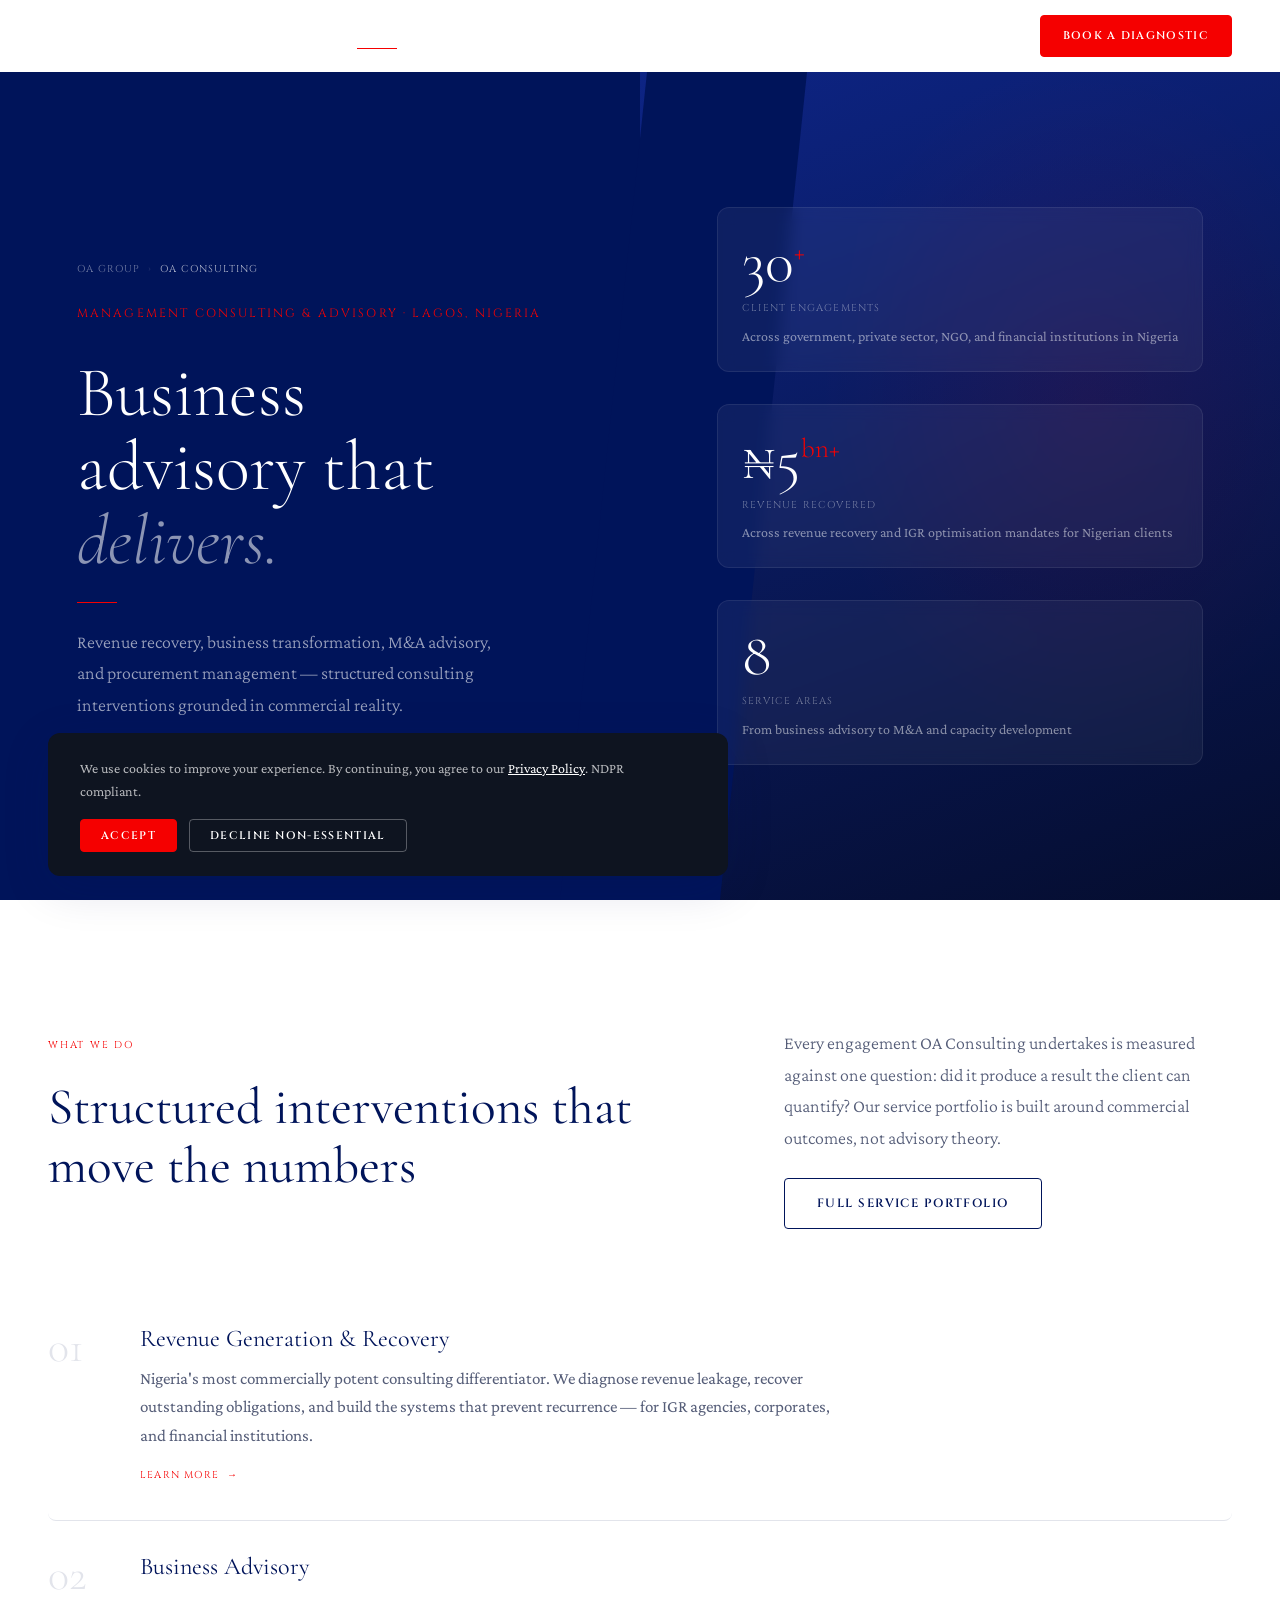
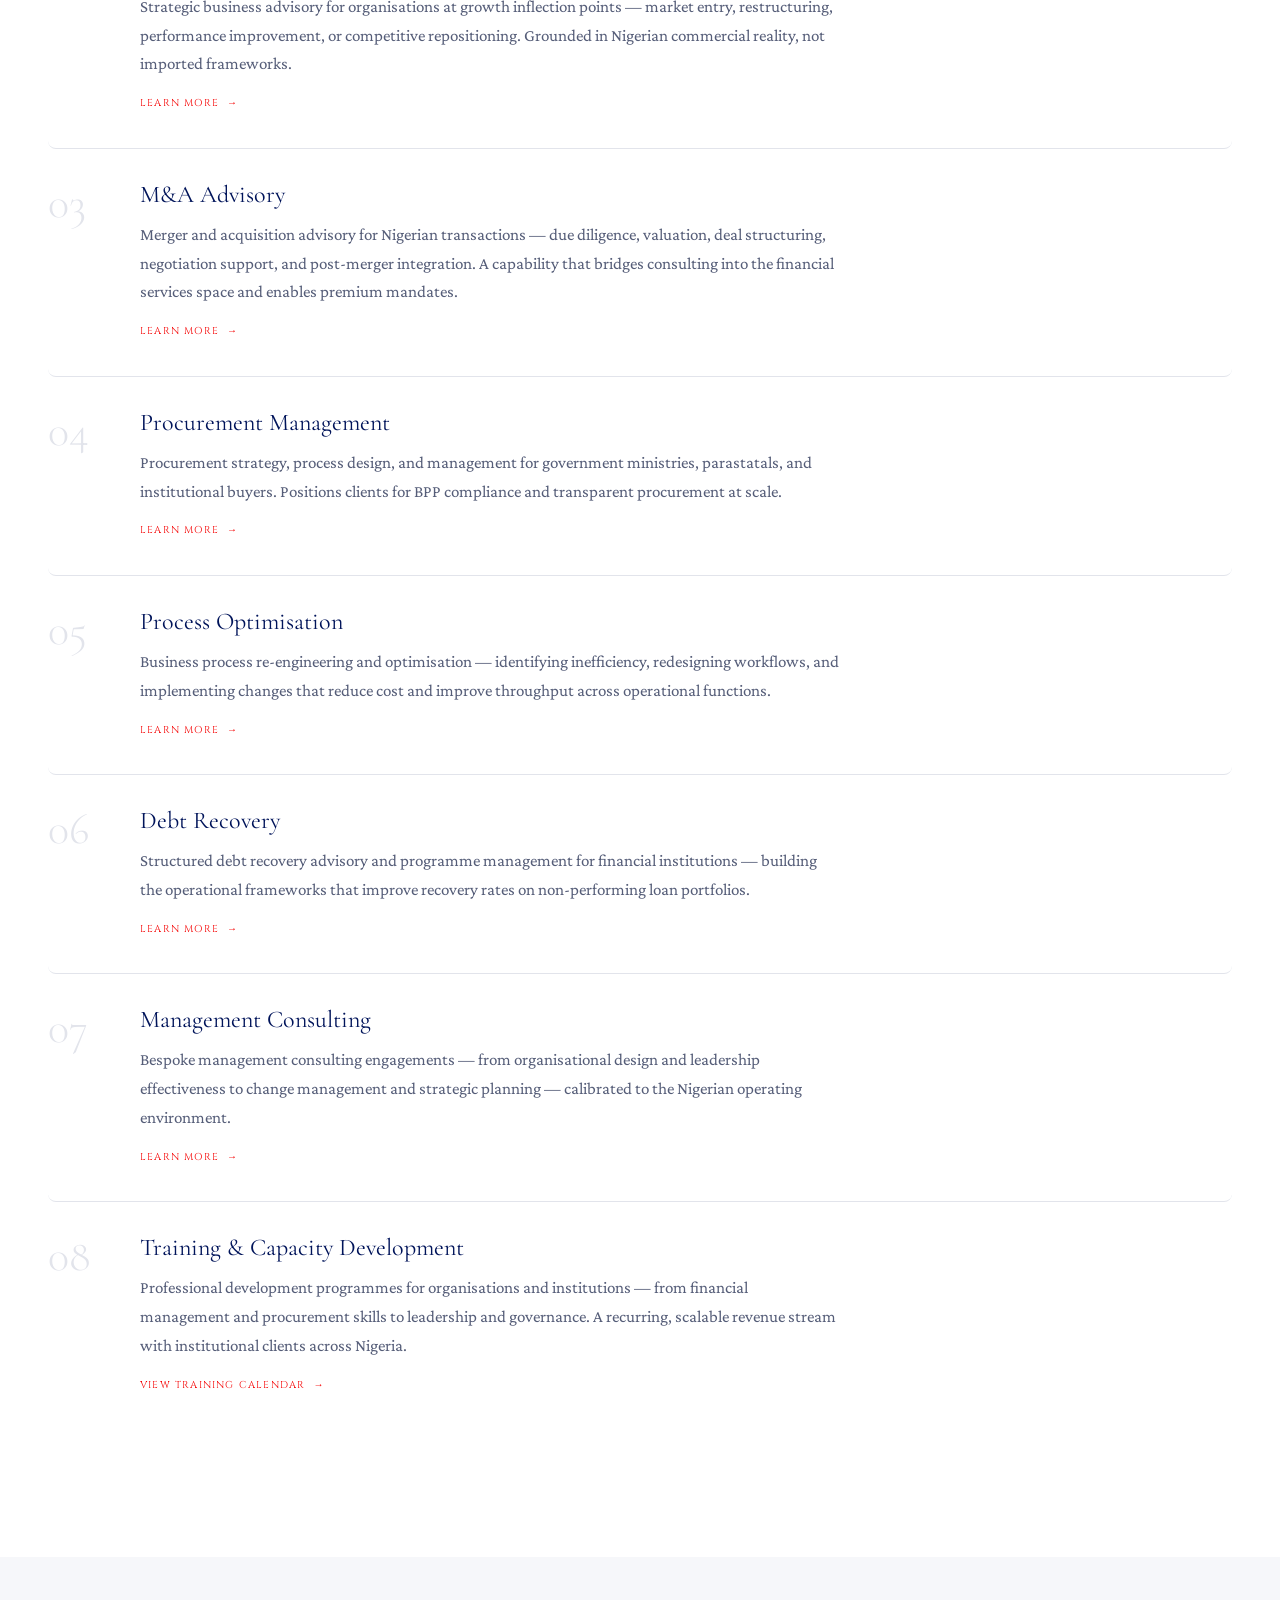
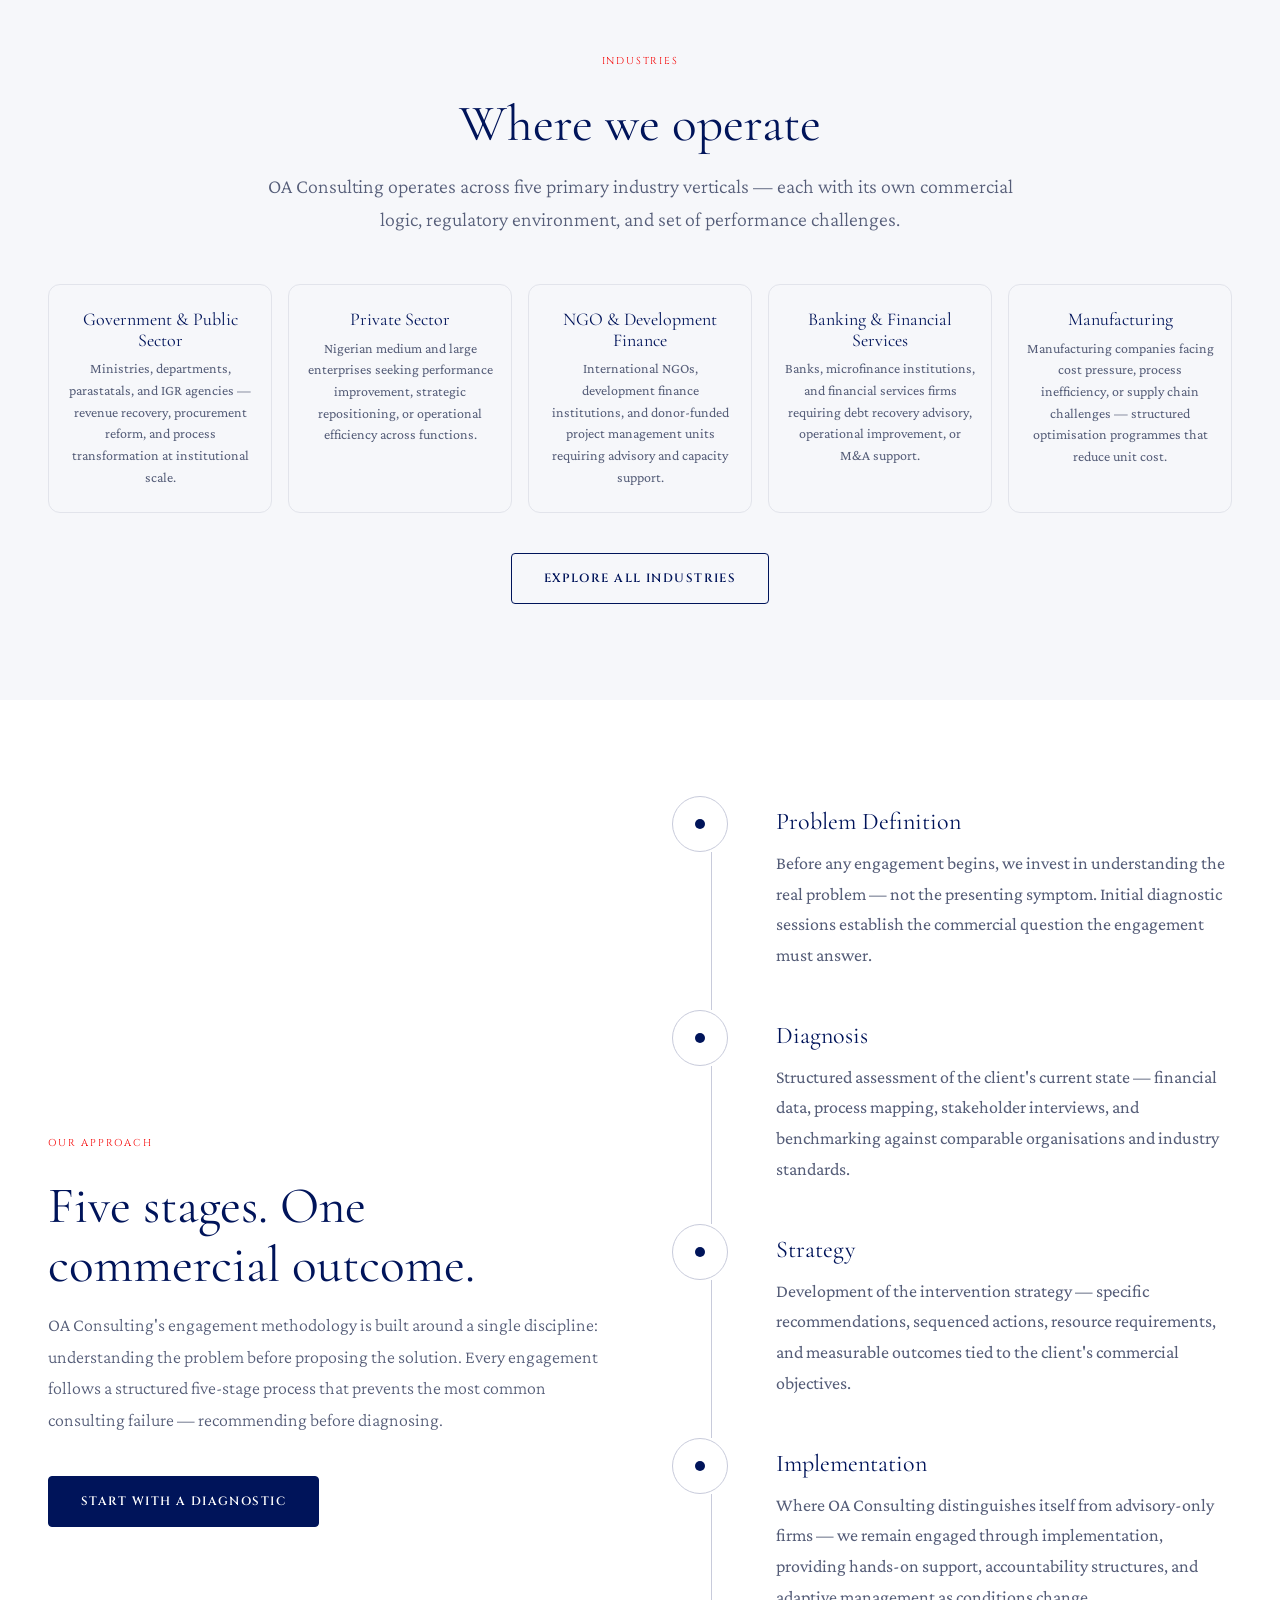
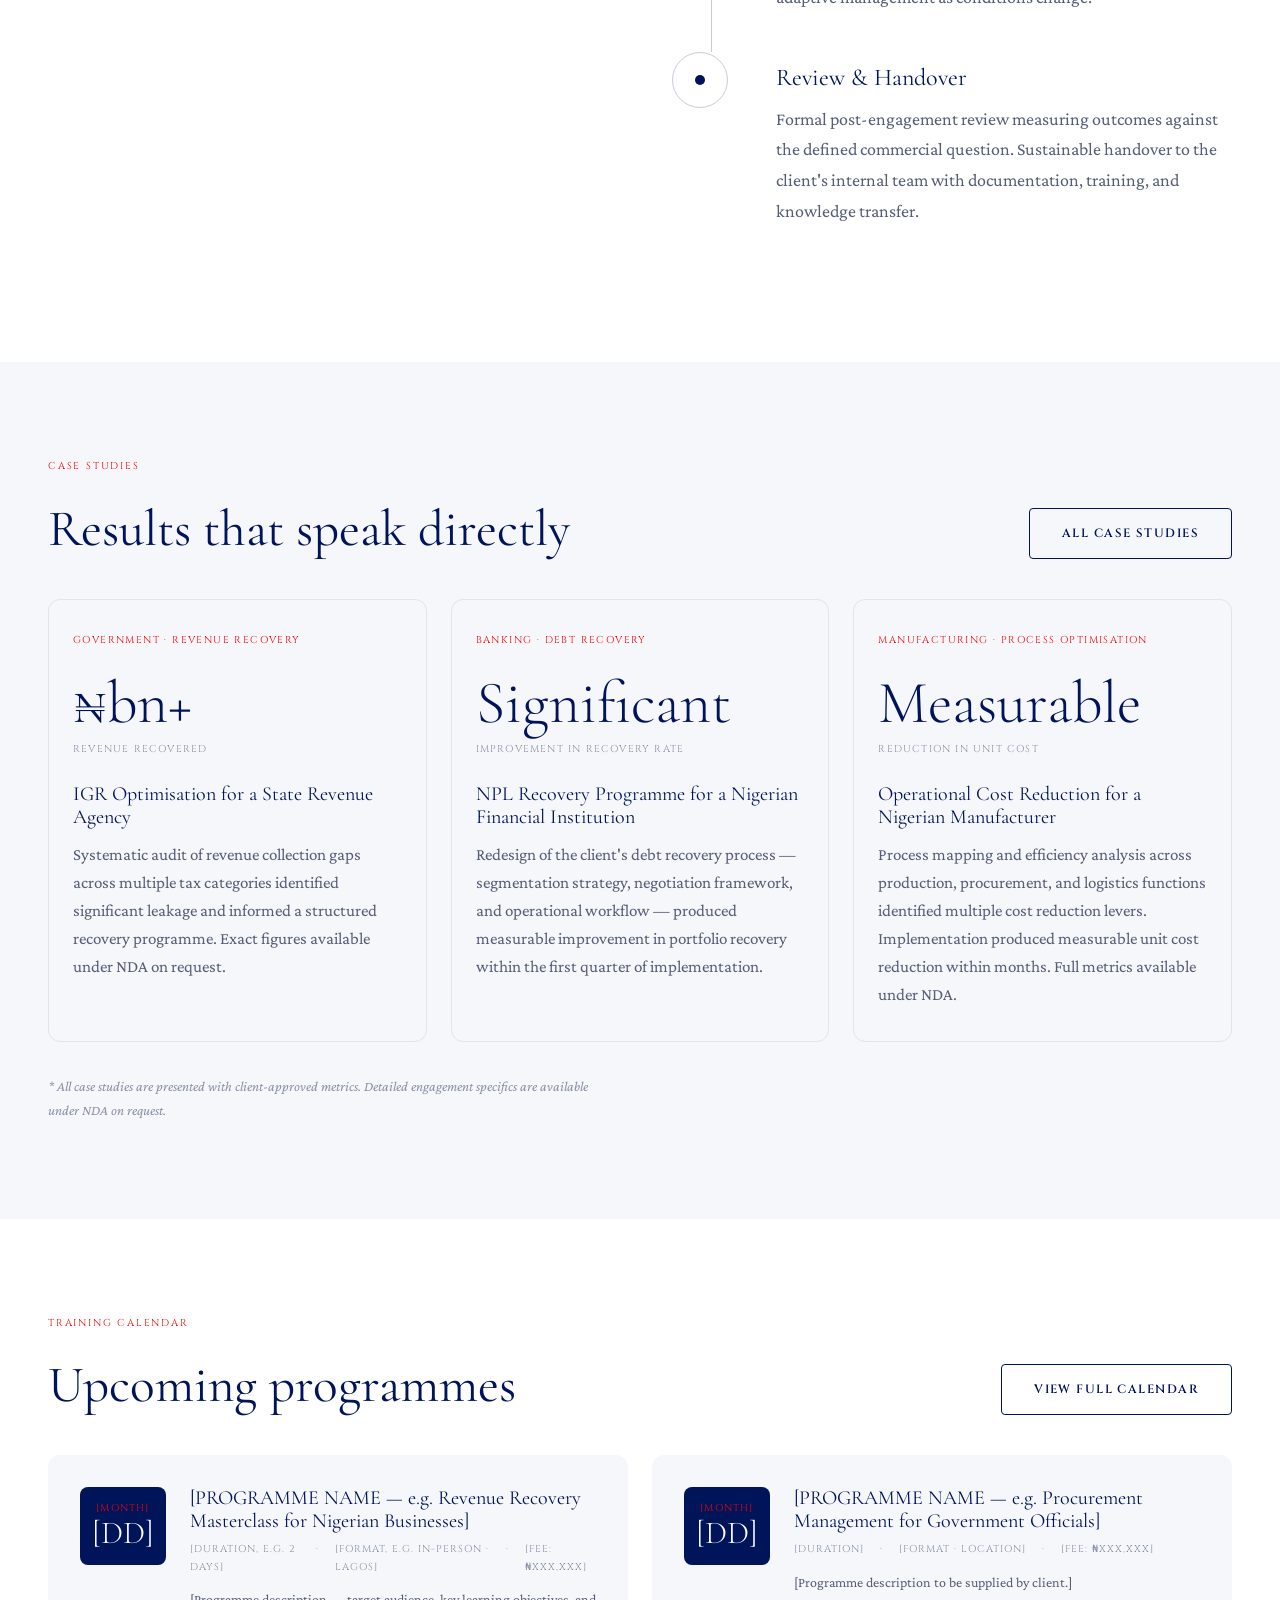
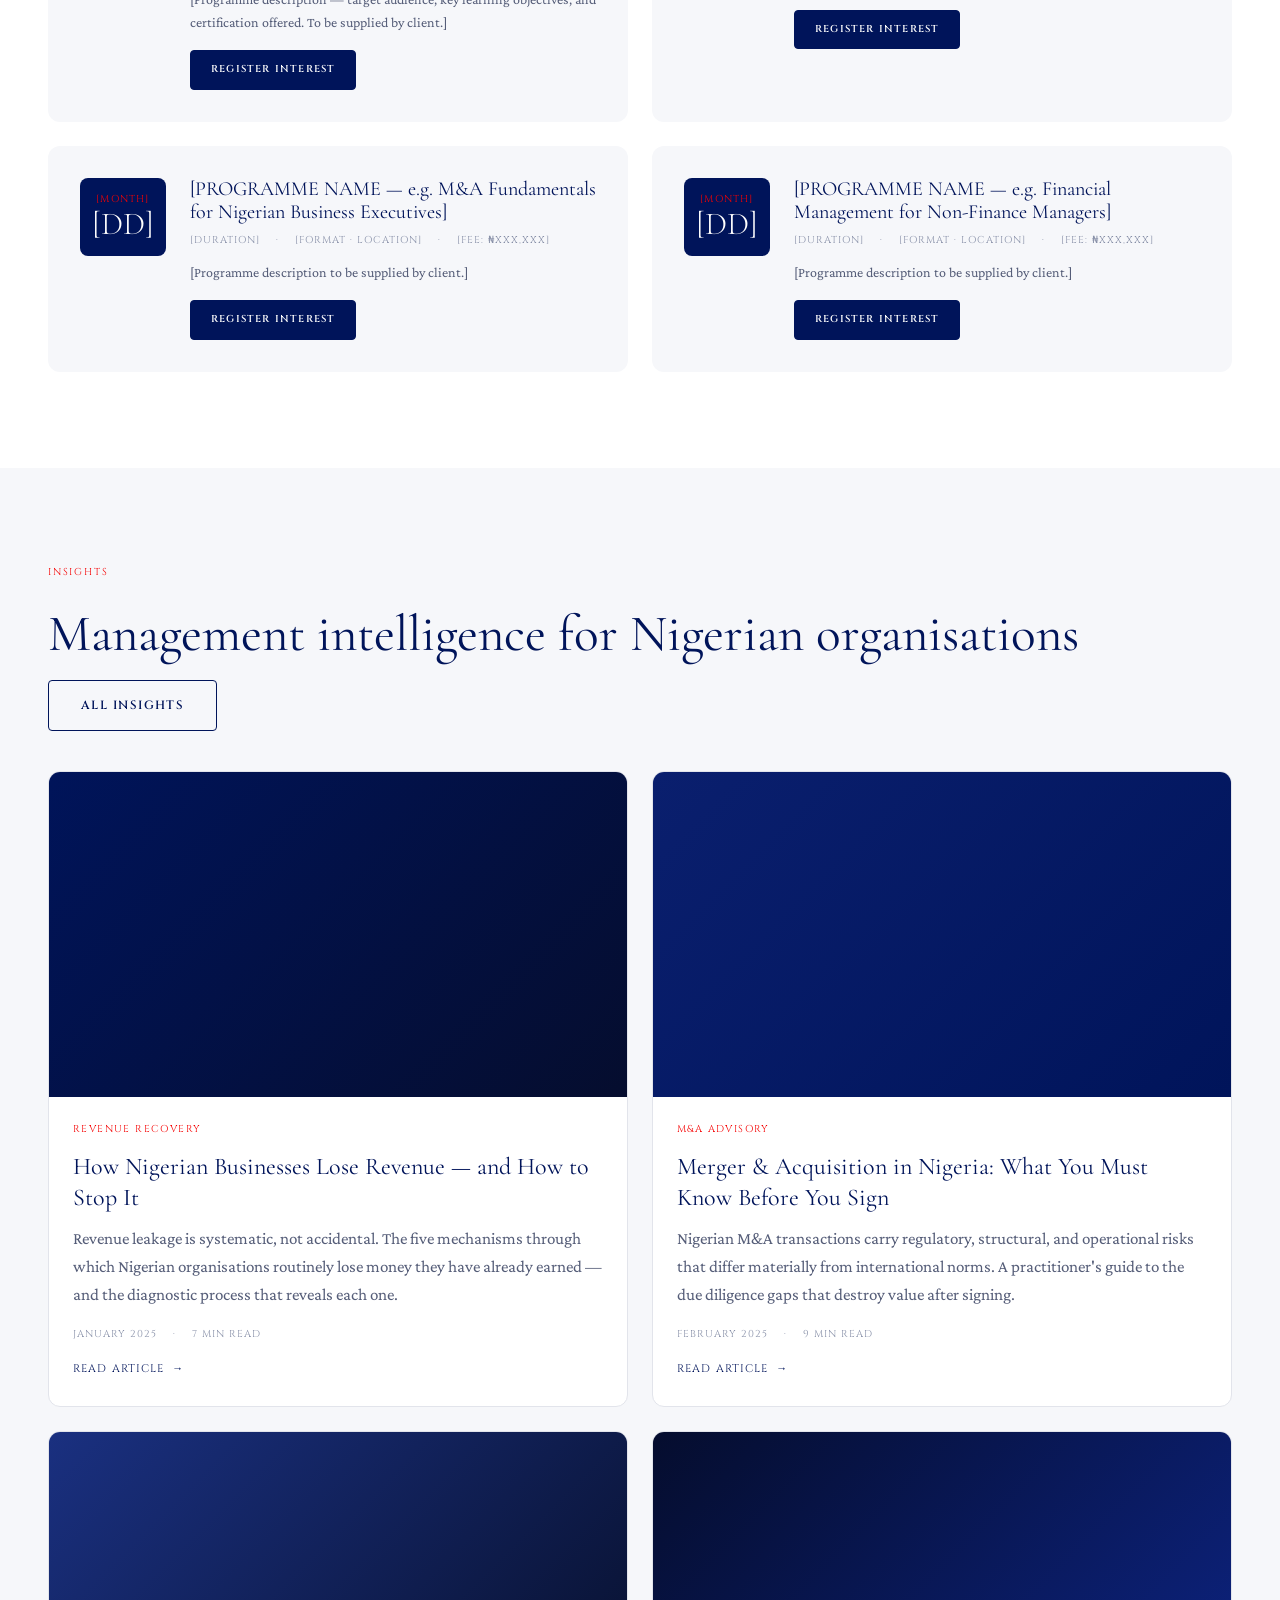
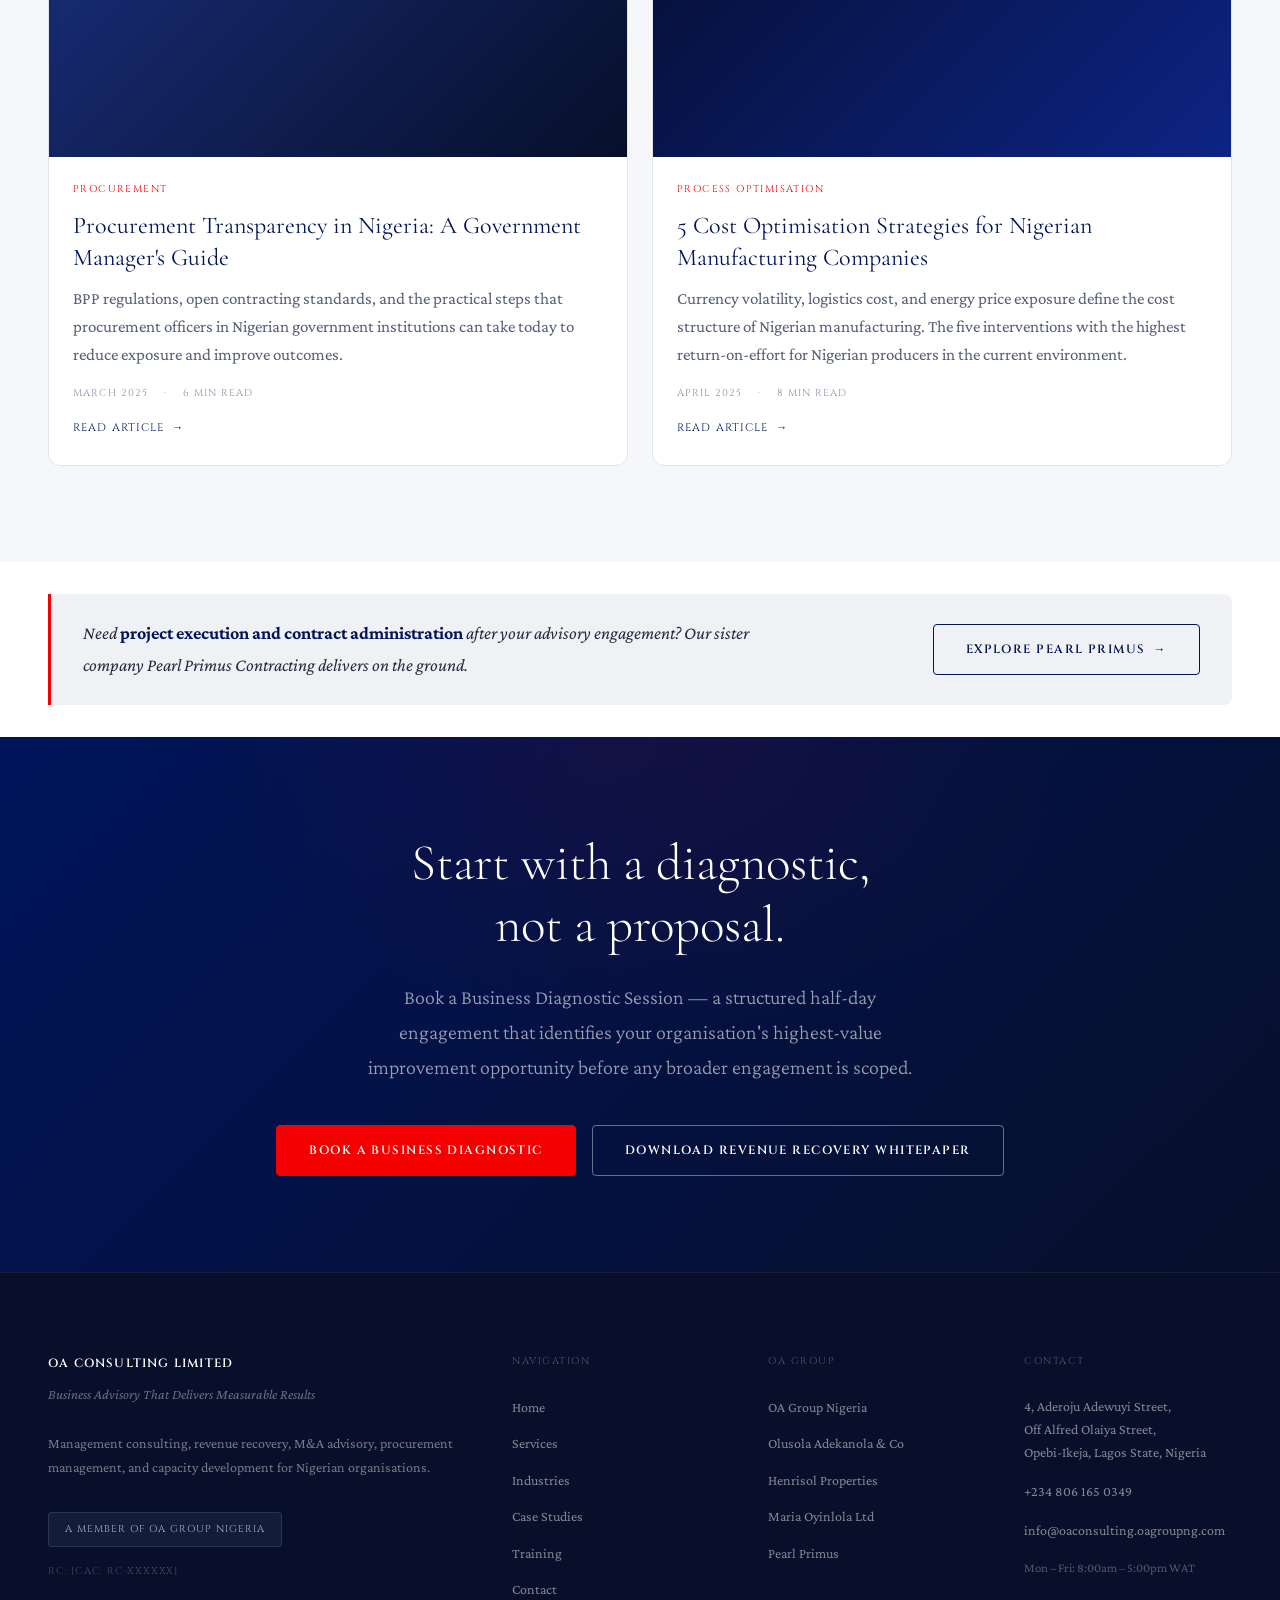
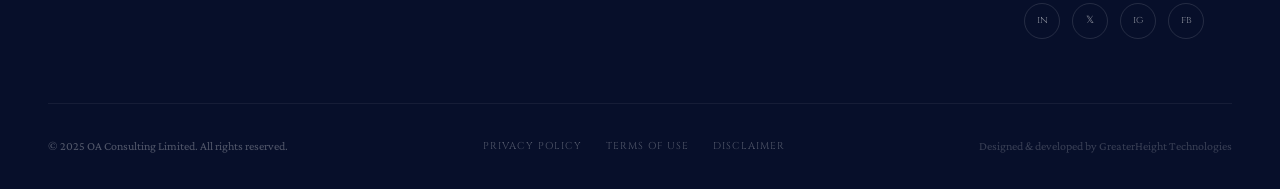
<file: index.html>
<!DOCTYPE html>
<html lang="en">
<head>
  <meta charset="UTF-8">
  <meta name="viewport" content="width=device-width, initial-scale=1.0">
  <title>OA Consulting Limited — Business Advisory & Management Consulting | Lagos, Nigeria</title>
  <meta name="description" content="Business advisory, revenue recovery, M&A advisory, procurement management, and training for Nigerian organisations. Measurable results. A member of OA Group Nigeria.">
  <link rel="canonical" href="https://oaconsulting.oagroupng.com/">
  <meta property="og:type" content="website">
  <meta property="og:title" content="OA Consulting Limited — Business Advisory That Delivers Measurable Results">
  <meta property="og:description" content="Revenue recovery, M&A advisory, procurement management, and business transformation for Nigerian organisations.">
  <meta property="og:url" content="https://oaconsulting.oagroupng.com/">
  <meta name="twitter:card" content="summary_large_image">
  <meta name="twitter:title" content="OA Consulting Limited">
  <meta name="twitter:description" content="Business advisory that delivers measurable results for Nigerian organisations.">
  <link rel="preconnect" href="https://fonts.googleapis.com">
  <link rel="preconnect" href="https://fonts.gstatic.com" crossorigin>
  <link href="https://fonts.googleapis.com/css2?family=Cinzel:wght@400;600;700&family=Cormorant+Garamond:ital,wght@0,300;0,400;0,600;1,300;1,400&family=Crimson+Pro:ital,wght@0,300;0,400;0,500;0,600;1,300;1,400&display=swap" rel="stylesheet">
  <link rel="stylesheet" href="/css/variables.css">
  <link rel="stylesheet" href="/css/styles.css">
  <link rel="stylesheet" href="/css/animations.css">
  <link rel="stylesheet" href="/css/responsive.css">
  <script type="application/ld+json">
  {
    "@context": "https://schema.org",
    "@type": "ProfessionalService",
    "name": "OA Consulting Limited",
    "description": "Business advisory, revenue recovery, M&A advisory, procurement management, and capacity development for Nigerian organisations.",
    "url": "https://oaconsulting.oagroupng.com",
    "telephone": "+2348061650349",
    "email": "info@oaconsulting.oagroupng.com",
    "address": {
      "@type": "PostalAddress",
      "streetAddress": "4, Aderoju Adewuyi Street, Off Alfred Olaiya Street, Opebi-Ikeja",
      "addressLocality": "Lagos",
      "addressRegion": "Lagos State",
      "addressCountry": "NG"
    },
    "memberOf": {
      "@type": "Organization",
      "name": "OA Group Nigeria",
      "url": "https://oagroupng.com"
    },
    "areaServed": "Nigeria",
    "serviceType": ["Business Advisory", "Revenue Recovery", "Management Consulting", "M&A Advisory", "Procurement Management", "Training"],
    "sameAs": ["https://linkedin.com/company/oagroupng", "https://x.com/oagroupng"]
  }
  </script>
</head>
<body>
  <a href="#main" class="skip-link">Skip to main content</a>

  <!-- Navigation -->
  <nav class="nav nav--scrolled" id="mainNav" role="navigation" aria-label="Main navigation">
    <div class="nav__inner">
      <a href="/" class="nav__logo" aria-label="OA Consulting Limited home">
        <span class="nav__logo-name">OA Consulting Limited</span>
        <span class="nav__logo-sub">A Member of OA Group Nigeria</span>
      </a>
      <div class="nav__links" role="list">
        <a href="/" class="nav__link nav__link--active" role="listitem">Home</a>
        <a href="/services/" class="nav__link" role="listitem">Services</a>
        <a href="/industries/" class="nav__link" role="listitem">Industries</a>
        <a href="/case-studies/" class="nav__link" role="listitem">Case Studies</a>
        <a href="/training/" class="nav__link" role="listitem">Training</a>
        <a href="/contact/" class="nav__link" role="listitem">Contact</a>
      </div>
      <a href="/contact/" class="nav__cta">Book a Diagnostic</a>
      <button class="nav__hamburger" id="navHamburger" aria-label="Open menu" aria-expanded="false" aria-controls="mobileMenu">
        <span></span><span></span><span></span>
      </button>
    </div>
  </nav>

  <!-- Mobile Menu -->
  <div class="nav__mobile" id="mobileMenu" role="dialog" aria-label="Mobile navigation">
    <a href="/" class="nav__link">Home</a>
    <a href="/services/" class="nav__link">Services</a>
    <a href="/industries/" class="nav__link">Industries</a>
    <a href="/case-studies/" class="nav__link">Case Studies</a>
    <a href="/training/" class="nav__link">Training</a>
    <a href="/contact/" class="nav__link">Contact</a>
    <a href="/contact/" class="nav__cta">Book a Diagnostic</a>
  </div>

  <main id="main">

    <!-- ── HERO — Diagonal Split ── -->
    <section class="hero" aria-label="Hero">
      <!-- Left: Content -->
      <div class="hero__left">
        <div class="hero__content-left">
          <nav aria-label="Breadcrumb" class="breadcrumb">
            <a href="https://oagroupng.com">OA Group</a>
            <span class="breadcrumb__sep" aria-hidden="true">›</span>
            <span class="breadcrumb__current">OA Consulting</span>
          </nav>
          <span class="hero__since">Management Consulting & Advisory · Lagos, Nigeria</span>
          <h1 class="hero__headline">Business<br>advisory that<br><em>delivers.</em></h1>
          <div class="hero__divider" aria-hidden="true"></div>
          <p class="hero__sub">Revenue recovery, business transformation, M&A advisory, and procurement management — structured consulting interventions grounded in commercial reality.</p>
          <div class="hero__actions">
            <a href="/contact/" class="btn btn-red">Book a Business Diagnostic</a>
            <a href="/services/" class="btn btn-ghost">Our Services</a>
          </div>
        </div>
      </div>
      <!-- Right: Metric Cards -->
      <div class="hero__right" aria-hidden="true">
        <div class="hero__right-img"></div>
        <div class="hero__right-content">
          <div class="hero-metric">
            <div class="hero-metric__num">30<sup>+</sup></div>
            <div class="hero-metric__label">Client Engagements</div>
            <div class="hero-metric__desc">Across government, private sector, NGO, and financial institutions in Nigeria</div>
          </div>
          <div class="hero-metric">
            <div class="hero-metric__num">₦5<sup>bn+</sup></div>
            <div class="hero-metric__label">Revenue Recovered</div>
            <div class="hero-metric__desc">Across revenue recovery and IGR optimisation mandates for Nigerian clients</div>
          </div>
          <div class="hero-metric">
            <div class="hero-metric__num">8</div>
            <div class="hero-metric__label">Service Areas</div>
            <div class="hero-metric__desc">From business advisory to M&A and capacity development</div>
          </div>
        </div>
      </div>
    </section>

    <!-- ── SERVICES ── -->
    <section class="section section--lg" id="services" aria-label="Services">
      <div class="container">
        <div class="two-col two-col--wide" style="margin-bottom: var(--sp-16);">
          <div>
            <span class="section-label reveal">What We Do</span>
            <h2 class="section-title reveal reveal--delay-1">Structured interventions that move the numbers</h2>
          </div>
          <div>
            <p class="section-body reveal reveal--delay-2">Every engagement OA Consulting undertakes is measured against one question: did it produce a result the client can quantify? Our service portfolio is built around commercial outcomes, not advisory theory.</p>
            <a href="/services/" class="btn btn-secondary reveal" style="margin-top: var(--sp-6);">Full Service Portfolio</a>
          </div>
        </div>

        <div>
          <div class="service-row reveal">
            <div class="service-row__num" aria-hidden="true">01</div>
            <div class="service-row__body">
              <h3 class="service-row__name">Revenue Generation & Recovery</h3>
              <p class="service-row__desc">Nigeria's most commercially potent consulting differentiator. We diagnose revenue leakage, recover outstanding obligations, and build the systems that prevent recurrence — for IGR agencies, corporates, and financial institutions.</p>
              <a href="/services/" class="service-row__cta">Learn more <span aria-hidden="true">→</span></a>
            </div>
          </div>
          <div class="service-row reveal">
            <div class="service-row__num" aria-hidden="true">02</div>
            <div class="service-row__body">
              <h3 class="service-row__name">Business Advisory</h3>
              <p class="service-row__desc">Strategic business advisory for organisations at growth inflection points — market entry, restructuring, performance improvement, or competitive repositioning. Grounded in Nigerian commercial reality, not imported frameworks.</p>
              <a href="/services/" class="service-row__cta">Learn more <span aria-hidden="true">→</span></a>
            </div>
          </div>
          <div class="service-row reveal">
            <div class="service-row__num" aria-hidden="true">03</div>
            <div class="service-row__body">
              <h3 class="service-row__name">M&A Advisory</h3>
              <p class="service-row__desc">Merger and acquisition advisory for Nigerian transactions — due diligence, valuation, deal structuring, negotiation support, and post-merger integration. A capability that bridges consulting into the financial services space and enables premium mandates.</p>
              <a href="/services/" class="service-row__cta">Learn more <span aria-hidden="true">→</span></a>
            </div>
          </div>
          <div class="service-row reveal">
            <div class="service-row__num" aria-hidden="true">04</div>
            <div class="service-row__body">
              <h3 class="service-row__name">Procurement Management</h3>
              <p class="service-row__desc">Procurement strategy, process design, and management for government ministries, parastatals, and institutional buyers. Positions clients for BPP compliance and transparent procurement at scale.</p>
              <a href="/services/" class="service-row__cta">Learn more <span aria-hidden="true">→</span></a>
            </div>
          </div>
          <div class="service-row reveal">
            <div class="service-row__num" aria-hidden="true">05</div>
            <div class="service-row__body">
              <h3 class="service-row__name">Process Optimisation</h3>
              <p class="service-row__desc">Business process re-engineering and optimisation — identifying inefficiency, redesigning workflows, and implementing changes that reduce cost and improve throughput across operational functions.</p>
              <a href="/services/" class="service-row__cta">Learn more <span aria-hidden="true">→</span></a>
            </div>
          </div>
          <div class="service-row reveal">
            <div class="service-row__num" aria-hidden="true">06</div>
            <div class="service-row__body">
              <h3 class="service-row__name">Debt Recovery</h3>
              <p class="service-row__desc">Structured debt recovery advisory and programme management for financial institutions — building the operational frameworks that improve recovery rates on non-performing loan portfolios.</p>
              <a href="/services/" class="service-row__cta">Learn more <span aria-hidden="true">→</span></a>
            </div>
          </div>
          <div class="service-row reveal">
            <div class="service-row__num" aria-hidden="true">07</div>
            <div class="service-row__body">
              <h3 class="service-row__name">Management Consulting</h3>
              <p class="service-row__desc">Bespoke management consulting engagements — from organisational design and leadership effectiveness to change management and strategic planning — calibrated to the Nigerian operating environment.</p>
              <a href="/services/" class="service-row__cta">Learn more <span aria-hidden="true">→</span></a>
            </div>
          </div>
          <div class="service-row reveal">
            <div class="service-row__num" aria-hidden="true">08</div>
            <div class="service-row__body">
              <h3 class="service-row__name">Training & Capacity Development</h3>
              <p class="service-row__desc">Professional development programmes for organisations and institutions — from financial management and procurement skills to leadership and governance. A recurring, scalable revenue stream with institutional clients across Nigeria.</p>
              <a href="/training/" class="service-row__cta">View training calendar <span aria-hidden="true">→</span></a>
            </div>
          </div>
        </div>
      </div>
    </section>

    <!-- ── INDUSTRIES ── -->
    <section class="section" style="background: var(--off-white);" id="industries" aria-label="Industries served">
      <div class="container">
        <div style="text-align: center; margin-bottom: var(--sp-12);">
          <span class="section-label reveal">Industries</span>
          <h2 class="section-title reveal reveal--delay-1" style="margin: 0 auto var(--sp-4);">Where we operate</h2>
          <p class="lead reveal reveal--delay-2" style="margin: 0 auto; text-align: center;">OA Consulting operates across five primary industry verticals — each with its own commercial logic, regulatory environment, and set of performance challenges.</p>
        </div>
        <div class="industry-grid">
          <div class="industry-card reveal">
            <h3 class="industry-card__name">Government & Public Sector</h3>
            <p class="industry-card__desc">Ministries, departments, parastatals, and IGR agencies — revenue recovery, procurement reform, and process transformation at institutional scale.</p>
          </div>
          <div class="industry-card reveal reveal--delay-1">
            <h3 class="industry-card__name">Private Sector</h3>
            <p class="industry-card__desc">Nigerian medium and large enterprises seeking performance improvement, strategic repositioning, or operational efficiency across functions.</p>
          </div>
          <div class="industry-card reveal reveal--delay-2">
            <h3 class="industry-card__name">NGO & Development Finance</h3>
            <p class="industry-card__desc">International NGOs, development finance institutions, and donor-funded project management units requiring advisory and capacity support.</p>
          </div>
          <div class="industry-card reveal reveal--delay-3">
            <h3 class="industry-card__name">Banking & Financial Services</h3>
            <p class="industry-card__desc">Banks, microfinance institutions, and financial services firms requiring debt recovery advisory, operational improvement, or M&A support.</p>
          </div>
          <div class="industry-card reveal reveal--delay-4">
            <h3 class="industry-card__name">Manufacturing</h3>
            <p class="industry-card__desc">Manufacturing companies facing cost pressure, process inefficiency, or supply chain challenges — structured optimisation programmes that reduce unit cost.</p>
          </div>
        </div>
        <div style="text-align: center; margin-top: var(--sp-10);">
          <a href="/industries/" class="btn btn-secondary reveal">Explore All Industries</a>
        </div>
      </div>
    </section>

    <!-- ── APPROACH ── -->
    <section class="section" id="approach" aria-label="Our consulting approach">
      <div class="container">
        <div class="two-col">
          <div>
            <span class="section-label reveal">Our Approach</span>
            <h2 class="section-title reveal reveal--delay-1" style="margin-bottom: var(--sp-4);">Five stages. One commercial outcome.</h2>
            <p class="section-body reveal reveal--delay-2" style="margin-bottom: var(--sp-10);">OA Consulting's engagement methodology is built around a single discipline: understanding the problem before proposing the solution. Every engagement follows a structured five-stage process that prevents the most common consulting failure — recommending before diagnosing.</p>
            <a href="/contact/" class="btn btn-primary reveal reveal--delay-3">Start with a Diagnostic</a>
          </div>
          <div class="approach-steps reveal reveal--delay-1">
            <div class="approach-step">
              <div class="approach-step__marker" aria-hidden="true"><div class="approach-step__marker-inner"></div></div>
              <div class="approach-step__body">
                <h3 class="approach-step__title">Problem Definition</h3>
                <p class="approach-step__desc">Before any engagement begins, we invest in understanding the real problem — not the presenting symptom. Initial diagnostic sessions establish the commercial question the engagement must answer.</p>
              </div>
            </div>
            <div class="approach-step">
              <div class="approach-step__marker" aria-hidden="true"><div class="approach-step__marker-inner"></div></div>
              <div class="approach-step__body">
                <h3 class="approach-step__title">Diagnosis</h3>
                <p class="approach-step__desc">Structured assessment of the client's current state — financial data, process mapping, stakeholder interviews, and benchmarking against comparable organisations and industry standards.</p>
              </div>
            </div>
            <div class="approach-step">
              <div class="approach-step__marker" aria-hidden="true"><div class="approach-step__marker-inner"></div></div>
              <div class="approach-step__body">
                <h3 class="approach-step__title">Strategy</h3>
                <p class="approach-step__desc">Development of the intervention strategy — specific recommendations, sequenced actions, resource requirements, and measurable outcomes tied to the client's commercial objectives.</p>
              </div>
            </div>
            <div class="approach-step">
              <div class="approach-step__marker" aria-hidden="true"><div class="approach-step__marker-inner"></div></div>
              <div class="approach-step__body">
                <h3 class="approach-step__title">Implementation</h3>
                <p class="approach-step__desc">Where OA Consulting distinguishes itself from advisory-only firms — we remain engaged through implementation, providing hands-on support, accountability structures, and adaptive management as conditions change.</p>
              </div>
            </div>
            <div class="approach-step">
              <div class="approach-step__marker" aria-hidden="true"><div class="approach-step__marker-inner"></div></div>
              <div class="approach-step__body">
                <h3 class="approach-step__title">Review & Handover</h3>
                <p class="approach-step__desc">Formal post-engagement review measuring outcomes against the defined commercial question. Sustainable handover to the client's internal team with documentation, training, and knowledge transfer.</p>
              </div>
            </div>
          </div>
        </div>
      </div>
    </section>

    <!-- ── CASE STUDIES ── -->
    <section class="section" style="background: var(--off-white);" id="case-studies" aria-label="Selected case studies">
      <div class="container">
        <div style="display: flex; justify-content: space-between; align-items: flex-end; margin-bottom: var(--sp-10); flex-wrap: wrap; gap: var(--sp-4);">
          <div>
            <span class="section-label reveal">Case Studies</span>
            <h2 class="section-title reveal reveal--delay-1" style="margin-bottom: 0;">Results that speak directly</h2>
          </div>
          <a href="/case-studies/" class="btn btn-secondary reveal">All Case Studies</a>
        </div>
        <div class="case-study-grid">
          <article class="case-study-card reveal">
            <div class="case-study-card__sector">Government · Revenue Recovery</div>
            <div class="case-study-card__metric">₦bn+</div>
            <div class="case-study-card__metric-label">Revenue Recovered</div>
            <h3 class="case-study-card__title">IGR Optimisation for a State Revenue Agency</h3>
            <p class="case-study-card__desc">Systematic audit of revenue collection gaps across multiple tax categories identified significant leakage and informed a structured recovery programme. Exact figures available under NDA on request.</p>
          </article>
          <article class="case-study-card reveal reveal--delay-1">
            <div class="case-study-card__sector">Banking · Debt Recovery</div>
            <div class="case-study-card__metric">Significant</div>
            <div class="case-study-card__metric-label">Improvement in Recovery Rate</div>
            <h3 class="case-study-card__title">NPL Recovery Programme for a Nigerian Financial Institution</h3>
            <p class="case-study-card__desc">Redesign of the client's debt recovery process — segmentation strategy, negotiation framework, and operational workflow — produced measurable improvement in portfolio recovery within the first quarter of implementation.</p>
          </article>
          <article class="case-study-card reveal reveal--delay-2">
            <div class="case-study-card__sector">Manufacturing · Process Optimisation</div>
            <div class="case-study-card__metric">Measurable</div>
            <div class="case-study-card__metric-label">Reduction in Unit Cost</div>
            <h3 class="case-study-card__title">Operational Cost Reduction for a Nigerian Manufacturer</h3>
            <p class="case-study-card__desc">Process mapping and efficiency analysis across production, procurement, and logistics functions identified multiple cost reduction levers. Implementation produced measurable unit cost reduction within months. Full metrics available under NDA.</p>
          </article>
        </div>
        <p style="font-family: var(--font-body); font-size: var(--text-sm); color: var(--grey-400); margin-top: var(--sp-8); font-style: italic;">
          * All case studies are presented with client-approved metrics. Detailed engagement specifics are available under NDA on request.
        </p>
      </div>
    </section>

    <!-- ── TRAINING ── -->
    <section class="section" id="training" aria-label="Training programmes">
      <div class="container">
        <div style="display: flex; justify-content: space-between; align-items: flex-end; margin-bottom: var(--sp-10); flex-wrap: wrap; gap: var(--sp-4);">
          <div>
            <span class="section-label reveal">Training Calendar</span>
            <h2 class="section-title reveal reveal--delay-1" style="margin-bottom: 0;">Upcoming programmes</h2>
          </div>
          <a href="/training/" class="btn btn-secondary reveal">View Full Calendar</a>
        </div>
        <div class="training-grid">
          <div class="training-card reveal">
            <div class="training-card__date-block">
              <div class="training-card__date-month">[Month]</div>
              <div class="training-card__date-day">[DD]</div>
            </div>
            <div>
              <h3 class="training-card__title">[PROGRAMME NAME — e.g. Revenue Recovery Masterclass for Nigerian Businesses]</h3>
              <div class="training-card__meta">
                <span>[Duration, e.g. 2 Days]</span>
                <span>·</span>
                <span>[Format, e.g. In-Person · Lagos]</span>
                <span>·</span>
                <span>[Fee: ₦XXX,XXX]</span>
              </div>
              <p class="training-card__desc">[Programme description — target audience, key learning objectives, and certification offered. To be supplied by client.]</p>
              <a href="/training/" class="btn btn-primary" style="font-size: 10px; padding: 0.625rem 1.25rem;">Register Interest</a>
            </div>
          </div>
          <div class="training-card reveal reveal--delay-1">
            <div class="training-card__date-block">
              <div class="training-card__date-month">[Month]</div>
              <div class="training-card__date-day">[DD]</div>
            </div>
            <div>
              <h3 class="training-card__title">[PROGRAMME NAME — e.g. Procurement Management for Government Officials]</h3>
              <div class="training-card__meta">
                <span>[Duration]</span>
                <span>·</span>
                <span>[Format · Location]</span>
                <span>·</span>
                <span>[Fee: ₦XXX,XXX]</span>
              </div>
              <p class="training-card__desc">[Programme description to be supplied by client.]</p>
              <a href="/training/" class="btn btn-primary" style="font-size: 10px; padding: 0.625rem 1.25rem;">Register Interest</a>
            </div>
          </div>
          <div class="training-card reveal reveal--delay-2">
            <div class="training-card__date-block">
              <div class="training-card__date-month">[Month]</div>
              <div class="training-card__date-day">[DD]</div>
            </div>
            <div>
              <h3 class="training-card__title">[PROGRAMME NAME — e.g. M&A Fundamentals for Nigerian Business Executives]</h3>
              <div class="training-card__meta">
                <span>[Duration]</span>
                <span>·</span>
                <span>[Format · Location]</span>
                <span>·</span>
                <span>[Fee: ₦XXX,XXX]</span>
              </div>
              <p class="training-card__desc">[Programme description to be supplied by client.]</p>
              <a href="/training/" class="btn btn-primary" style="font-size: 10px; padding: 0.625rem 1.25rem;">Register Interest</a>
            </div>
          </div>
          <div class="training-card reveal reveal--delay-3">
            <div class="training-card__date-block">
              <div class="training-card__date-month">[Month]</div>
              <div class="training-card__date-day">[DD]</div>
            </div>
            <div>
              <h3 class="training-card__title">[PROGRAMME NAME — e.g. Financial Management for Non-Finance Managers]</h3>
              <div class="training-card__meta">
                <span>[Duration]</span>
                <span>·</span>
                <span>[Format · Location]</span>
                <span>·</span>
                <span>[Fee: ₦XXX,XXX]</span>
              </div>
              <p class="training-card__desc">[Programme description to be supplied by client.]</p>
              <a href="/training/" class="btn btn-primary" style="font-size: 10px; padding: 0.625rem 1.25rem;">Register Interest</a>
            </div>
          </div>
        </div>
      </div>
    </section>

    <!-- ── INSIGHTS ── -->
    <section class="section" style="background: var(--off-white);" id="insights" aria-label="Insights and publications">
      <div class="container">
        <div style="display: flex; justify-content: space-between; align-items: flex-end; margin-bottom: var(--sp-10); flex-wrap: wrap; gap: var(--sp-4);">
          <div>
            <span class="section-label reveal">Insights</span>
            <h2 class="section-title reveal reveal--delay-1" style="margin-bottom: 0;">Management intelligence for Nigerian organisations</h2>
          </div>
          <a href="/insights/" class="btn btn-secondary reveal">All Insights</a>
        </div>
        <div class="blog-grid">
          <article class="blog-card reveal">
            <div class="blog-card__img" style="background: linear-gradient(135deg, #00145A 0%, #050D2E 100%);"></div>
            <div class="blog-card__body">
              <span class="blog-card__cat">Revenue Recovery</span>
              <h3 class="blog-card__title">How Nigerian Businesses Lose Revenue — and How to Stop It</h3>
              <p class="blog-card__excerpt">Revenue leakage is systematic, not accidental. The five mechanisms through which Nigerian organisations routinely lose money they have already earned — and the diagnostic process that reveals each one.</p>
              <div class="blog-card__meta"><span>January 2025</span><span>·</span><span>7 min read</span></div>
              <a href="/insights/" class="blog-card__link">Read Article <span aria-hidden="true">→</span></a>
            </div>
          </article>
          <article class="blog-card reveal reveal--delay-1">
            <div class="blog-card__img" style="background: linear-gradient(135deg, #0a1f6e 0%, #00145A 100%);"></div>
            <div class="blog-card__body">
              <span class="blog-card__cat">M&A Advisory</span>
              <h3 class="blog-card__title">Merger & Acquisition in Nigeria: What You Must Know Before You Sign</h3>
              <p class="blog-card__excerpt">Nigerian M&A transactions carry regulatory, structural, and operational risks that differ materially from international norms. A practitioner's guide to the due diligence gaps that destroy value after signing.</p>
              <div class="blog-card__meta"><span>February 2025</span><span>·</span><span>9 min read</span></div>
              <a href="/insights/" class="blog-card__link">Read Article <span aria-hidden="true">→</span></a>
            </div>
          </article>
          <article class="blog-card reveal reveal--delay-2">
            <div class="blog-card__img" style="background: linear-gradient(135deg, #1a3080 0%, #070F2A 100%);"></div>
            <div class="blog-card__body">
              <span class="blog-card__cat">Procurement</span>
              <h3 class="blog-card__title">Procurement Transparency in Nigeria: A Government Manager's Guide</h3>
              <p class="blog-card__excerpt">BPP regulations, open contracting standards, and the practical steps that procurement officers in Nigerian government institutions can take today to reduce exposure and improve outcomes.</p>
              <div class="blog-card__meta"><span>March 2025</span><span>·</span><span>6 min read</span></div>
              <a href="/insights/" class="blog-card__link">Read Article <span aria-hidden="true">→</span></a>
            </div>
          </article>
          <article class="blog-card reveal reveal--delay-3">
            <div class="blog-card__img" style="background: linear-gradient(135deg, #050D2E 0%, #0d2484 100%);"></div>
            <div class="blog-card__body">
              <span class="blog-card__cat">Process Optimisation</span>
              <h3 class="blog-card__title">5 Cost Optimisation Strategies for Nigerian Manufacturing Companies</h3>
              <p class="blog-card__excerpt">Currency volatility, logistics cost, and energy price exposure define the cost structure of Nigerian manufacturing. The five interventions with the highest return-on-effort for Nigerian producers in the current environment.</p>
              <div class="blog-card__meta"><span>April 2025</span><span>·</span><span>8 min read</span></div>
              <a href="/insights/" class="blog-card__link">Read Article <span aria-hidden="true">→</span></a>
            </div>
          </article>
        </div>
      </div>
    </section>

    <!-- ── CROSS-REFERRAL ── -->
    <section style="padding-block: var(--sp-8);" aria-label="Group cross-referral">
      <div class="container">
        <div class="cross-referral reveal">
          <p class="cross-referral__text">Need <strong>project execution and contract administration</strong> after your advisory engagement? Our sister company Pearl Primus Contracting delivers on the ground.</p>
          <a href="https://pearlprimus.oagroupng.com" class="btn btn-secondary" target="_blank" rel="noopener">Explore Pearl Primus <span aria-hidden="true">→</span></a>
        </div>
      </div>
    </section>

    <!-- ── CTA BANNER ── -->
    <section class="cta-banner" aria-label="Book a diagnostic">
      <div class="cta-banner__content">
        <h2 class="cta-banner__title reveal">Start with a diagnostic, not a proposal.</h2>
        <p class="cta-banner__sub reveal reveal--delay-1">Book a Business Diagnostic Session — a structured half-day engagement that identifies your organisation's highest-value improvement opportunity before any broader engagement is scoped.</p>
        <div class="cta-banner__actions reveal reveal--delay-2">
          <a href="/contact/" class="btn btn-red">Book a Business Diagnostic</a>
          <a href="/contact/" class="btn btn-ghost">Download Revenue Recovery Whitepaper</a>
        </div>
      </div>
    </section>

  </main>

  <!-- ── FOOTER ── -->
  <footer class="footer" role="contentinfo">
    <div class="container">
      <div class="footer__grid">
        <div>
          <div class="footer__brand-name">OA Consulting Limited</div>
          <div class="footer__brand-tag">Business Advisory That Delivers Measurable Results</div>
          <p class="footer__desc">Management consulting, revenue recovery, M&A advisory, procurement management, and capacity development for Nigerian organisations.</p>
          <a href="https://oagroupng.com" class="footer__group-badge" target="_blank" rel="noopener">A Member of OA Group Nigeria</a>
          <div class="footer__cac">RC: [CAC: RC-XXXXXX]</div>
        </div>
        <div>
          <div class="footer__col-title">Navigation</div>
          <nav class="footer__links" aria-label="Footer navigation">
            <a href="/" class="footer__link">Home</a>
            <a href="/services/" class="footer__link">Services</a>
            <a href="/industries/" class="footer__link">Industries</a>
            <a href="/case-studies/" class="footer__link">Case Studies</a>
            <a href="/training/" class="footer__link">Training</a>
            <a href="/contact/" class="footer__link">Contact</a>
          </nav>
        </div>
        <div>
          <div class="footer__col-title">OA Group</div>
          <nav class="footer__links" aria-label="OA Group companies">
            <a href="https://oagroupng.com" class="footer__link" target="_blank" rel="noopener">OA Group Nigeria</a>
            <a href="https://olusola-adekanola.oagroupng.com" class="footer__link" target="_blank" rel="noopener">Olusola Adekanola & Co</a>
            <a href="https://henrisol.oagroupng.com" class="footer__link" target="_blank" rel="noopener">Henrisol Properties</a>
            <a href="https://mol.oagroupng.com" class="footer__link" target="_blank" rel="noopener">Maria Oyinlola Ltd</a>
            <a href="https://pearlprimus.oagroupng.com" class="footer__link" target="_blank" rel="noopener">Pearl Primus</a>
          </nav>
        </div>
        <div>
          <div class="footer__col-title">Contact</div>
          <address style="font-style: normal;">
            <p class="footer__contact-item">4, Aderoju Adewuyi Street,<br>Off Alfred Olaiya Street,<br>Opebi-Ikeja, Lagos State, Nigeria</p>
            <p class="footer__contact-item"><a href="tel:+2348061650349" class="footer__link">+234 806 165 0349</a></p>
            <p class="footer__contact-item"><a href="mailto:info@oaconsulting.oagroupng.com" class="footer__link">info@oaconsulting.oagroupng.com</a></p>
            <p class="footer__contact-item" style="font-size: 0.8rem; color: rgba(255,255,255,0.3);">Mon – Fri: 8:00am – 5:00pm WAT</p>
          </address>
          <div class="footer__socials" aria-label="Social media links">
            <a href="https://linkedin.com/company/oagroupng" class="footer__social" aria-label="LinkedIn" target="_blank" rel="noopener">in</a>
            <a href="https://x.com/oagroupng" class="footer__social" aria-label="X / Twitter" target="_blank" rel="noopener">𝕏</a>
            <a href="https://instagram.com/oagroupng" class="footer__social" aria-label="Instagram" target="_blank" rel="noopener">ig</a>
            <a href="https://facebook.com/oagroupng" class="footer__social" aria-label="Facebook" target="_blank" rel="noopener">fb</a>
          </div>
        </div>
      </div>
      <div class="footer__bottom">
        <p class="footer__copy">© 2025 OA Consulting Limited. All rights reserved.</p>
        <nav class="footer__legal" aria-label="Legal links">
          <a href="/privacy/">Privacy Policy</a>
          <a href="/terms/">Terms of Use</a>
          <a href="/disclaimer/">Disclaimer</a>
        </nav>
        <p class="footer__dev">Designed & developed by GreaterHeight Technologies</p>
      </div>
    </div>
  </footer>

  <button id="backToTop" aria-label="Back to top" style="position:fixed;bottom:2rem;right:2rem;width:44px;height:44px;border-radius:50%;background:var(--navy);border:1px solid rgba(255,255,255,0.15);color:var(--white);font-size:18px;display:flex;align-items:center;justify-content:center;opacity:0;pointer-events:none;transition:opacity 0.3s;z-index:500;cursor:pointer;">↑</button>

  <div class="cookie-banner" id="cookieBanner" role="region" aria-label="Cookie consent">
    <p class="cookie-banner__text">We use cookies to improve your experience. By continuing, you agree to our <a href="/privacy/" style="color:var(--white);text-decoration:underline;">Privacy Policy</a>. NDPR compliant.</p>
    <div class="cookie-banner__actions">
      <button id="cookieAccept" class="btn btn-red" style="padding:0.5rem 1.25rem;font-size:11px;">Accept</button>
      <button id="cookieDecline" class="btn btn-ghost" style="padding:0.5rem 1.25rem;font-size:11px;border-color:rgba(255,255,255,0.3);">Decline Non-Essential</button>
    </div>
  </div>

  <script src="/js/navigation.js" defer></script>
  <script src="/js/main.js" defer></script>
</body>
</html>
</file>
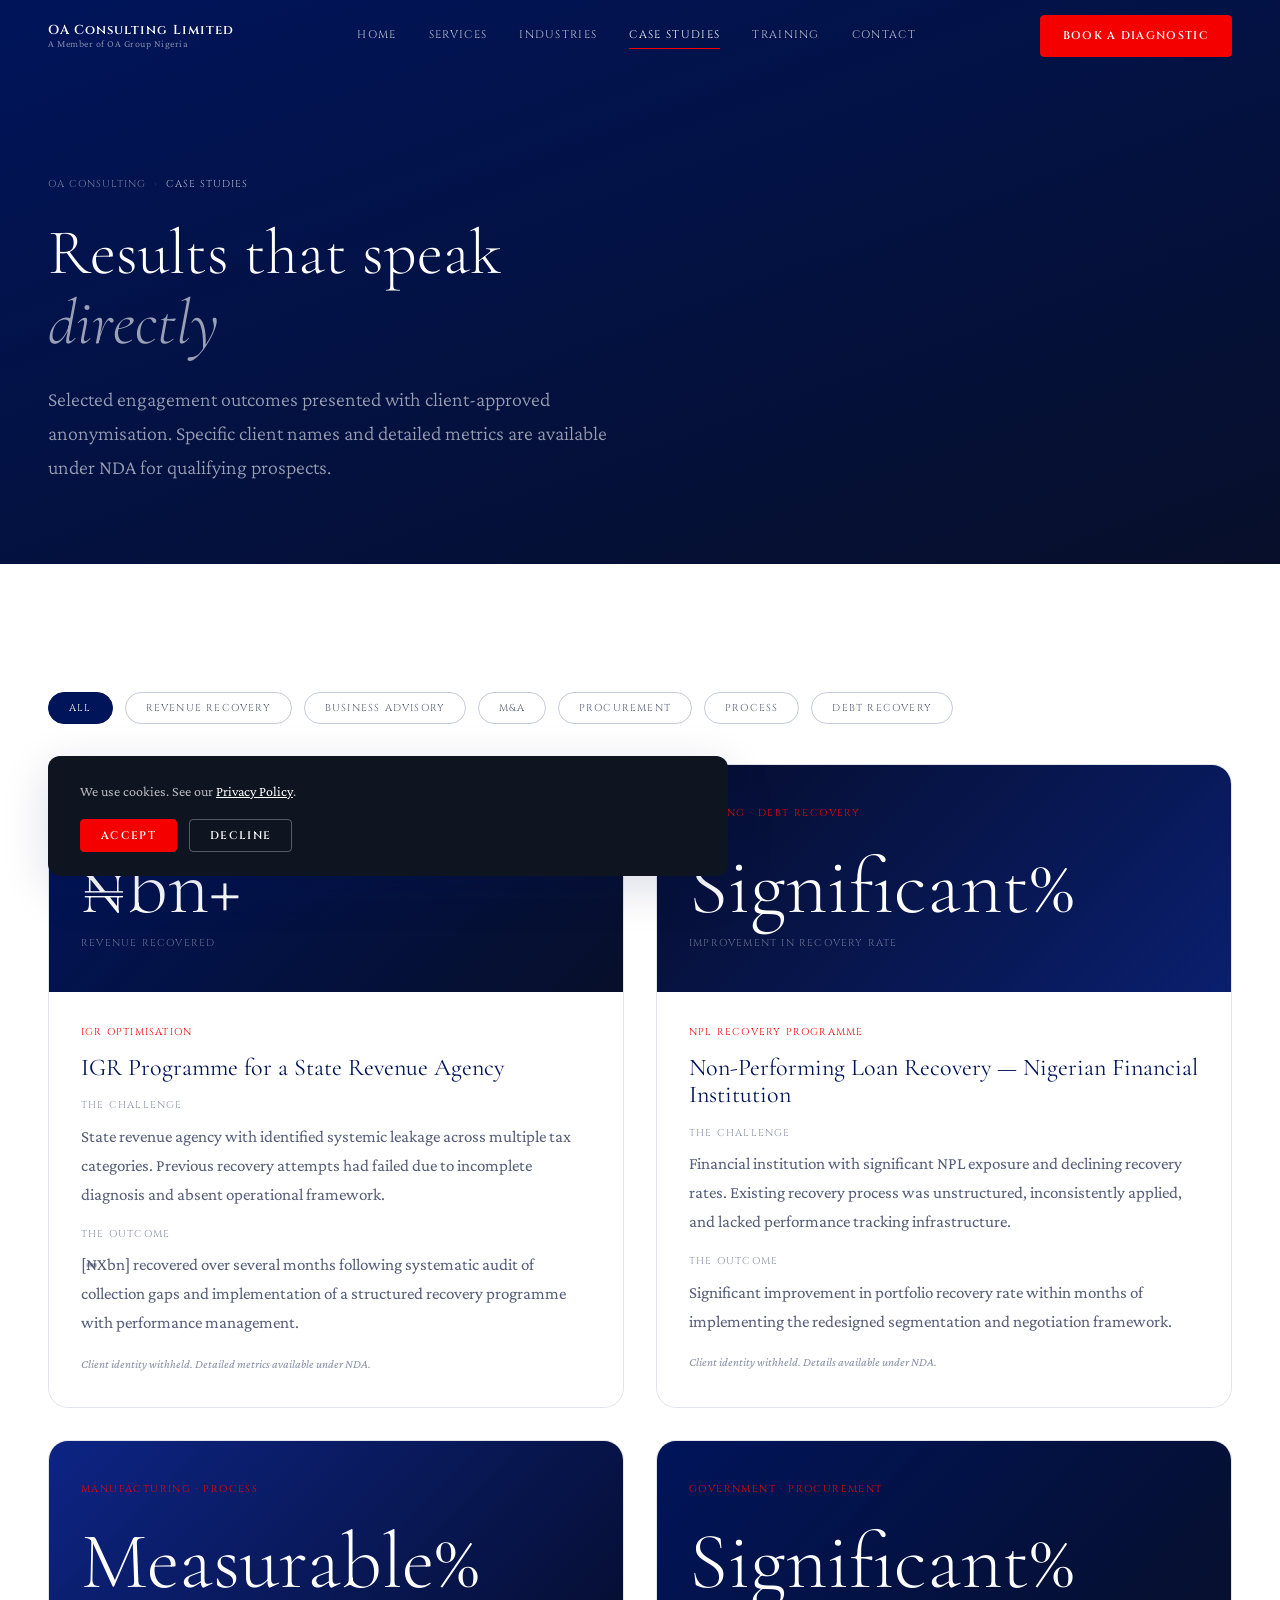
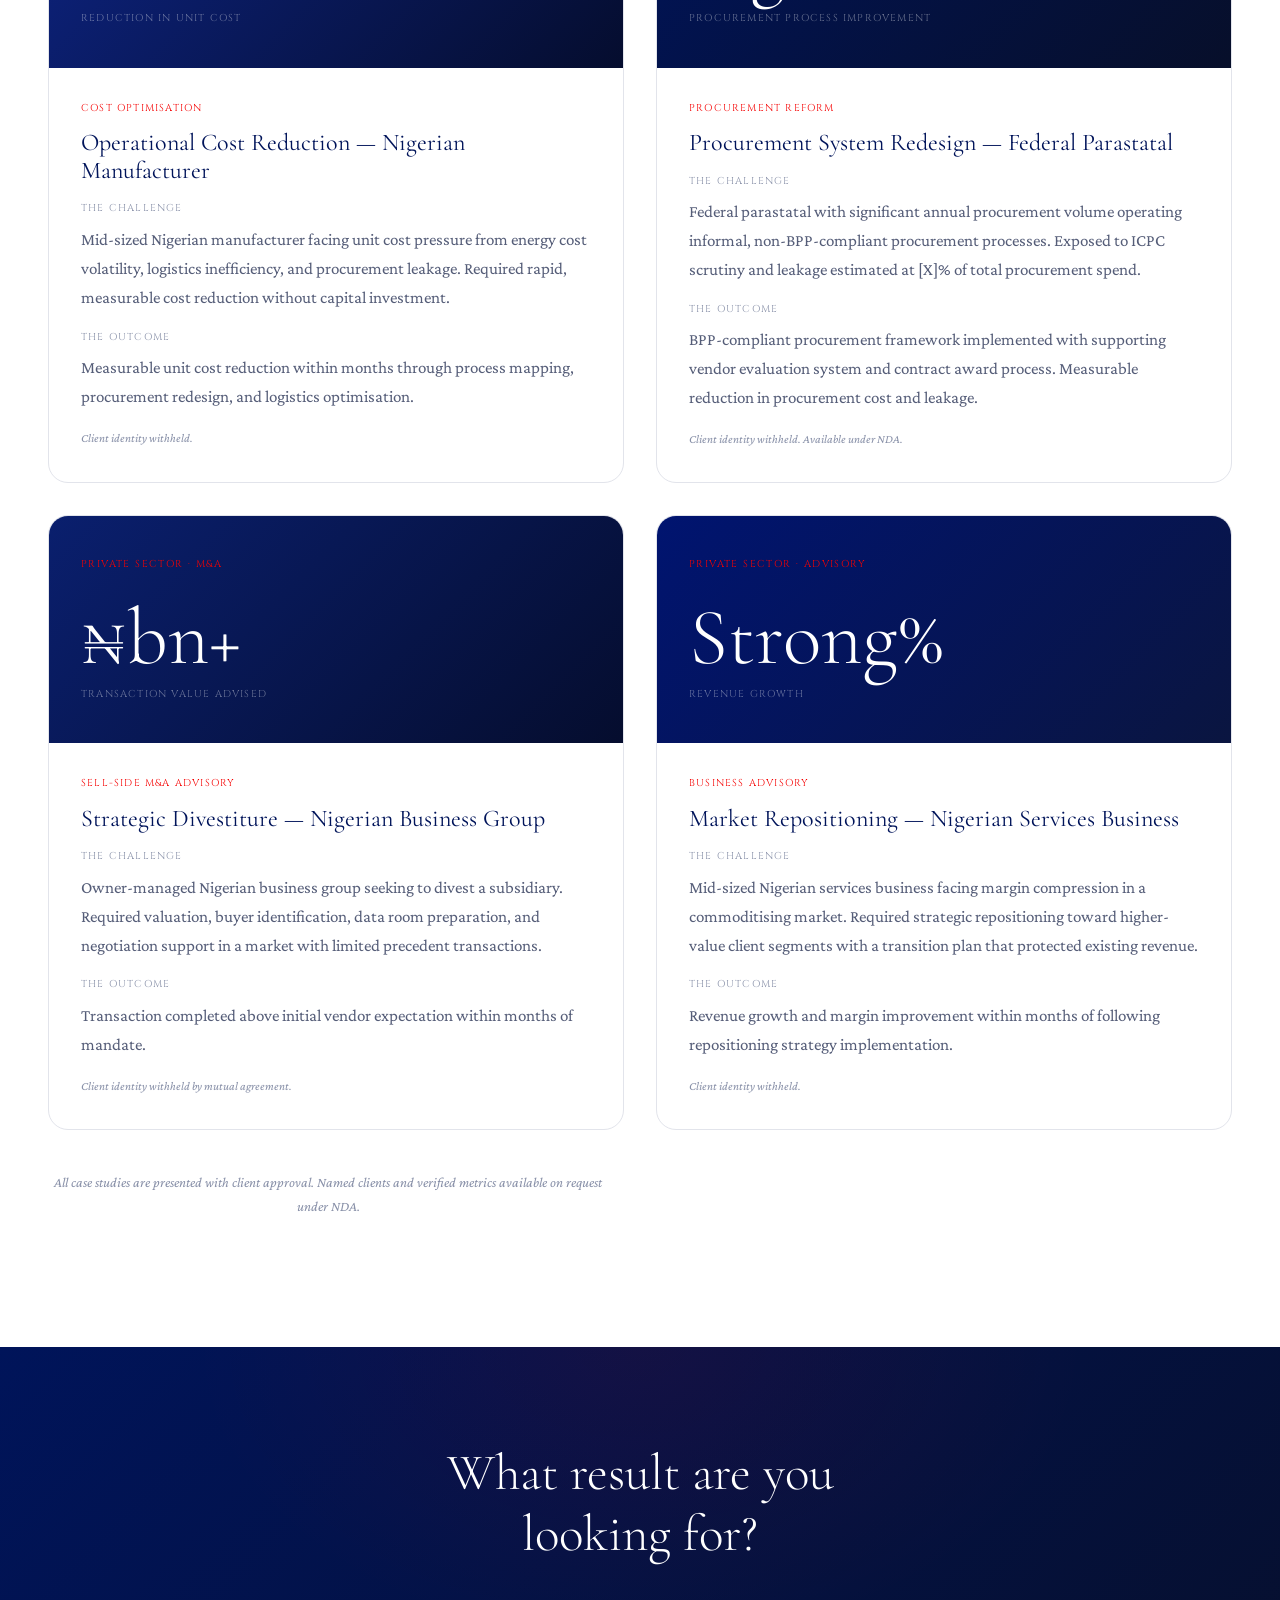
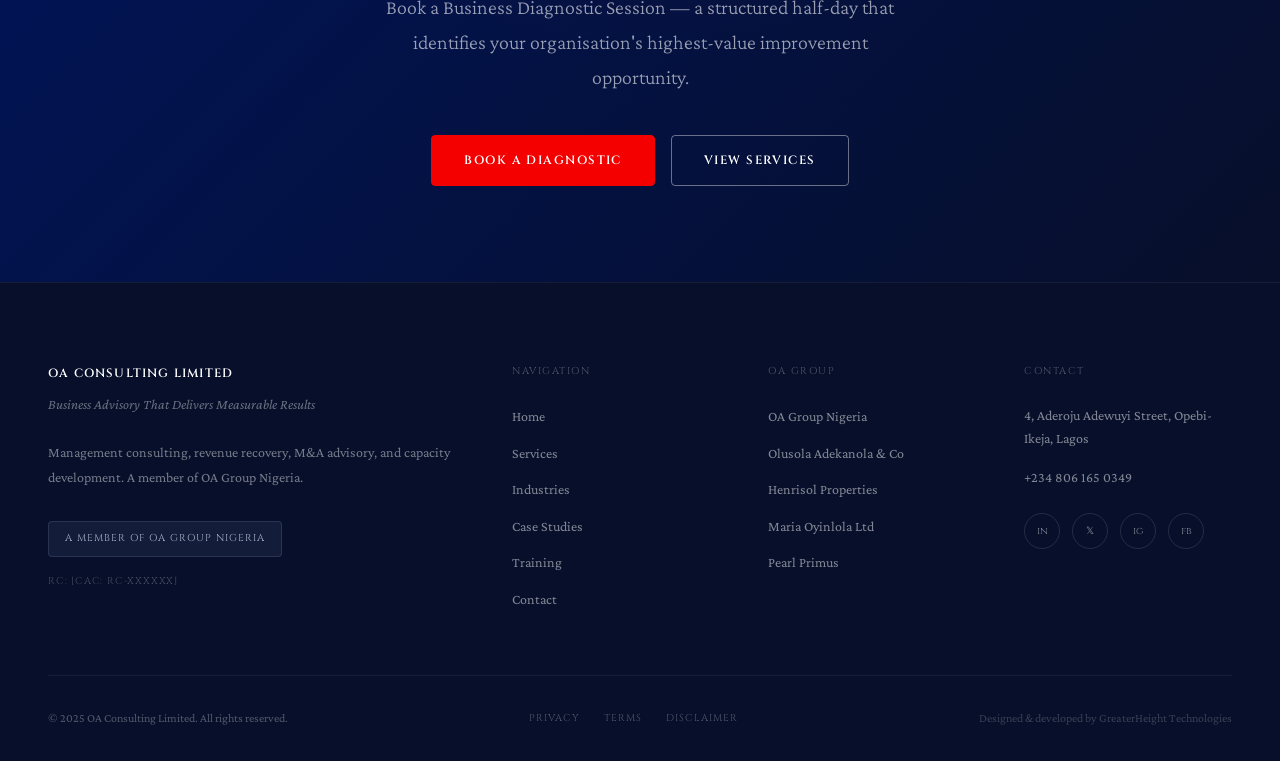
<file: case-studies/index.html>
<!DOCTYPE html>
<html lang="en">
<head>
  <meta charset="UTF-8"><meta name="viewport" content="width=device-width, initial-scale=1.0">
  <title>Case Studies — OA Consulting Limited | Results for Nigerian Organisations</title>
  <meta name="description" content="Selected consulting results for Nigerian clients across revenue recovery, business advisory, M&A, procurement, and process optimisation. OA Consulting Limited.">
  <link rel="canonical" href="https://oaconsulting.oagroupng.com/case-studies/">
  <link rel="preconnect" href="https://fonts.googleapis.com"><link rel="preconnect" href="https://fonts.gstatic.com" crossorigin>
  <link href="https://fonts.googleapis.com/css2?family=Cinzel:wght@400;600;700&family=Cormorant+Garamond:ital,wght@0,300;0,400;0,600;1,300;1,400&family=Crimson+Pro:ital,wght@0,300;0,400;0,500;0,600;1,300;1,400&display=swap" rel="stylesheet">
  <link rel="stylesheet" href="/css/variables.css"><link rel="stylesheet" href="/css/styles.css"><link rel="stylesheet" href="/css/animations.css"><link rel="stylesheet" href="/css/responsive.css">
  <style>
    .page-hero { background: linear-gradient(160deg, var(--navy) 0%, var(--dark-bg) 100%); padding-top: calc(var(--nav-height) + var(--sp-20)); padding-bottom: var(--sp-20); }
    .filter-bar { display: flex; flex-wrap: wrap; gap: var(--sp-3); margin-bottom: var(--sp-10); }
    .filter-btn { font-family: var(--font-label); font-size: 10px; letter-spacing: 0.12em; text-transform: uppercase; padding: 0.5rem 1.25rem; border: 1px solid var(--grey-200); border-radius: 20px; background: var(--white); color: var(--grey-600); cursor: pointer; transition: all var(--duration-fast); }
    .filter-btn:hover { border-color: var(--navy); color: var(--navy); }
    .filter-btn.active { background: var(--navy); border-color: var(--navy); color: var(--white); }
    .cs-grid { display: grid; grid-template-columns: repeat(2, 1fr); gap: var(--sp-8); }
    .cs-card { border: 1px solid var(--grey-100); border-radius: var(--radius-xl); overflow: hidden; transition: transform var(--duration) var(--ease), box-shadow var(--duration) var(--ease); }
    .cs-card:hover { transform: translateY(-4px); box-shadow: var(--shadow-md); }
    .cs-card[hidden] { display: none; }
    .cs-card__header { background: linear-gradient(135deg, var(--navy) 0%, var(--dark-bg) 100%); padding: var(--sp-10) var(--sp-8); }
    .cs-card__sector { font-family: var(--font-label); font-size: 10px; letter-spacing: 0.14em; text-transform: uppercase; color: var(--red); margin-bottom: var(--sp-6); }
    .cs-card__metric { font-family: var(--font-display); font-size: var(--text-6xl); font-weight: 300; color: var(--white); line-height: 1; margin-bottom: var(--sp-2); }
    .cs-card__metric-label { font-family: var(--font-label); font-size: 10px; letter-spacing: 0.12em; text-transform: uppercase; color: rgba(255,255,255,0.4); }
    .cs-card__body { padding: var(--sp-8); }
    .cs-card__service { font-family: var(--font-label); font-size: 10px; letter-spacing: 0.12em; text-transform: uppercase; color: var(--red); margin-bottom: var(--sp-3); }
    .cs-card__title { font-family: var(--font-display); font-size: var(--text-2xl); font-weight: 400; color: var(--navy); margin-bottom: var(--sp-4); }
    .cs-card__challenge-label { font-family: var(--font-label); font-size: 10px; letter-spacing: 0.12em; text-transform: uppercase; color: var(--grey-400); margin-bottom: var(--sp-2); }
    .cs-card__challenge { font-family: var(--font-body); font-size: var(--text-base); color: var(--grey-600); line-height: 1.7; margin-bottom: var(--sp-4); }
    .cs-card__nda { font-family: var(--font-body); font-size: var(--text-xs); color: var(--grey-400); font-style: italic; }
    @media (max-width: 768px) { .cs-grid { grid-template-columns: 1fr; } }
  </style>
</head>
<body>
  <a href="#main" class="skip-link">Skip to main content</a>
  <nav class="nav nav--scrolled" id="mainNav" role="navigation" aria-label="Main navigation">
    <div class="nav__inner">
      <a href="/" class="nav__logo"><span class="nav__logo-name">OA Consulting Limited</span><span class="nav__logo-sub">A Member of OA Group Nigeria</span></a>
      <div class="nav__links"><a href="/" class="nav__link">Home</a><a href="/services/" class="nav__link">Services</a><a href="/industries/" class="nav__link">Industries</a><a href="/case-studies/" class="nav__link nav__link--active">Case Studies</a><a href="/training/" class="nav__link">Training</a><a href="/contact/" class="nav__link">Contact</a></div>
      <a href="/contact/" class="nav__cta">Book a Diagnostic</a>
      <button class="nav__hamburger" id="navHamburger" aria-label="Open menu" aria-expanded="false" aria-controls="mobileMenu"><span></span><span></span><span></span></button>
    </div>
  </nav>
  <div class="nav__mobile" id="mobileMenu"><a href="/" class="nav__link">Home</a><a href="/services/" class="nav__link">Services</a><a href="/industries/" class="nav__link">Industries</a><a href="/case-studies/" class="nav__link">Case Studies</a><a href="/training/" class="nav__link">Training</a><a href="/contact/" class="nav__link">Contact</a><a href="/contact/" class="nav__cta">Book a Diagnostic</a></div>

  <main id="main">
    <section class="page-hero">
      <div class="container">
        <nav aria-label="Breadcrumb" class="breadcrumb"><a href="/">OA Consulting</a><span class="breadcrumb__sep">›</span><span class="breadcrumb__current">Case Studies</span></nav>
        <h1 style="font-family:var(--font-display);font-weight:300;font-size:clamp(2.5rem,5vw,5rem);color:var(--white);line-height:1.1;max-width:16ch;margin-bottom:var(--sp-6);">Results that speak <em style="color:rgba(255,255,255,0.6);">directly</em></h1>
        <p style="font-family:var(--font-body);font-size:var(--text-xl);color:rgba(255,255,255,0.6);max-width:55ch;font-weight:300;line-height:1.7;">Selected engagement outcomes presented with client-approved anonymisation. Specific client names and detailed metrics are available under NDA for qualifying prospects.</p>
      </div>
    </section>

    <section class="section section--lg">
      <div class="container">
        <div class="filter-bar reveal" role="group" aria-label="Filter case studies">
          <button class="filter-btn active" data-filter="all">All</button>
          <button class="filter-btn" data-filter="revenue">Revenue Recovery</button>
          <button class="filter-btn" data-filter="advisory">Business Advisory</button>
          <button class="filter-btn" data-filter="ma">M&A</button>
          <button class="filter-btn" data-filter="procurement">Procurement</button>
          <button class="filter-btn" data-filter="process">Process</button>
          <button class="filter-btn" data-filter="debt">Debt Recovery</button>
        </div>
        <div class="cs-grid" id="csGrid">
          <article class="cs-card reveal" data-category="revenue">
            <div class="cs-card__header"><div class="cs-card__sector">Government · Revenue Recovery</div><div class="cs-card__metric">₦bn+</div><div class="cs-card__metric-label">Revenue Recovered</div></div>
            <div class="cs-card__body"><div class="cs-card__service">IGR Optimisation</div><h3 class="cs-card__title">IGR Programme for a State Revenue Agency</h3><div class="cs-card__challenge-label">The Challenge</div><p class="cs-card__challenge">State revenue agency with identified systemic leakage across multiple tax categories. Previous recovery attempts had failed due to incomplete diagnosis and absent operational framework.</p><div class="cs-card__challenge-label">The Outcome</div><p class="cs-card__challenge">[₦Xbn] recovered over several months following systematic audit of collection gaps and implementation of a structured recovery programme with performance management.</p><p class="cs-card__nda">Client identity withheld. Detailed metrics available under NDA.</p></div>
          </article>
          <article class="cs-card reveal reveal--delay-1" data-category="debt">
            <div class="cs-card__header" style="background:linear-gradient(135deg,#050D2E,#0a1f6e);"><div class="cs-card__sector">Banking · Debt Recovery</div><div class="cs-card__metric">Significant%</div><div class="cs-card__metric-label">Improvement in Recovery Rate</div></div>
            <div class="cs-card__body"><div class="cs-card__service">NPL Recovery Programme</div><h3 class="cs-card__title">Non-Performing Loan Recovery — Nigerian Financial Institution</h3><div class="cs-card__challenge-label">The Challenge</div><p class="cs-card__challenge">Financial institution with significant NPL exposure and declining recovery rates. Existing recovery process was unstructured, inconsistently applied, and lacked performance tracking infrastructure.</p><div class="cs-card__challenge-label">The Outcome</div><p class="cs-card__challenge">Significant improvement in portfolio recovery rate within months of implementing the redesigned segmentation and negotiation framework.</p><p class="cs-card__nda">Client identity withheld. Details available under NDA.</p></div>
          </article>
          <article class="cs-card reveal" data-category="process">
            <div class="cs-card__header" style="background:linear-gradient(135deg,#0d2484,#050D2E);"><div class="cs-card__sector">Manufacturing · Process</div><div class="cs-card__metric">Measurable%</div><div class="cs-card__metric-label">Reduction in Unit Cost</div></div>
            <div class="cs-card__body"><div class="cs-card__service">Cost Optimisation</div><h3 class="cs-card__title">Operational Cost Reduction — Nigerian Manufacturer</h3><div class="cs-card__challenge-label">The Challenge</div><p class="cs-card__challenge">Mid-sized Nigerian manufacturer facing unit cost pressure from energy cost volatility, logistics inefficiency, and procurement leakage. Required rapid, measurable cost reduction without capital investment.</p><div class="cs-card__challenge-label">The Outcome</div><p class="cs-card__challenge">Measurable unit cost reduction within months through process mapping, procurement redesign, and logistics optimisation.</p><p class="cs-card__nda">Client identity withheld.</p></div>
          </article>
          <article class="cs-card reveal reveal--delay-1" data-category="procurement">
            <div class="cs-card__header" style="background:linear-gradient(135deg,#00145A,#070F2A);"><div class="cs-card__sector">Government · Procurement</div><div class="cs-card__metric">Significant%</div><div class="cs-card__metric-label">Procurement Process Improvement</div></div>
            <div class="cs-card__body"><div class="cs-card__service">Procurement Reform</div><h3 class="cs-card__title">Procurement System Redesign — Federal Parastatal</h3><div class="cs-card__challenge-label">The Challenge</div><p class="cs-card__challenge">Federal parastatal with significant annual procurement volume operating informal, non-BPP-compliant procurement processes. Exposed to ICPC scrutiny and leakage estimated at [X]% of total procurement spend.</p><div class="cs-card__challenge-label">The Outcome</div><p class="cs-card__challenge">BPP-compliant procurement framework implemented with supporting vendor evaluation system and contract award process. Measurable reduction in procurement cost and leakage.</p><p class="cs-card__nda">Client identity withheld. Available under NDA.</p></div>
          </article>
          <article class="cs-card reveal" data-category="ma">
            <div class="cs-card__header" style="background:linear-gradient(135deg,#0a1f6e,#050D2E);"><div class="cs-card__sector">Private Sector · M&A</div><div class="cs-card__metric">₦bn+</div><div class="cs-card__metric-label">Transaction Value Advised</div></div>
            <div class="cs-card__body"><div class="cs-card__service">Sell-side M&A Advisory</div><h3 class="cs-card__title">Strategic Divestiture — Nigerian Business Group</h3><div class="cs-card__challenge-label">The Challenge</div><p class="cs-card__challenge">Owner-managed Nigerian business group seeking to divest a subsidiary. Required valuation, buyer identification, data room preparation, and negotiation support in a market with limited precedent transactions.</p><div class="cs-card__challenge-label">The Outcome</div><p class="cs-card__challenge">Transaction completed above initial vendor expectation within months of mandate.</p><p class="cs-card__nda">Client identity withheld by mutual agreement.</p></div>
          </article>
          <article class="cs-card reveal reveal--delay-1" data-category="advisory">
            <div class="cs-card__header" style="background:linear-gradient(135deg,#001470,#0a1540);"><div class="cs-card__sector">Private Sector · Advisory</div><div class="cs-card__metric">Strong%</div><div class="cs-card__metric-label">Revenue Growth</div></div>
            <div class="cs-card__body"><div class="cs-card__service">Business Advisory</div><h3 class="cs-card__title">Market Repositioning — Nigerian Services Business</h3><div class="cs-card__challenge-label">The Challenge</div><p class="cs-card__challenge">Mid-sized Nigerian services business facing margin compression in a commoditising market. Required strategic repositioning toward higher-value client segments with a transition plan that protected existing revenue.</p><div class="cs-card__challenge-label">The Outcome</div><p class="cs-card__challenge">Revenue growth and margin improvement within months of following repositioning strategy implementation.</p><p class="cs-card__nda">Client identity withheld.</p></div>
          </article>
        </div>
        <p style="font-family:var(--font-body);font-size:var(--text-sm);color:var(--grey-400);margin-top:var(--sp-10);font-style:italic;text-align:center;">All case studies are presented with client approval. Named clients and verified metrics available on request under NDA.</p>
      </div>
    </section>

    <section class="cta-banner">
      <div class="cta-banner__content">
        <h2 class="cta-banner__title reveal">What result are you looking for?</h2>
        <p class="cta-banner__sub reveal reveal--delay-1">Book a Business Diagnostic Session — a structured half-day that identifies your organisation's highest-value improvement opportunity.</p>
        <div class="cta-banner__actions reveal reveal--delay-2">
          <a href="/contact/" class="btn btn-red">Book a Diagnostic</a>
          <a href="/services/" class="btn btn-ghost">View Services</a>
        </div>
      </div>
    </section>
  </main>

  <footer class="footer" role="contentinfo"><div class="container"><div class="footer__grid"><div><div class="footer__brand-name">OA Consulting Limited</div><div class="footer__brand-tag">Business Advisory That Delivers Measurable Results</div><p class="footer__desc">Management consulting, revenue recovery, M&A advisory, and capacity development. A member of OA Group Nigeria.</p><a href="https://oagroupng.com" class="footer__group-badge" target="_blank" rel="noopener">A Member of OA Group Nigeria</a><div class="footer__cac">RC: [CAC: RC-XXXXXX]</div></div><div><div class="footer__col-title">Navigation</div><nav class="footer__links"><a href="/" class="footer__link">Home</a><a href="/services/" class="footer__link">Services</a><a href="/industries/" class="footer__link">Industries</a><a href="/case-studies/" class="footer__link">Case Studies</a><a href="/training/" class="footer__link">Training</a><a href="/contact/" class="footer__link">Contact</a></nav></div><div><div class="footer__col-title">OA Group</div><nav class="footer__links"><a href="https://oagroupng.com" class="footer__link" target="_blank" rel="noopener">OA Group Nigeria</a><a href="https://olusola-adekanola.oagroupng.com" class="footer__link" target="_blank" rel="noopener">Olusola Adekanola & Co</a><a href="https://henrisol.oagroupng.com" class="footer__link" target="_blank" rel="noopener">Henrisol Properties</a><a href="https://mol.oagroupng.com" class="footer__link" target="_blank" rel="noopener">Maria Oyinlola Ltd</a><a href="https://pearlprimus.oagroupng.com" class="footer__link" target="_blank" rel="noopener">Pearl Primus</a></nav></div><div><div class="footer__col-title">Contact</div><address style="font-style:normal;"><p class="footer__contact-item">4, Aderoju Adewuyi Street, Opebi-Ikeja, Lagos</p><p class="footer__contact-item"><a href="tel:+2348061650349" class="footer__link">+234 806 165 0349</a></p></address><div class="footer__socials"><a href="https://linkedin.com/company/oagroupng" class="footer__social" aria-label="LinkedIn" target="_blank" rel="noopener">in</a><a href="https://x.com/oagroupng" class="footer__social" aria-label="X" target="_blank" rel="noopener">𝕏</a><a href="https://instagram.com/oagroupng" class="footer__social" aria-label="Instagram" target="_blank" rel="noopener">ig</a><a href="https://facebook.com/oagroupng" class="footer__social" aria-label="Facebook" target="_blank" rel="noopener">fb</a></div></div></div><div class="footer__bottom"><p class="footer__copy">© 2025 OA Consulting Limited. All rights reserved.</p><nav class="footer__legal"><a href="/privacy/">Privacy</a><a href="/terms/">Terms</a><a href="/disclaimer/">Disclaimer</a></nav><p class="footer__dev">Designed & developed by GreaterHeight Technologies</p></div></div></footer>
  <button id="backToTop" aria-label="Back to top" style="position:fixed;bottom:2rem;right:2rem;width:44px;height:44px;border-radius:50%;background:var(--navy);border:1px solid rgba(255,255,255,0.15);color:var(--white);font-size:18px;display:flex;align-items:center;justify-content:center;opacity:0;pointer-events:none;transition:opacity 0.3s;z-index:500;cursor:pointer;">↑</button>
  <div class="cookie-banner" id="cookieBanner"><p class="cookie-banner__text">We use cookies. See our <a href="/privacy/" style="color:var(--white);text-decoration:underline;">Privacy Policy</a>.</p><div class="cookie-banner__actions"><button id="cookieAccept" class="btn btn-red" style="padding:0.5rem 1.25rem;font-size:11px;">Accept</button><button id="cookieDecline" class="btn btn-ghost" style="padding:0.5rem 1.25rem;font-size:11px;border-color:rgba(255,255,255,0.3);">Decline</button></div></div>
  <script src="/js/navigation.js" defer></script><script src="/js/main.js" defer></script>
  <script>
    document.addEventListener('DOMContentLoaded', () => {
      const btns = document.querySelectorAll('.filter-btn');
      const cards = document.querySelectorAll('.cs-card');
      btns.forEach(btn => {
        btn.addEventListener('click', () => {
          btns.forEach(b => b.classList.remove('active'));
          btn.classList.add('active');
          const filter = btn.dataset.filter;
          cards.forEach(card => { card.toggleAttribute('hidden', filter !== 'all' && card.dataset.category !== filter); });
        });
      });
    });
  </script>
</body>
</html>
</file>
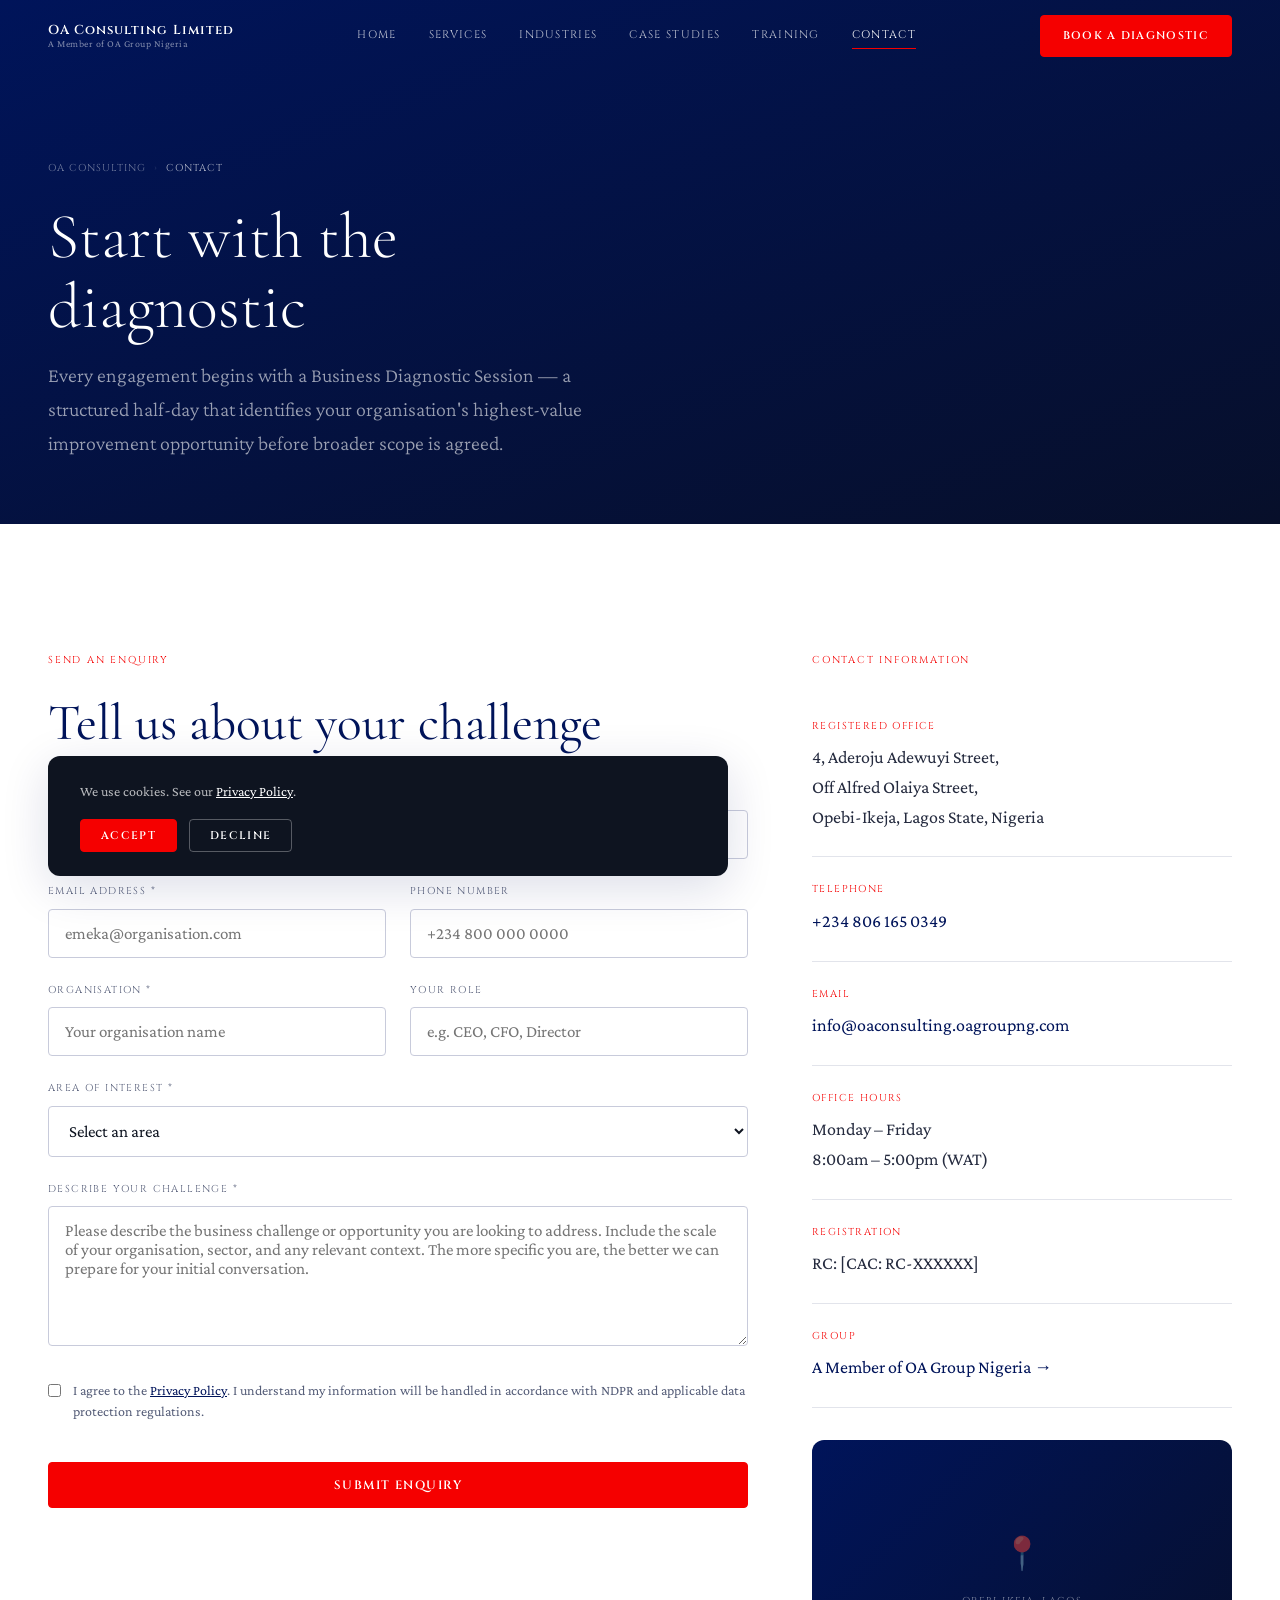
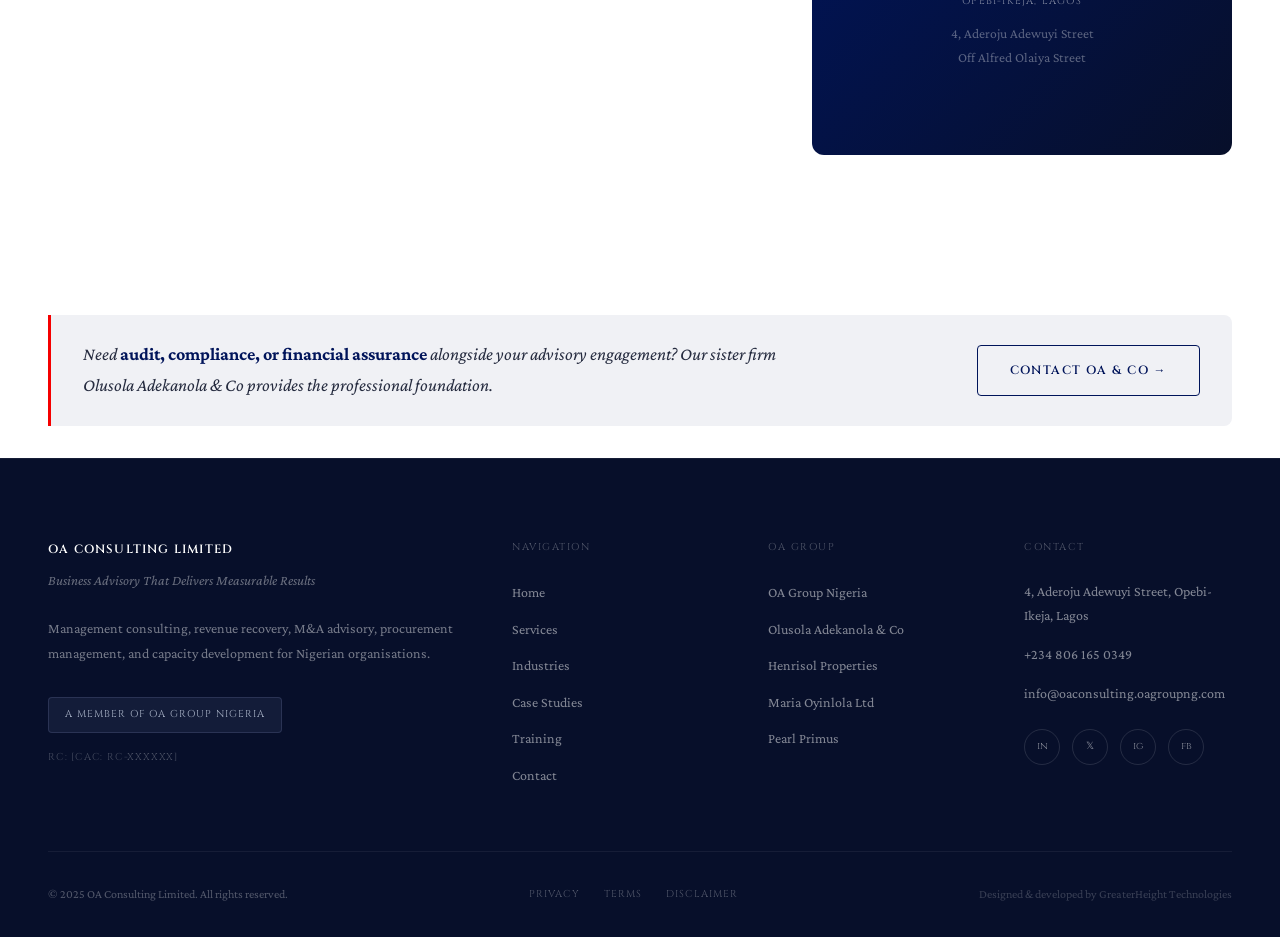
<file: contact/index.html>
<!DOCTYPE html>
<html lang="en">
<head>
  <meta charset="UTF-8">
  <meta name="viewport" content="width=device-width, initial-scale=1.0">
  <title>Contact — OA Consulting Limited | Book a Business Diagnostic | Lagos</title>
  <meta name="description" content="Book a Business Diagnostic Session with OA Consulting Limited. Revenue recovery, M&A advisory, procurement management and training enquiries — Opebi-Ikeja, Lagos.">
  <link rel="canonical" href="https://oaconsulting.oagroupng.com/contact/">
  <link rel="preconnect" href="https://fonts.googleapis.com"><link rel="preconnect" href="https://fonts.gstatic.com" crossorigin>
  <link href="https://fonts.googleapis.com/css2?family=Cinzel:wght@400;600;700&family=Cormorant+Garamond:ital,wght@0,300;0,400;0,600;1,300;1,400&family=Crimson+Pro:ital,wght@0,300;0,400;0,500;0,600;1,300;1,400&display=swap" rel="stylesheet">
  <link rel="stylesheet" href="/css/variables.css"><link rel="stylesheet" href="/css/styles.css"><link rel="stylesheet" href="/css/animations.css"><link rel="stylesheet" href="/css/responsive.css">
  <style>
    .page-hero { background: linear-gradient(160deg, var(--navy) 0%, var(--dark-bg) 100%); padding-top: calc(var(--nav-height) + var(--sp-16)); padding-bottom: var(--sp-16); }
    .contact-layout { display: grid; grid-template-columns: 2fr 1.2fr; gap: var(--sp-16); align-items: start; }
    .contact-info-item { padding: var(--sp-6) 0; border-bottom: 1px solid var(--grey-100); }
    .contact-info-item:last-child { border-bottom: none; }
    .contact-info-label { font-family: var(--font-label); font-size: 10px; letter-spacing: 0.14em; text-transform: uppercase; color: var(--red); margin-bottom: var(--sp-2); }
    .contact-info-value { font-family: var(--font-body); font-size: var(--text-lg); color: var(--grey-800); line-height: 1.65; }
    .contact-info-value a { color: var(--navy); transition: color 0.2s; }
    .contact-info-value a:hover { color: var(--red); }
    .map-placeholder { background: linear-gradient(135deg, var(--navy) 0%, var(--dark-bg) 100%); border-radius: var(--radius-lg); aspect-ratio: 4/3; display: flex; flex-direction: column; align-items: center; justify-content: center; color: rgba(255,255,255,0.5); gap: var(--sp-3); margin-top: var(--sp-8); }
    .map-placeholder__icon { font-size: 2rem; }
    .map-placeholder__text { font-family: var(--font-label); font-size: 10px; letter-spacing: 0.12em; text-transform: uppercase; }
    .form-success { display: none; text-align: center; padding: var(--sp-12); }
    .form-success h3 { font-family: var(--font-display); font-size: var(--text-3xl); color: var(--navy); margin-bottom: var(--sp-4); }
    .form-success p { font-family: var(--font-body); font-size: var(--text-lg); color: var(--grey-600); }
    @media (max-width: 1024px) { .contact-layout { grid-template-columns: 1fr; } }
  </style>
  <script type="application/ld+json">{"@context":"https://schema.org","@type":"BreadcrumbList","itemListElement":[{"@type":"ListItem","position":1,"name":"OA Consulting Limited","item":"https://oaconsulting.oagroupng.com/"},{"@type":"ListItem","position":2,"name":"Contact","item":"https://oaconsulting.oagroupng.com/contact/"}]}</script>
</head>
<body>
  <a href="#main" class="skip-link">Skip to main content</a>
  <nav class="nav nav--scrolled" id="mainNav" role="navigation" aria-label="Main navigation">
    <div class="nav__inner">
      <a href="/" class="nav__logo"><span class="nav__logo-name">OA Consulting Limited</span><span class="nav__logo-sub">A Member of OA Group Nigeria</span></a>
      <div class="nav__links">
        <a href="/" class="nav__link">Home</a><a href="/services/" class="nav__link">Services</a><a href="/industries/" class="nav__link">Industries</a><a href="/case-studies/" class="nav__link">Case Studies</a><a href="/training/" class="nav__link">Training</a><a href="/contact/" class="nav__link nav__link--active">Contact</a>
      </div>
      <a href="/contact/" class="nav__cta">Book a Diagnostic</a>
      <button class="nav__hamburger" id="navHamburger" aria-label="Open menu" aria-expanded="false" aria-controls="mobileMenu"><span></span><span></span><span></span></button>
    </div>
  </nav>
  <div class="nav__mobile" id="mobileMenu"><a href="/" class="nav__link">Home</a><a href="/services/" class="nav__link">Services</a><a href="/industries/" class="nav__link">Industries</a><a href="/case-studies/" class="nav__link">Case Studies</a><a href="/training/" class="nav__link">Training</a><a href="/contact/" class="nav__link">Contact</a><a href="/contact/" class="nav__cta">Book a Diagnostic</a></div>

  <main id="main">
    <section class="page-hero" aria-label="Contact header">
      <div class="container">
        <nav aria-label="Breadcrumb" class="breadcrumb"><a href="/">OA Consulting</a><span class="breadcrumb__sep" aria-hidden="true">›</span><span class="breadcrumb__current">Contact</span></nav>
        <h1 style="font-family:var(--font-display);font-weight:300;font-size:clamp(2.5rem,5vw,5rem);color:var(--white);line-height:1.1;max-width:18ch;margin-bottom:var(--sp-4);">Start with the diagnostic</h1>
        <p style="font-family:var(--font-body);font-size:var(--text-xl);color:rgba(255,255,255,0.6);max-width:55ch;font-weight:300;line-height:1.7;">Every engagement begins with a Business Diagnostic Session — a structured half-day that identifies your organisation's highest-value improvement opportunity before broader scope is agreed.</p>
      </div>
    </section>

    <section class="section section--lg" aria-label="Contact form and information">
      <div class="container">
        <div class="contact-layout">
          <div>
            <span class="section-label reveal">Send an Enquiry</span>
            <h2 class="section-title reveal reveal--delay-1" style="margin-bottom:var(--sp-8);">Tell us about your challenge</h2>
            <form data-validate id="contactForm" novalidate>
              <div class="form-row-2">
                <div class="form-group">
                  <label class="form-label" for="firstName">First Name <span aria-hidden="true">*</span></label>
                  <input class="form-input" type="text" id="firstName" name="firstName" required autocomplete="given-name" placeholder="Chukwuemeka">
                  <p class="form-error" aria-live="polite">Please enter your first name.</p>
                </div>
                <div class="form-group">
                  <label class="form-label" for="lastName">Last Name <span aria-hidden="true">*</span></label>
                  <input class="form-input" type="text" id="lastName" name="lastName" required autocomplete="family-name" placeholder="Nwosu">
                  <p class="form-error" aria-live="polite">Please enter your last name.</p>
                </div>
              </div>
              <div class="form-row-2">
                <div class="form-group">
                  <label class="form-label" for="email">Email Address <span aria-hidden="true">*</span></label>
                  <input class="form-input" type="email" id="email" name="email" required autocomplete="email" placeholder="emeka@organisation.com">
                  <p class="form-error" aria-live="polite">Please enter a valid email address.</p>
                </div>
                <div class="form-group">
                  <label class="form-label" for="phone">Phone Number</label>
                  <input class="form-input" type="tel" id="phone" name="phone" autocomplete="tel" placeholder="+234 800 000 0000">
                </div>
              </div>
              <div class="form-row-2">
                <div class="form-group">
                  <label class="form-label" for="organisation">Organisation <span aria-hidden="true">*</span></label>
                  <input class="form-input" type="text" id="organisation" name="organisation" required placeholder="Your organisation name">
                  <p class="form-error" aria-live="polite">Please enter your organisation name.</p>
                </div>
                <div class="form-group">
                  <label class="form-label" for="role">Your Role</label>
                  <input class="form-input" type="text" id="role" name="role" placeholder="e.g. CEO, CFO, Director">
                </div>
              </div>
              <div class="form-group">
                <label class="form-label" for="service">Area of Interest <span aria-hidden="true">*</span></label>
                <select class="form-select" id="service" name="service" required>
                  <option value="">Select an area</option>
                  <option value="revenue-recovery">Revenue Generation & Recovery</option>
                  <option value="business-advisory">Business Advisory</option>
                  <option value="ma-advisory">M&A Advisory</option>
                  <option value="procurement">Procurement Management</option>
                  <option value="process-optimisation">Process Optimisation</option>
                  <option value="debt-recovery">Debt Recovery</option>
                  <option value="management-consulting">Management Consulting</option>
                  <option value="training">Training & Capacity Development</option>
                  <option value="diagnostic">Business Diagnostic Session</option>
                  <option value="general">General Enquiry</option>
                </select>
                <p class="form-error" aria-live="polite">Please select an area of interest.</p>
              </div>
              <div class="form-group">
                <label class="form-label" for="message">Describe Your Challenge <span aria-hidden="true">*</span></label>
                <textarea class="form-textarea" id="message" name="message" required placeholder="Please describe the business challenge or opportunity you are looking to address. Include the scale of your organisation, sector, and any relevant context. The more specific you are, the better we can prepare for your initial conversation."></textarea>
                <p class="form-error" aria-live="polite">Please describe your challenge.</p>
              </div>
              <div class="form-group form-checkbox">
                <input type="checkbox" id="privacy" name="privacy" required>
                <label class="form-checkbox-label" for="privacy">I agree to the <a href="/privacy/" style="color:var(--navy);text-decoration:underline;">Privacy Policy</a>. I understand my information will be handled in accordance with NDPR and applicable data protection regulations.</label>
              </div>
              <button type="submit" class="btn btn-red" style="width:100%;justify-content:center;margin-top:var(--sp-4);">Submit Enquiry</button>
              <div class="form-success" aria-live="polite">
                <h3>Enquiry received.</h3>
                <p>A consultant will be in touch within one business day to discuss next steps. All communications are treated in strict confidence.</p>
              </div>
            </form>
          </div>

          <div class="reveal reveal--delay-1">
            <span class="section-label">Contact Information</span>
            <div class="contact-info-item">
              <div class="contact-info-label">Registered Office</div>
              <address class="contact-info-value" style="font-style:normal;">
                4, Aderoju Adewuyi Street,<br>Off Alfred Olaiya Street,<br>Opebi-Ikeja, Lagos State, Nigeria
              </address>
            </div>
            <div class="contact-info-item">
              <div class="contact-info-label">Telephone</div>
              <div class="contact-info-value"><a href="tel:+2348061650349">+234 806 165 0349</a></div>
            </div>
            <div class="contact-info-item">
              <div class="contact-info-label">Email</div>
              <div class="contact-info-value"><a href="mailto:info@oaconsulting.oagroupng.com">info@oaconsulting.oagroupng.com</a></div>
            </div>
            <div class="contact-info-item">
              <div class="contact-info-label">Office Hours</div>
              <div class="contact-info-value">Monday – Friday<br>8:00am – 5:00pm (WAT)</div>
            </div>
            <div class="contact-info-item">
              <div class="contact-info-label">Registration</div>
              <div class="contact-info-value">RC: [CAC: RC-XXXXXX]</div>
            </div>
            <div class="contact-info-item">
              <div class="contact-info-label">Group</div>
              <div class="contact-info-value"><a href="https://oagroupng.com" target="_blank" rel="noopener">A Member of OA Group Nigeria →</a></div>
            </div>
            <div class="map-placeholder" role="img" aria-label="Office location — Opebi-Ikeja, Lagos">
              <div class="map-placeholder__icon" aria-hidden="true">📍</div>
              <div class="map-placeholder__text">Opebi-Ikeja, Lagos</div>
              <div style="font-family:var(--font-body);font-size:0.85rem;color:rgba(255,255,255,0.35);text-align:center;padding:0 var(--sp-4);">4, Aderoju Adewuyi Street<br>Off Alfred Olaiya Street</div>
            </div>
          </div>
        </div>
      </div>
    </section>

    <div style="padding-block:var(--sp-8);"><div class="container"><div class="cross-referral reveal"><p class="cross-referral__text">Need <strong>audit, compliance, or financial assurance</strong> alongside your advisory engagement? Our sister firm Olusola Adekanola & Co provides the professional foundation.</p><a href="https://olusola-adekanola.oagroupng.com/contact/" class="btn btn-secondary" target="_blank" rel="noopener">Contact OA & Co →</a></div></div></div>
  </main>

  <footer class="footer" role="contentinfo">
    <div class="container">
      <div class="footer__grid">
        <div><div class="footer__brand-name">OA Consulting Limited</div><div class="footer__brand-tag">Business Advisory That Delivers Measurable Results</div><p class="footer__desc">Management consulting, revenue recovery, M&A advisory, procurement management, and capacity development for Nigerian organisations.</p><a href="https://oagroupng.com" class="footer__group-badge" target="_blank" rel="noopener">A Member of OA Group Nigeria</a><div class="footer__cac">RC: [CAC: RC-XXXXXX]</div></div>
        <div><div class="footer__col-title">Navigation</div><nav class="footer__links"><a href="/" class="footer__link">Home</a><a href="/services/" class="footer__link">Services</a><a href="/industries/" class="footer__link">Industries</a><a href="/case-studies/" class="footer__link">Case Studies</a><a href="/training/" class="footer__link">Training</a><a href="/contact/" class="footer__link">Contact</a></nav></div>
        <div><div class="footer__col-title">OA Group</div><nav class="footer__links"><a href="https://oagroupng.com" class="footer__link" target="_blank" rel="noopener">OA Group Nigeria</a><a href="https://olusola-adekanola.oagroupng.com" class="footer__link" target="_blank" rel="noopener">Olusola Adekanola & Co</a><a href="https://henrisol.oagroupng.com" class="footer__link" target="_blank" rel="noopener">Henrisol Properties</a><a href="https://mol.oagroupng.com" class="footer__link" target="_blank" rel="noopener">Maria Oyinlola Ltd</a><a href="https://pearlprimus.oagroupng.com" class="footer__link" target="_blank" rel="noopener">Pearl Primus</a></nav></div>
        <div><div class="footer__col-title">Contact</div><address style="font-style:normal;"><p class="footer__contact-item">4, Aderoju Adewuyi Street, Opebi-Ikeja, Lagos</p><p class="footer__contact-item"><a href="tel:+2348061650349" class="footer__link">+234 806 165 0349</a></p><p class="footer__contact-item"><a href="mailto:info@oaconsulting.oagroupng.com" class="footer__link">info@oaconsulting.oagroupng.com</a></p></address><div class="footer__socials"><a href="https://linkedin.com/company/oagroupng" class="footer__social" aria-label="LinkedIn" target="_blank" rel="noopener">in</a><a href="https://x.com/oagroupng" class="footer__social" aria-label="X" target="_blank" rel="noopener">𝕏</a><a href="https://instagram.com/oagroupng" class="footer__social" aria-label="Instagram" target="_blank" rel="noopener">ig</a><a href="https://facebook.com/oagroupng" class="footer__social" aria-label="Facebook" target="_blank" rel="noopener">fb</a></div></div>
      </div>
      <div class="footer__bottom"><p class="footer__copy">© 2025 OA Consulting Limited. All rights reserved.</p><nav class="footer__legal"><a href="/privacy/">Privacy</a><a href="/terms/">Terms</a><a href="/disclaimer/">Disclaimer</a></nav><p class="footer__dev">Designed & developed by GreaterHeight Technologies</p></div>
    </div>
  </footer>
  <button id="backToTop" aria-label="Back to top" style="position:fixed;bottom:2rem;right:2rem;width:44px;height:44px;border-radius:50%;background:var(--navy);border:1px solid rgba(255,255,255,0.15);color:var(--white);font-size:18px;display:flex;align-items:center;justify-content:center;opacity:0;pointer-events:none;transition:opacity 0.3s;z-index:500;cursor:pointer;">↑</button>
  <div class="cookie-banner" id="cookieBanner"><p class="cookie-banner__text">We use cookies. See our <a href="/privacy/" style="color:var(--white);text-decoration:underline;">Privacy Policy</a>.</p><div class="cookie-banner__actions"><button id="cookieAccept" class="btn btn-red" style="padding:0.5rem 1.25rem;font-size:11px;">Accept</button><button id="cookieDecline" class="btn btn-ghost" style="padding:0.5rem 1.25rem;font-size:11px;border-color:rgba(255,255,255,0.3);">Decline</button></div></div>
  <script src="/js/navigation.js" defer></script><script src="/js/main.js" defer></script>
</body>
</html>
</file>
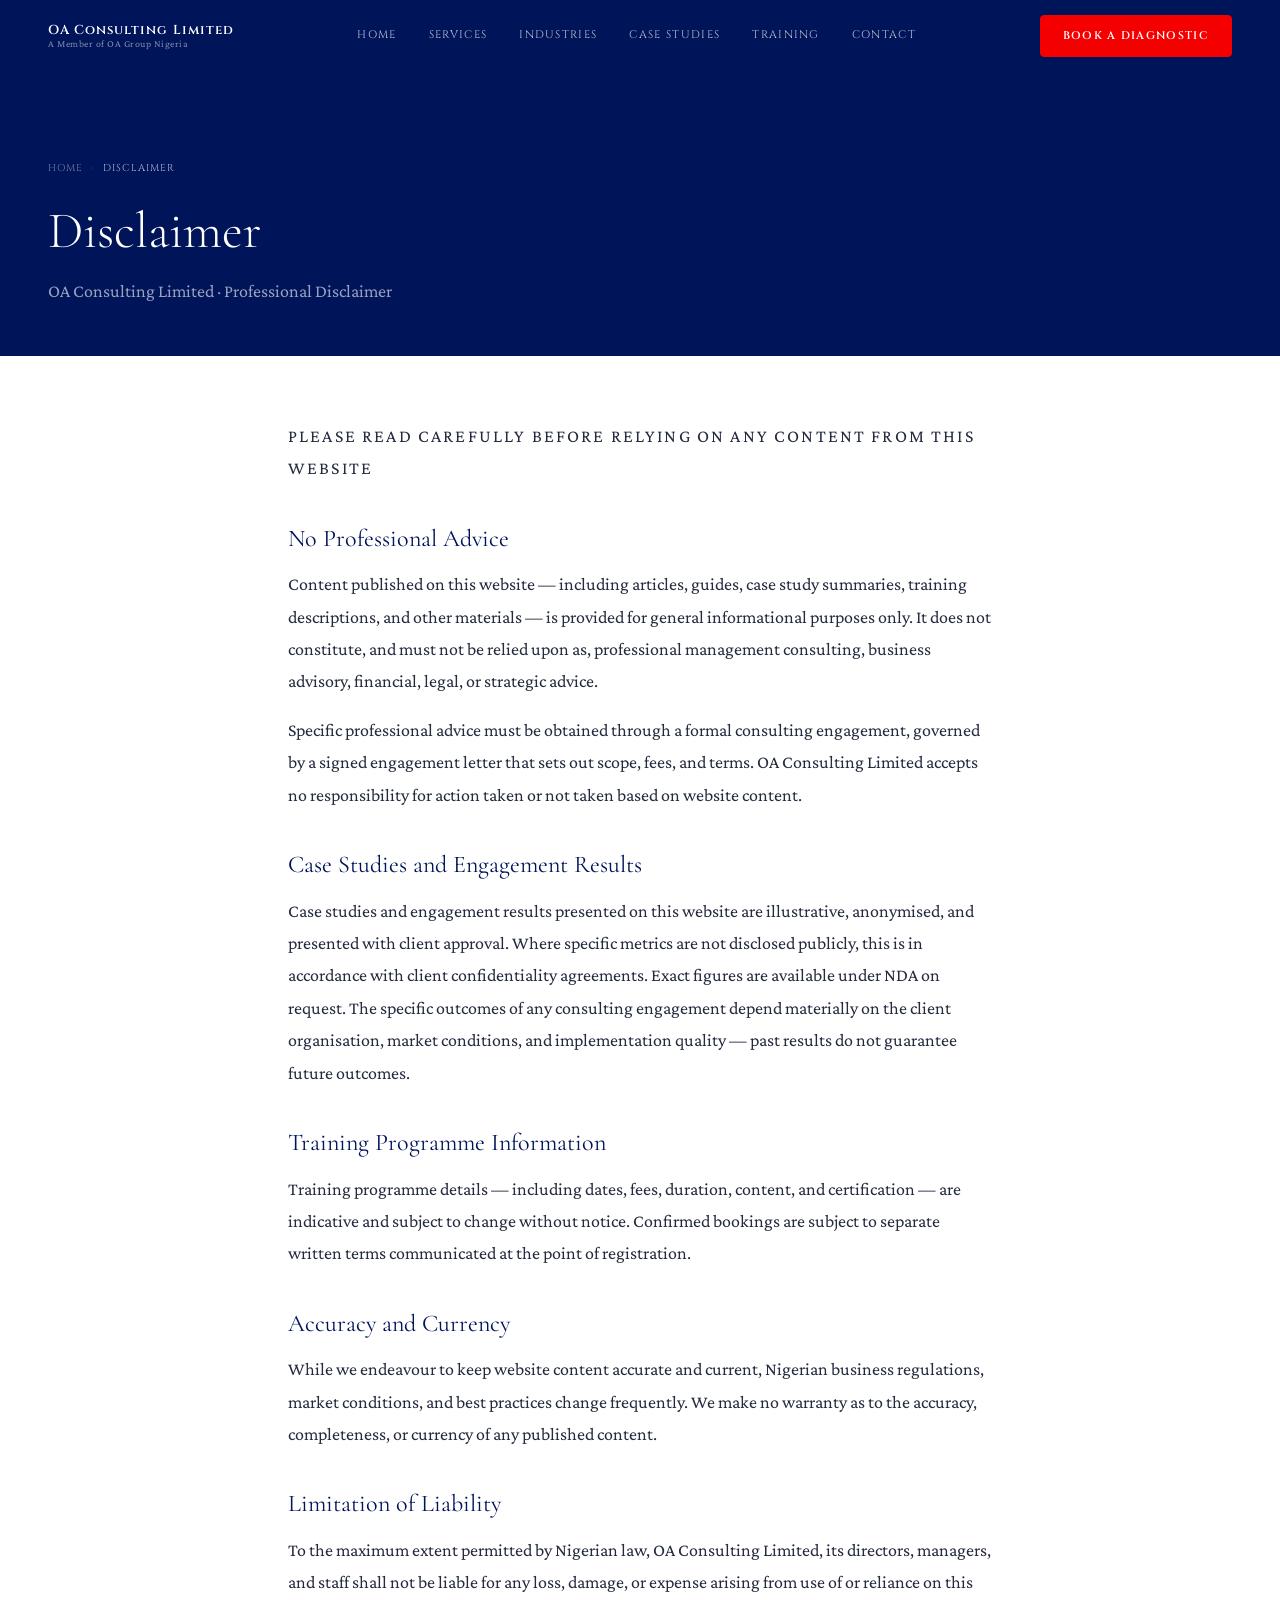
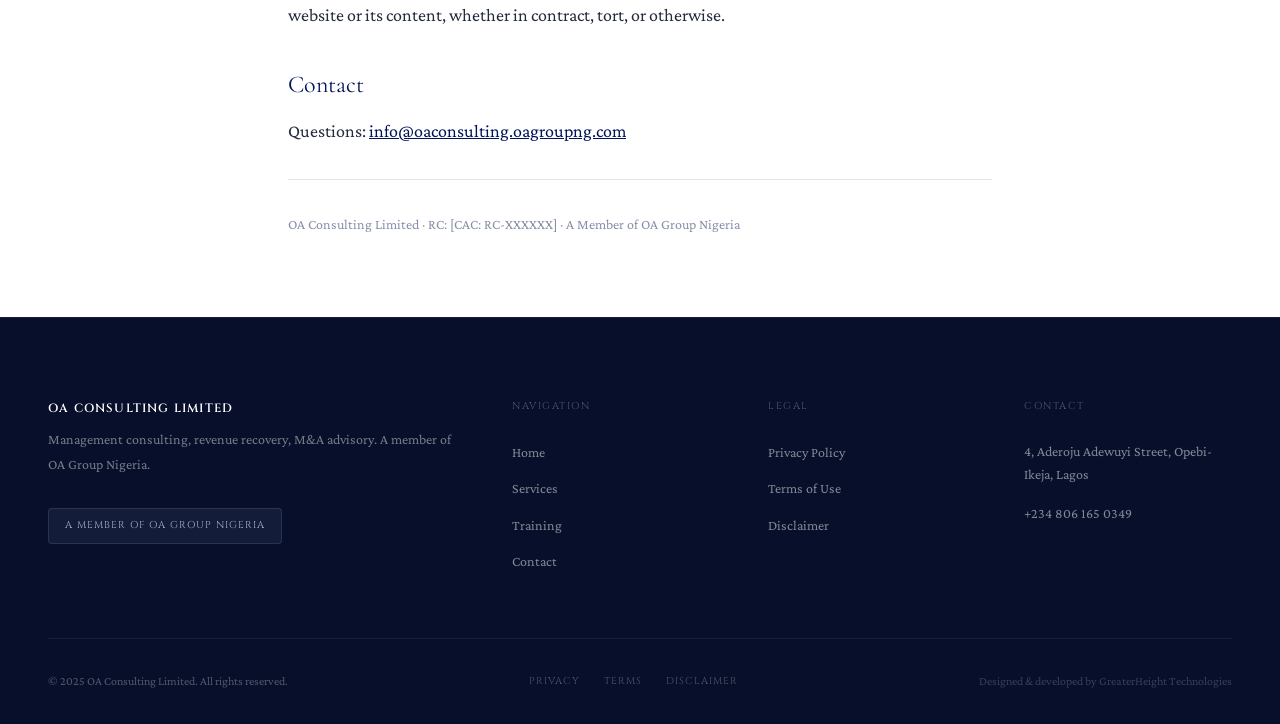
<file: disclaimer/index.html>
<!DOCTYPE html>
<html lang="en">
<head>
  <meta charset="UTF-8"><meta name="viewport" content="width=device-width, initial-scale=1.0">
  <title>Disclaimer — OA Consulting Limited</title>
  <meta name="description" content="Professional disclaimer for OA Consulting Limited. Website content does not constitute management consulting, financial, or legal advice.">
  <link rel="canonical" href="https://oaconsulting.oagroupng.com/disclaimer/">
  <link rel="preconnect" href="https://fonts.googleapis.com"><link rel="preconnect" href="https://fonts.gstatic.com" crossorigin>
  <link href="https://fonts.googleapis.com/css2?family=Cinzel:wght@400;600;700&family=Cormorant+Garamond:ital,wght@0,300;0,400;0,600;1,300;1,400&family=Crimson+Pro:ital,wght@0,300;0,400;0,500;0,600;1,300;1,400&display=swap" rel="stylesheet">
  <link rel="stylesheet" href="/css/variables.css"><link rel="stylesheet" href="/css/styles.css"><link rel="stylesheet" href="/css/responsive.css">
  <style>
    .legal-hero{background:var(--navy);padding-top:calc(var(--nav-height) + var(--sp-16));padding-bottom:var(--sp-12);}
    .legal-body{max-width:800px;margin:0 auto;padding:var(--sp-16) var(--gutter);}
    .legal-body h2{font-family:var(--font-display);font-size:var(--text-2xl);color:var(--navy);margin:var(--sp-10) 0 var(--sp-4);font-weight:400;}
    .legal-body p{font-family:var(--font-body);font-size:var(--text-lg);color:var(--grey-800);line-height:1.8;margin-bottom:var(--sp-4);max-width:none;}
    .legal-body a{color:var(--navy);text-decoration:underline;}
    .legal-meta{font-family:var(--font-label);font-size:10px;letter-spacing:0.12em;text-transform:uppercase;color:var(--grey-400);margin-bottom:var(--sp-8);}
    .legal-divider{border:none;border-top:1px solid var(--grey-100);margin:var(--sp-8) 0;}
  </style>
</head>
<body>
  <a href="#main" class="skip-link">Skip to main content</a>
  <nav class="nav nav--scrolled" id="mainNav" role="navigation" aria-label="Main navigation">
    <div class="nav__inner">
      <a href="/" class="nav__logo"><span class="nav__logo-name">OA Consulting Limited</span><span class="nav__logo-sub">A Member of OA Group Nigeria</span></a>
      <div class="nav__links"><a href="/" class="nav__link">Home</a><a href="/services/" class="nav__link">Services</a><a href="/industries/" class="nav__link">Industries</a><a href="/case-studies/" class="nav__link">Case Studies</a><a href="/training/" class="nav__link">Training</a><a href="/contact/" class="nav__link">Contact</a></div>
      <a href="/contact/" class="nav__cta">Book a Diagnostic</a>
      <button class="nav__hamburger" id="navHamburger" aria-label="Open menu" aria-expanded="false" aria-controls="mobileMenu"><span></span><span></span><span></span></button>
    </div>
  </nav>
  <div class="nav__mobile" id="mobileMenu"><a href="/" class="nav__link">Home</a><a href="/services/" class="nav__link">Services</a><a href="/contact/" class="nav__link">Contact</a><a href="/contact/" class="nav__cta">Book a Diagnostic</a></div>

  <main id="main">
    <section class="legal-hero">
      <div class="container">
        <nav aria-label="Breadcrumb" class="breadcrumb"><a href="/">Home</a><span class="breadcrumb__sep">›</span><span class="breadcrumb__current">Disclaimer</span></nav>
        <h1 style="font-family:var(--font-display);font-weight:300;font-size:clamp(2rem,4vw,3.5rem);color:var(--white);margin-bottom:var(--sp-4);">Disclaimer</h1>
        <p style="font-family:var(--font-body);color:rgba(255,255,255,0.6);font-size:var(--text-lg);">OA Consulting Limited · Professional Disclaimer</p>
      </div>
    </section>

    <article class="legal-body">
      <p class="legal-meta">Please read carefully before relying on any content from this website</p>

      <h2>No Professional Advice</h2>
      <p>Content published on this website — including articles, guides, case study summaries, training descriptions, and other materials — is provided for general informational purposes only. It does not constitute, and must not be relied upon as, professional management consulting, business advisory, financial, legal, or strategic advice.</p>
      <p>Specific professional advice must be obtained through a formal consulting engagement, governed by a signed engagement letter that sets out scope, fees, and terms. OA Consulting Limited accepts no responsibility for action taken or not taken based on website content.</p>

      <h2>Case Studies and Engagement Results</h2>
      <p>Case studies and engagement results presented on this website are illustrative, anonymised, and presented with client approval. Where specific metrics are not disclosed publicly, this is in accordance with client confidentiality agreements. Exact figures are available under NDA on request. The specific outcomes of any consulting engagement depend materially on the client organisation, market conditions, and implementation quality — past results do not guarantee future outcomes.</p>

      <h2>Training Programme Information</h2>
      <p>Training programme details — including dates, fees, duration, content, and certification — are indicative and subject to change without notice. Confirmed bookings are subject to separate written terms communicated at the point of registration.</p>

      <h2>Accuracy and Currency</h2>
      <p>While we endeavour to keep website content accurate and current, Nigerian business regulations, market conditions, and best practices change frequently. We make no warranty as to the accuracy, completeness, or currency of any published content.</p>

      <h2>Limitation of Liability</h2>
      <p>To the maximum extent permitted by Nigerian law, OA Consulting Limited, its directors, managers, and staff shall not be liable for any loss, damage, or expense arising from use of or reliance on this website or its content, whether in contract, tort, or otherwise.</p>

      <h2>Contact</h2>
      <p>Questions: <a href="mailto:info@oaconsulting.oagroupng.com">info@oaconsulting.oagroupng.com</a></p>

      <hr class="legal-divider">
      <p style="font-size:var(--text-sm);color:var(--grey-400);">OA Consulting Limited · RC: [CAC: RC-XXXXXX] · A Member of OA Group Nigeria</p>
    </article>
  </main>

  <footer class="footer" role="contentinfo"><div class="container"><div class="footer__grid">
    <div><div class="footer__brand-name">OA Consulting Limited</div><p class="footer__desc">Management consulting, revenue recovery, M&A advisory. A member of OA Group Nigeria.</p><a href="https://oagroupng.com" class="footer__group-badge" target="_blank" rel="noopener">A Member of OA Group Nigeria</a></div>
    <div><div class="footer__col-title">Navigation</div><nav class="footer__links"><a href="/" class="footer__link">Home</a><a href="/services/" class="footer__link">Services</a><a href="/training/" class="footer__link">Training</a><a href="/contact/" class="footer__link">Contact</a></nav></div>
    <div><div class="footer__col-title">Legal</div><nav class="footer__links"><a href="/privacy/" class="footer__link">Privacy Policy</a><a href="/terms/" class="footer__link">Terms of Use</a><a href="/disclaimer/" class="footer__link">Disclaimer</a></nav></div>
    <div><div class="footer__col-title">Contact</div><address style="font-style:normal;"><p class="footer__contact-item">4, Aderoju Adewuyi Street, Opebi-Ikeja, Lagos</p><p class="footer__contact-item"><a href="tel:+2348061650349" class="footer__link">+234 806 165 0349</a></p></address></div>
  </div><div class="footer__bottom"><p class="footer__copy">© 2025 OA Consulting Limited. All rights reserved.</p><nav class="footer__legal"><a href="/privacy/">Privacy</a><a href="/terms/">Terms</a><a href="/disclaimer/">Disclaimer</a></nav><p class="footer__dev">Designed & developed by GreaterHeight Technologies</p></div></div></footer>
  <script src="/js/navigation.js" defer></script><script src="/js/main.js" defer></script>
</body>
</html>
</file>
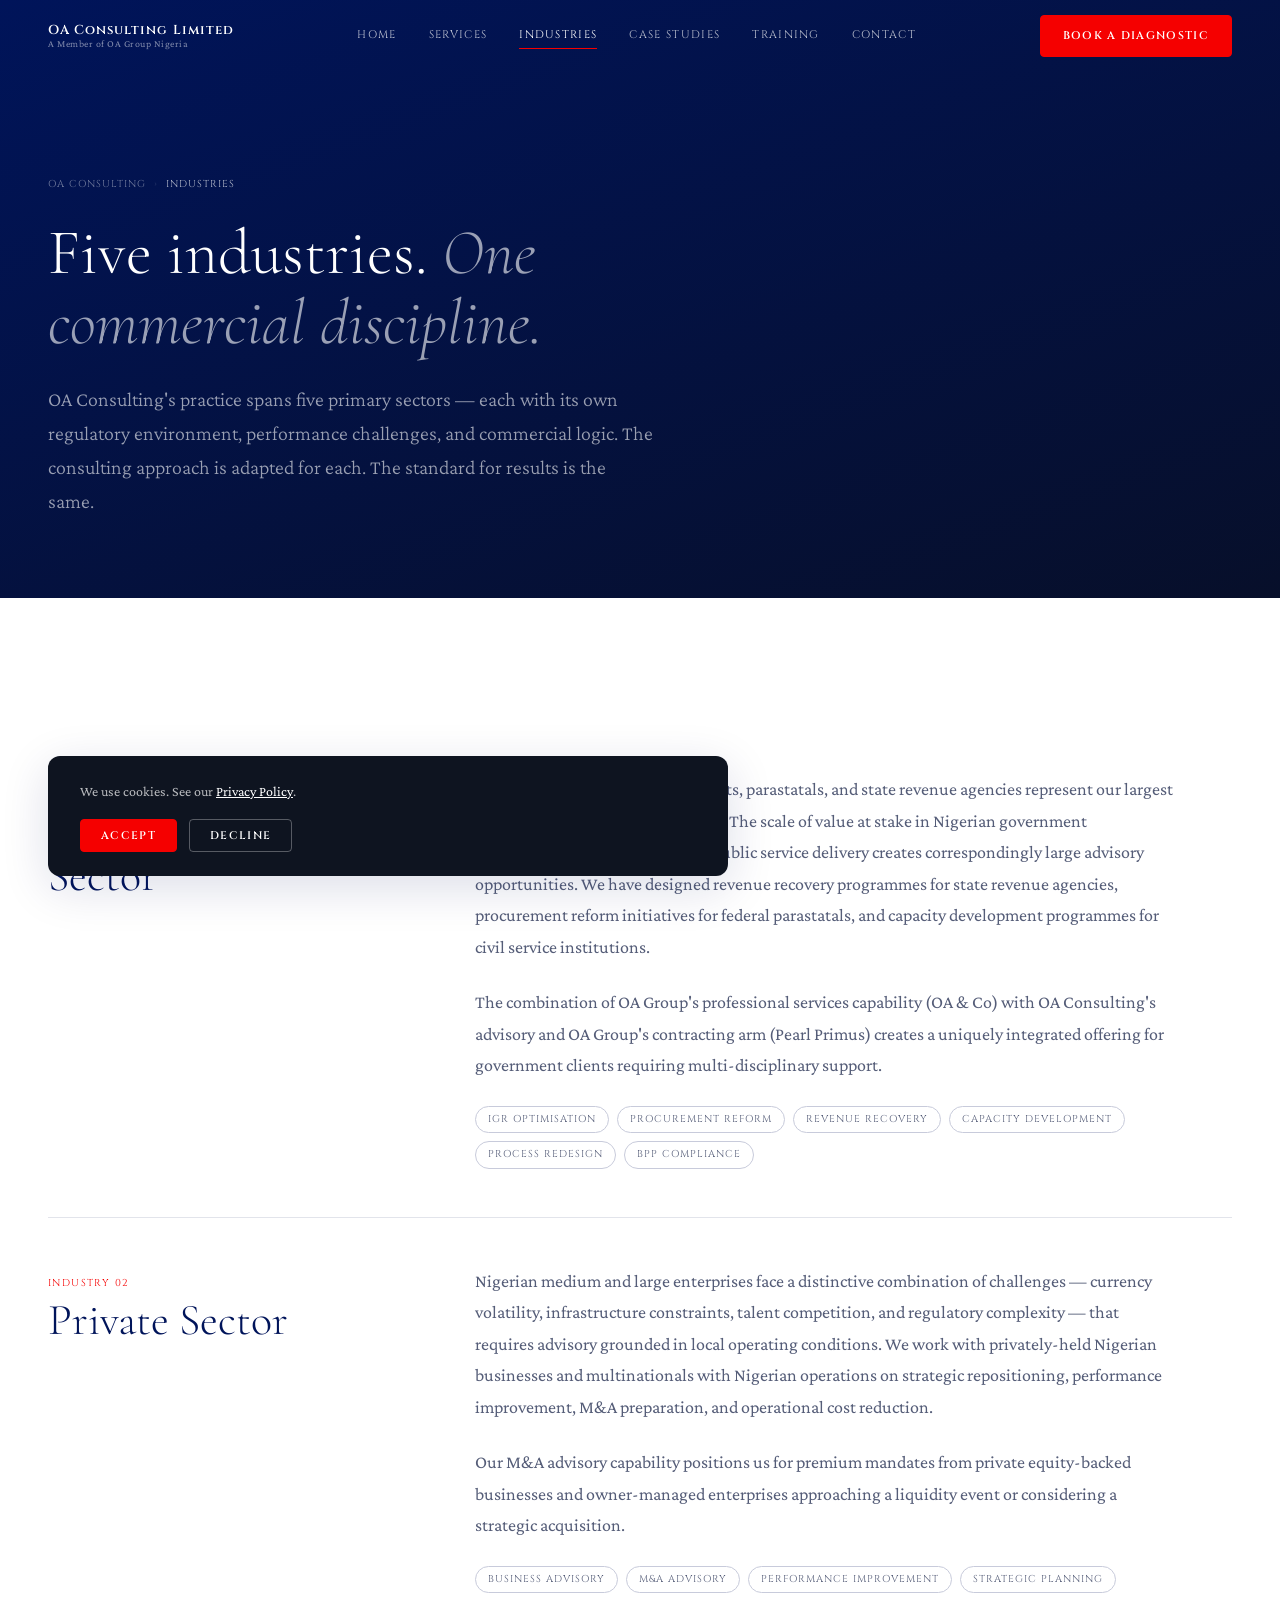
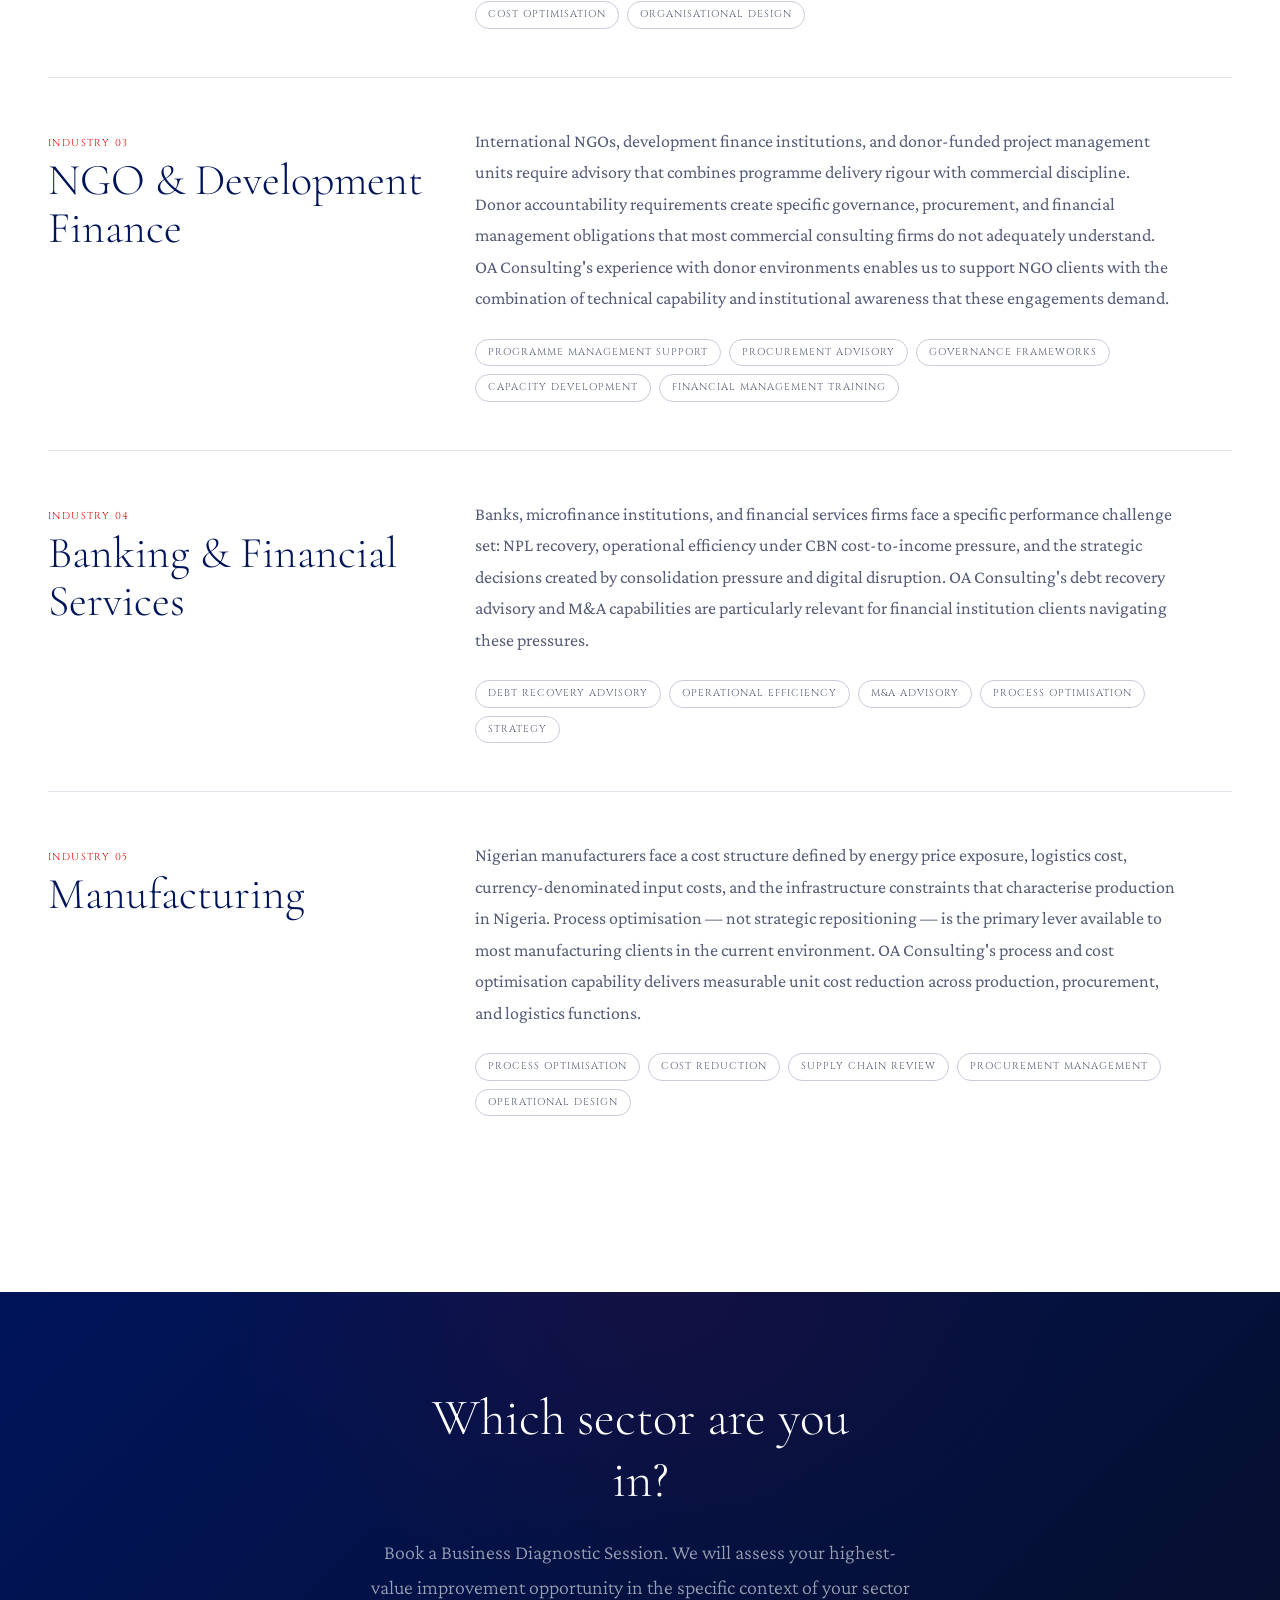
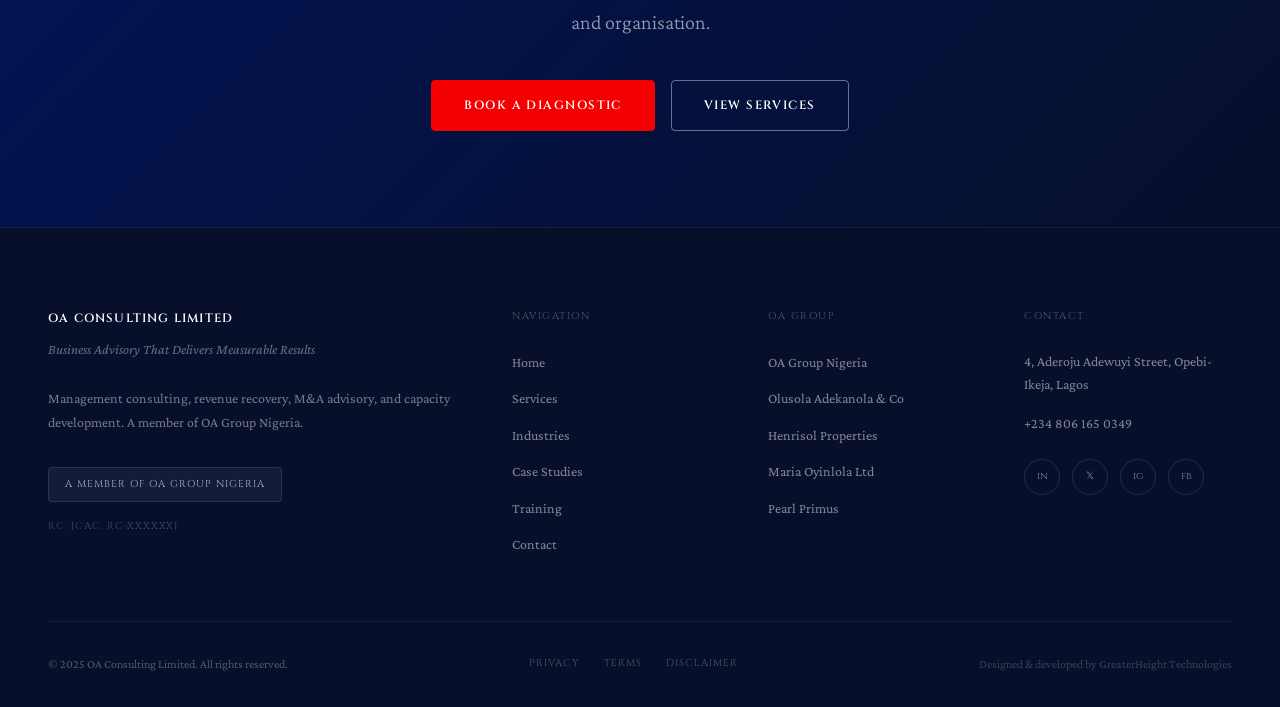
<file: industries/index.html>
<!DOCTYPE html>
<html lang="en">
<head>
  <meta charset="UTF-8"><meta name="viewport" content="width=device-width, initial-scale=1.0">
  <title>Industries — OA Consulting Limited | Government, Private Sector, Banking, NGO | Nigeria</title>
  <meta name="description" content="OA Consulting serves government ministries, private sector organisations, NGOs, banks, and manufacturing companies across Nigeria with tailored management advisory.">
  <link rel="canonical" href="https://oaconsulting.oagroupng.com/industries/">
  <link rel="preconnect" href="https://fonts.googleapis.com"><link rel="preconnect" href="https://fonts.gstatic.com" crossorigin>
  <link href="https://fonts.googleapis.com/css2?family=Cinzel:wght@400;600;700&family=Cormorant+Garamond:ital,wght@0,300;0,400;0,600;1,300;1,400&family=Crimson+Pro:ital,wght@0,300;0,400;0,500;0,600;1,300;1,400&display=swap" rel="stylesheet">
  <link rel="stylesheet" href="/css/variables.css"><link rel="stylesheet" href="/css/styles.css"><link rel="stylesheet" href="/css/animations.css"><link rel="stylesheet" href="/css/responsive.css">
  <style>
    .page-hero { background: linear-gradient(160deg, var(--navy) 0%, var(--dark-bg) 100%); padding-top: calc(var(--nav-height) + var(--sp-20)); padding-bottom: var(--sp-20); }
    .industry-section { padding: var(--sp-12) 0; border-bottom: 1px solid var(--grey-100); display: grid; grid-template-columns: 1fr 2fr; gap: var(--sp-12); align-items: start; }
    .industry-section:last-child { border-bottom: none; }
    .industry-section__label { font-family: var(--font-label); font-size: 10px; letter-spacing: 0.14em; text-transform: uppercase; color: var(--red); margin-bottom: var(--sp-3); }
    .industry-section__name { font-family: var(--font-display); font-size: var(--text-4xl); font-weight: 300; color: var(--navy); line-height: 1.1; }
    .industry-section__desc { font-family: var(--font-body); font-size: var(--text-lg); color: var(--grey-600); line-height: 1.75; margin-bottom: var(--sp-6); }
    .industry-section__services { display: flex; flex-wrap: wrap; gap: var(--sp-2); }
    .industry-tag { font-family: var(--font-label); font-size: 10px; letter-spacing: 0.1em; text-transform: uppercase; padding: 0.25rem 0.75rem; border: 1px solid var(--grey-200); border-radius: 20px; color: var(--grey-600); }
    @media (max-width: 768px) { .industry-section { grid-template-columns: 1fr; gap: var(--sp-6); } }
  </style>
</head>
<body>
  <a href="#main" class="skip-link">Skip to main content</a>
  <nav class="nav nav--scrolled" id="mainNav" role="navigation" aria-label="Main navigation">
    <div class="nav__inner">
      <a href="/" class="nav__logo"><span class="nav__logo-name">OA Consulting Limited</span><span class="nav__logo-sub">A Member of OA Group Nigeria</span></a>
      <div class="nav__links"><a href="/" class="nav__link">Home</a><a href="/services/" class="nav__link">Services</a><a href="/industries/" class="nav__link nav__link--active">Industries</a><a href="/case-studies/" class="nav__link">Case Studies</a><a href="/training/" class="nav__link">Training</a><a href="/contact/" class="nav__link">Contact</a></div>
      <a href="/contact/" class="nav__cta">Book a Diagnostic</a>
      <button class="nav__hamburger" id="navHamburger" aria-label="Open menu" aria-expanded="false" aria-controls="mobileMenu"><span></span><span></span><span></span></button>
    </div>
  </nav>
  <div class="nav__mobile" id="mobileMenu"><a href="/" class="nav__link">Home</a><a href="/services/" class="nav__link">Services</a><a href="/industries/" class="nav__link">Industries</a><a href="/case-studies/" class="nav__link">Case Studies</a><a href="/training/" class="nav__link">Training</a><a href="/contact/" class="nav__link">Contact</a><a href="/contact/" class="nav__cta">Book a Diagnostic</a></div>

  <main id="main">
    <section class="page-hero">
      <div class="container">
        <nav aria-label="Breadcrumb" class="breadcrumb"><a href="/">OA Consulting</a><span class="breadcrumb__sep" aria-hidden="true">›</span><span class="breadcrumb__current">Industries</span></nav>
        <h1 style="font-family:var(--font-display);font-weight:300;font-size:clamp(2.5rem,5vw,5rem);color:var(--white);line-height:1.1;max-width:16ch;margin-bottom:var(--sp-6);">Five industries. <em style="color:rgba(255,255,255,0.6);">One commercial discipline.</em></h1>
        <p style="font-family:var(--font-body);font-size:var(--text-xl);color:rgba(255,255,255,0.6);max-width:55ch;font-weight:300;line-height:1.7;">OA Consulting's practice spans five primary sectors — each with its own regulatory environment, performance challenges, and commercial logic. The consulting approach is adapted for each. The standard for results is the same.</p>
      </div>
    </section>

    <section class="section section--lg">
      <div class="container">
        <div class="industry-section reveal">
          <div><span class="industry-section__label">Industry 01</span><h2 class="industry-section__name">Government & Public Sector</h2></div>
          <div>
            <p class="industry-section__desc">Government ministries, departments, parastatals, and state revenue agencies represent our largest and most impactful client segment. The scale of value at stake in Nigerian government procurement, IGR collection, and public service delivery creates correspondingly large advisory opportunities. We have designed revenue recovery programmes for state revenue agencies, procurement reform initiatives for federal parastatals, and capacity development programmes for civil service institutions.</p>
            <p class="industry-section__desc">The combination of OA Group's professional services capability (OA & Co) with OA Consulting's advisory and OA Group's contracting arm (Pearl Primus) creates a uniquely integrated offering for government clients requiring multi-disciplinary support.</p>
            <div class="industry-section__services"><span class="industry-tag">IGR Optimisation</span><span class="industry-tag">Procurement Reform</span><span class="industry-tag">Revenue Recovery</span><span class="industry-tag">Capacity Development</span><span class="industry-tag">Process Redesign</span><span class="industry-tag">BPP Compliance</span></div>
          </div>
        </div>
        <div class="industry-section reveal">
          <div><span class="industry-section__label">Industry 02</span><h2 class="industry-section__name">Private Sector</h2></div>
          <div>
            <p class="industry-section__desc">Nigerian medium and large enterprises face a distinctive combination of challenges — currency volatility, infrastructure constraints, talent competition, and regulatory complexity — that requires advisory grounded in local operating conditions. We work with privately-held Nigerian businesses and multinationals with Nigerian operations on strategic repositioning, performance improvement, M&A preparation, and operational cost reduction.</p>
            <p class="industry-section__desc">Our M&A advisory capability positions us for premium mandates from private equity-backed businesses and owner-managed enterprises approaching a liquidity event or considering a strategic acquisition.</p>
            <div class="industry-section__services"><span class="industry-tag">Business Advisory</span><span class="industry-tag">M&A Advisory</span><span class="industry-tag">Performance Improvement</span><span class="industry-tag">Strategic Planning</span><span class="industry-tag">Cost Optimisation</span><span class="industry-tag">Organisational Design</span></div>
          </div>
        </div>
        <div class="industry-section reveal">
          <div><span class="industry-section__label">Industry 03</span><h2 class="industry-section__name">NGO & Development Finance</h2></div>
          <div>
            <p class="industry-section__desc">International NGOs, development finance institutions, and donor-funded project management units require advisory that combines programme delivery rigour with commercial discipline. Donor accountability requirements create specific governance, procurement, and financial management obligations that most commercial consulting firms do not adequately understand. OA Consulting's experience with donor environments enables us to support NGO clients with the combination of technical capability and institutional awareness that these engagements demand.</p>
            <div class="industry-section__services"><span class="industry-tag">Programme Management Support</span><span class="industry-tag">Procurement Advisory</span><span class="industry-tag">Governance Frameworks</span><span class="industry-tag">Capacity Development</span><span class="industry-tag">Financial Management Training</span></div>
          </div>
        </div>
        <div class="industry-section reveal">
          <div><span class="industry-section__label">Industry 04</span><h2 class="industry-section__name">Banking & Financial Services</h2></div>
          <div>
            <p class="industry-section__desc">Banks, microfinance institutions, and financial services firms face a specific performance challenge set: NPL recovery, operational efficiency under CBN cost-to-income pressure, and the strategic decisions created by consolidation pressure and digital disruption. OA Consulting's debt recovery advisory and M&A capabilities are particularly relevant for financial institution clients navigating these pressures.</p>
            <div class="industry-section__services"><span class="industry-tag">Debt Recovery Advisory</span><span class="industry-tag">Operational Efficiency</span><span class="industry-tag">M&A Advisory</span><span class="industry-tag">Process Optimisation</span><span class="industry-tag">Strategy</span></div>
          </div>
        </div>
        <div class="industry-section reveal">
          <div><span class="industry-section__label">Industry 05</span><h2 class="industry-section__name">Manufacturing</h2></div>
          <div>
            <p class="industry-section__desc">Nigerian manufacturers face a cost structure defined by energy price exposure, logistics cost, currency-denominated input costs, and the infrastructure constraints that characterise production in Nigeria. Process optimisation — not strategic repositioning — is the primary lever available to most manufacturing clients in the current environment. OA Consulting's process and cost optimisation capability delivers measurable unit cost reduction across production, procurement, and logistics functions.</p>
            <div class="industry-section__services"><span class="industry-tag">Process Optimisation</span><span class="industry-tag">Cost Reduction</span><span class="industry-tag">Supply Chain Review</span><span class="industry-tag">Procurement Management</span><span class="industry-tag">Operational Design</span></div>
          </div>
        </div>
      </div>
    </section>

    <section class="cta-banner">
      <div class="cta-banner__content">
        <h2 class="cta-banner__title reveal">Which sector are you in?</h2>
        <p class="cta-banner__sub reveal reveal--delay-1">Book a Business Diagnostic Session. We will assess your highest-value improvement opportunity in the specific context of your sector and organisation.</p>
        <div class="cta-banner__actions reveal reveal--delay-2">
          <a href="/contact/" class="btn btn-red">Book a Diagnostic</a>
          <a href="/services/" class="btn btn-ghost">View Services</a>
        </div>
      </div>
    </section>
  </main>

  <footer class="footer" role="contentinfo">
    <div class="container">
      <div class="footer__grid">
        <div><div class="footer__brand-name">OA Consulting Limited</div><div class="footer__brand-tag">Business Advisory That Delivers Measurable Results</div><p class="footer__desc">Management consulting, revenue recovery, M&A advisory, and capacity development. A member of OA Group Nigeria.</p><a href="https://oagroupng.com" class="footer__group-badge" target="_blank" rel="noopener">A Member of OA Group Nigeria</a><div class="footer__cac">RC: [CAC: RC-XXXXXX]</div></div>
        <div><div class="footer__col-title">Navigation</div><nav class="footer__links"><a href="/" class="footer__link">Home</a><a href="/services/" class="footer__link">Services</a><a href="/industries/" class="footer__link">Industries</a><a href="/case-studies/" class="footer__link">Case Studies</a><a href="/training/" class="footer__link">Training</a><a href="/contact/" class="footer__link">Contact</a></nav></div>
        <div><div class="footer__col-title">OA Group</div><nav class="footer__links"><a href="https://oagroupng.com" class="footer__link" target="_blank" rel="noopener">OA Group Nigeria</a><a href="https://olusola-adekanola.oagroupng.com" class="footer__link" target="_blank" rel="noopener">Olusola Adekanola & Co</a><a href="https://henrisol.oagroupng.com" class="footer__link" target="_blank" rel="noopener">Henrisol Properties</a><a href="https://mol.oagroupng.com" class="footer__link" target="_blank" rel="noopener">Maria Oyinlola Ltd</a><a href="https://pearlprimus.oagroupng.com" class="footer__link" target="_blank" rel="noopener">Pearl Primus</a></nav></div>
        <div><div class="footer__col-title">Contact</div><address style="font-style:normal;"><p class="footer__contact-item">4, Aderoju Adewuyi Street, Opebi-Ikeja, Lagos</p><p class="footer__contact-item"><a href="tel:+2348061650349" class="footer__link">+234 806 165 0349</a></p></address><div class="footer__socials"><a href="https://linkedin.com/company/oagroupng" class="footer__social" aria-label="LinkedIn" target="_blank" rel="noopener">in</a><a href="https://x.com/oagroupng" class="footer__social" aria-label="X" target="_blank" rel="noopener">𝕏</a><a href="https://instagram.com/oagroupng" class="footer__social" aria-label="Instagram" target="_blank" rel="noopener">ig</a><a href="https://facebook.com/oagroupng" class="footer__social" aria-label="Facebook" target="_blank" rel="noopener">fb</a></div></div>
      </div>
      <div class="footer__bottom"><p class="footer__copy">© 2025 OA Consulting Limited. All rights reserved.</p><nav class="footer__legal"><a href="/privacy/">Privacy</a><a href="/terms/">Terms</a><a href="/disclaimer/">Disclaimer</a></nav><p class="footer__dev">Designed & developed by GreaterHeight Technologies</p></div>
    </div>
  </footer>
  <button id="backToTop" aria-label="Back to top" style="position:fixed;bottom:2rem;right:2rem;width:44px;height:44px;border-radius:50%;background:var(--navy);border:1px solid rgba(255,255,255,0.15);color:var(--white);font-size:18px;display:flex;align-items:center;justify-content:center;opacity:0;pointer-events:none;transition:opacity 0.3s;z-index:500;cursor:pointer;">↑</button>
  <div class="cookie-banner" id="cookieBanner"><p class="cookie-banner__text">We use cookies. See our <a href="/privacy/" style="color:var(--white);text-decoration:underline;">Privacy Policy</a>.</p><div class="cookie-banner__actions"><button id="cookieAccept" class="btn btn-red" style="padding:0.5rem 1.25rem;font-size:11px;">Accept</button><button id="cookieDecline" class="btn btn-ghost" style="padding:0.5rem 1.25rem;font-size:11px;border-color:rgba(255,255,255,0.3);">Decline</button></div></div>
  <script src="/js/navigation.js" defer></script><script src="/js/main.js" defer></script>
</body>
</html>
</file>
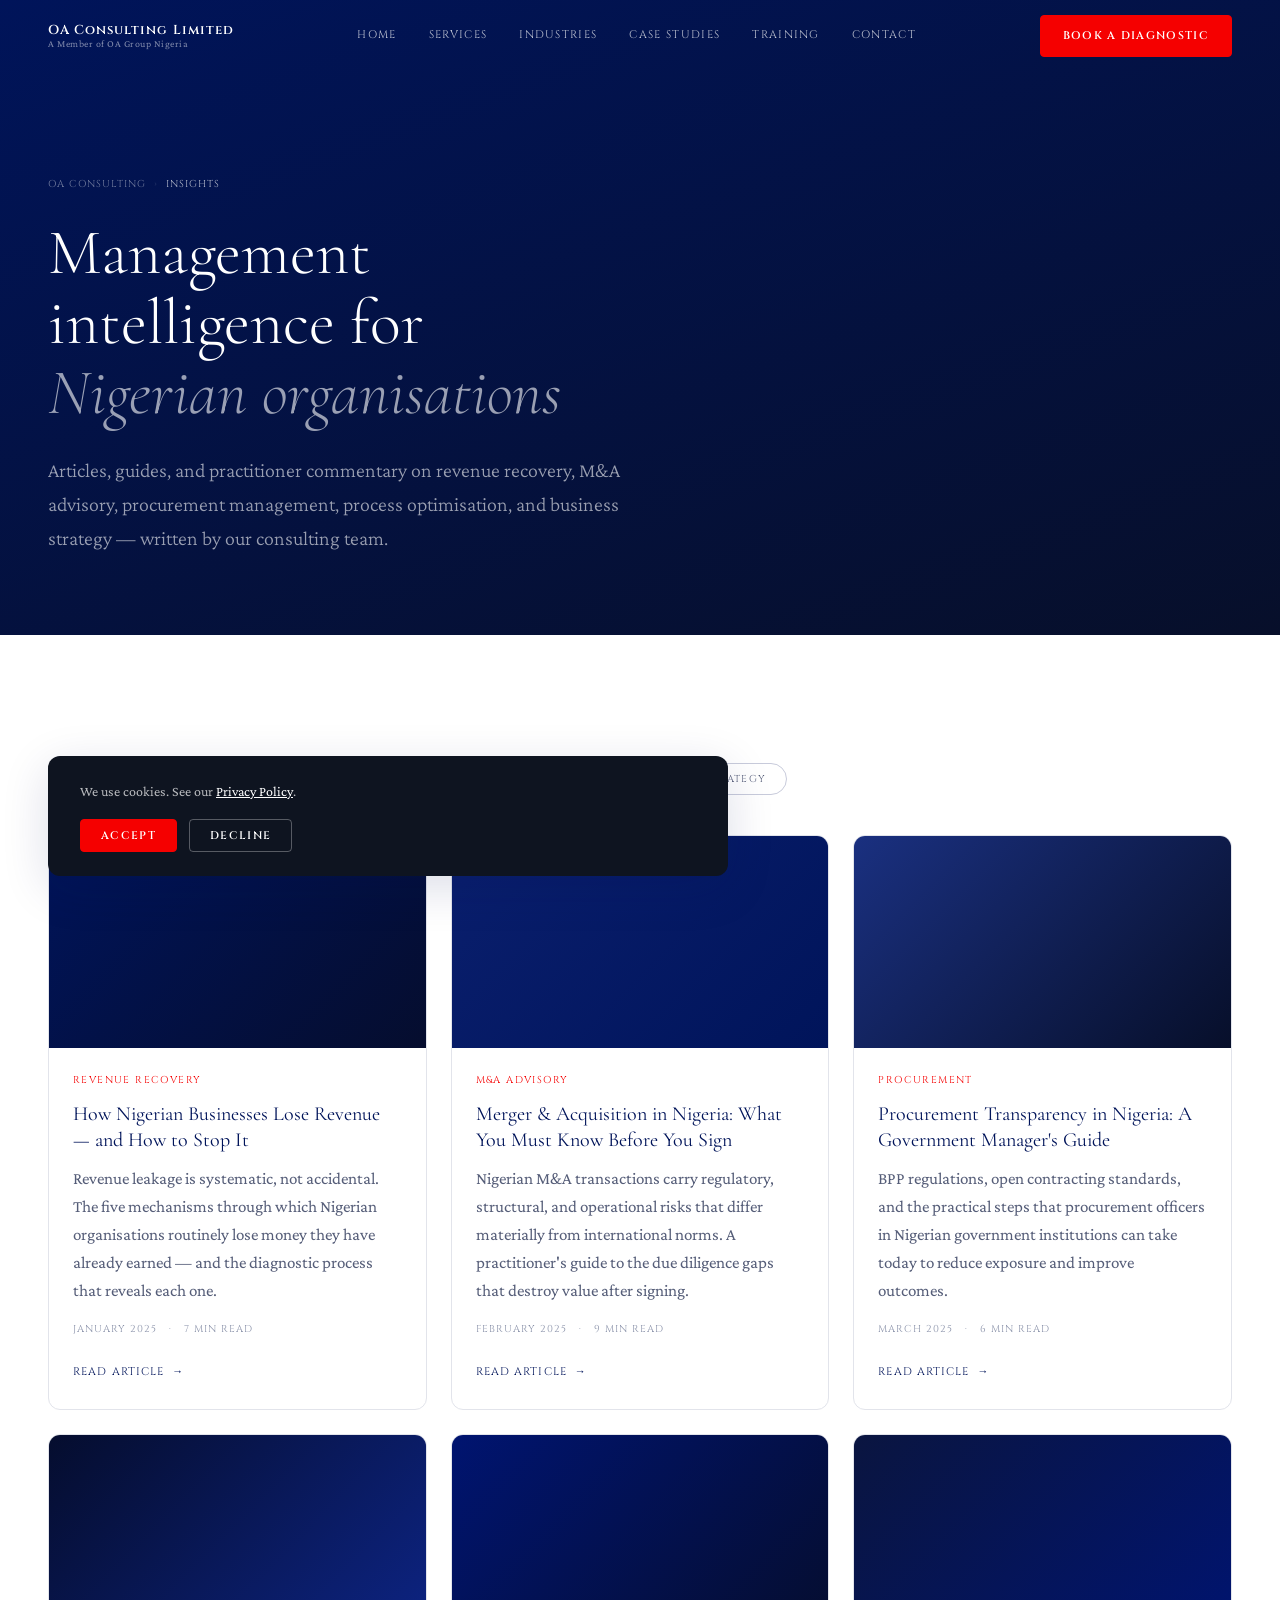
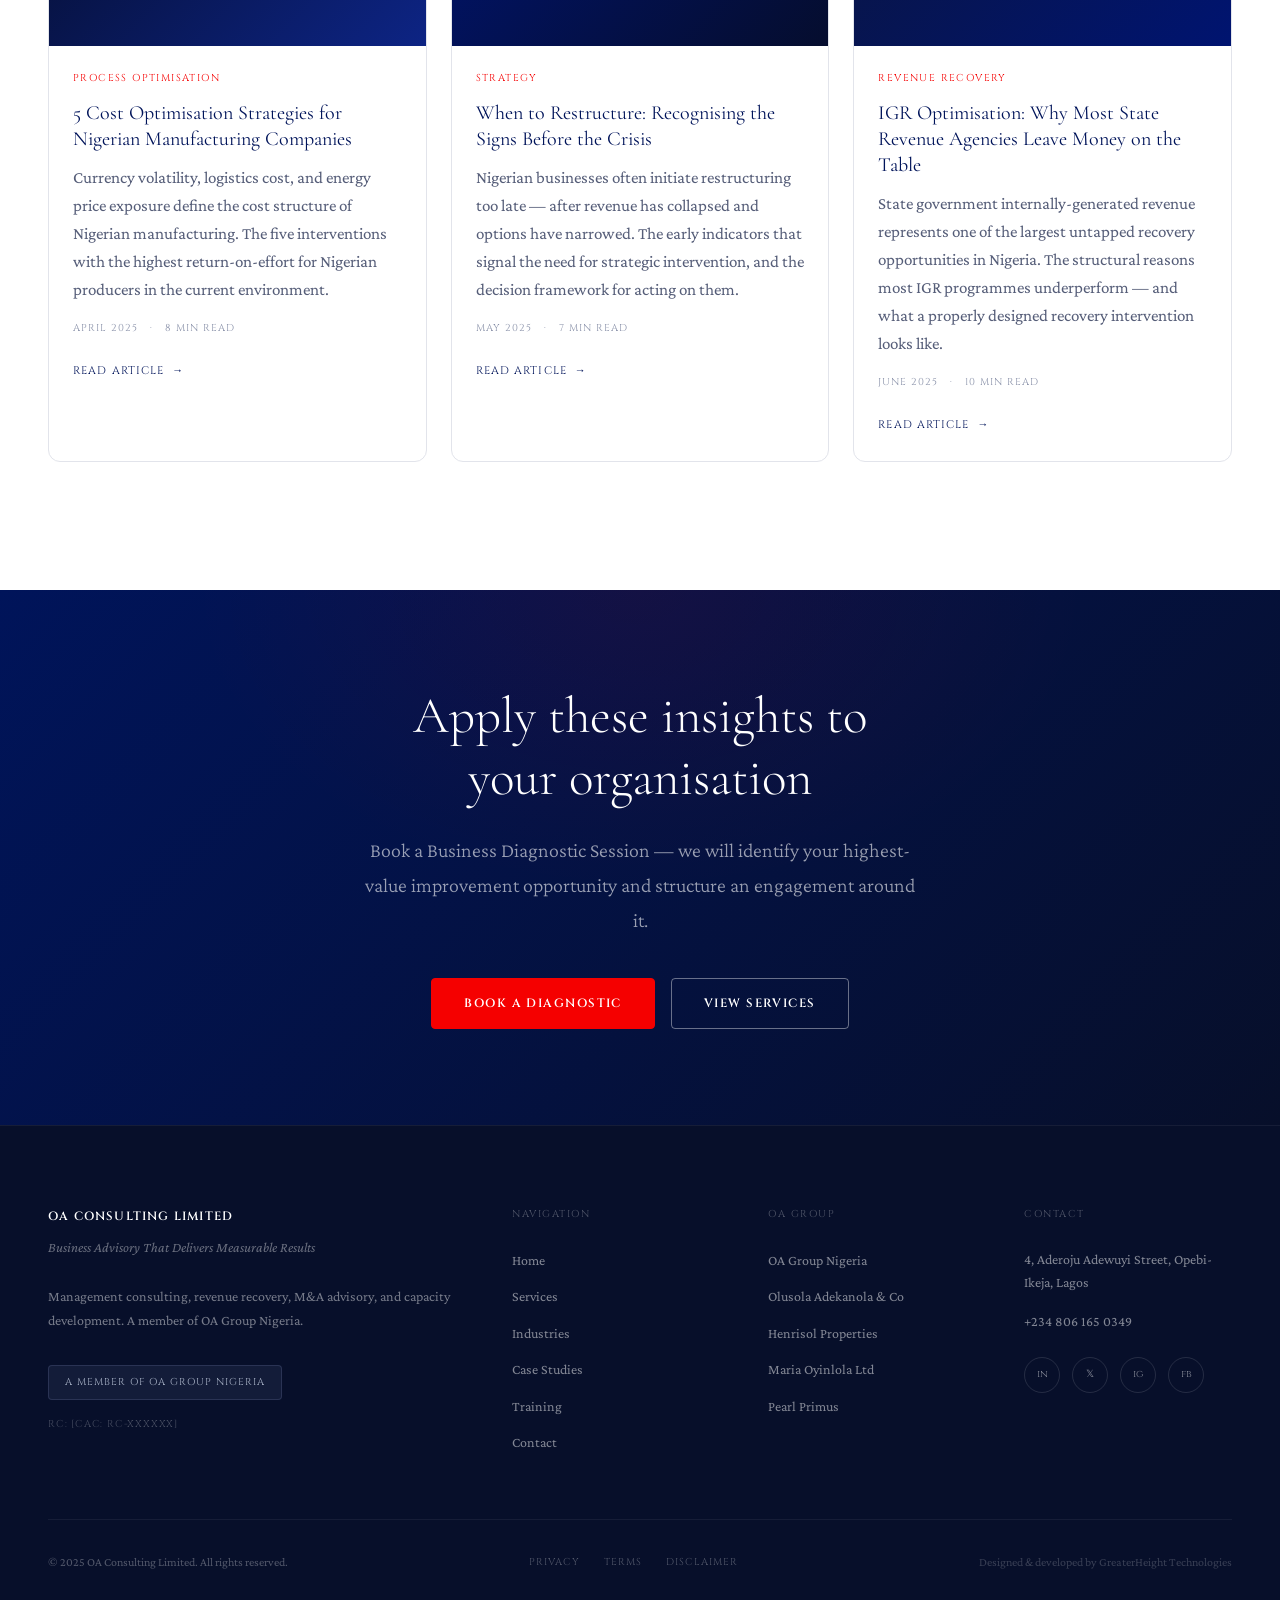
<file: insights/index.html>
<!DOCTYPE html>
<html lang="en">
<head>
  <meta charset="UTF-8"><meta name="viewport" content="width=device-width, initial-scale=1.0">
  <title>Insights — OA Consulting Limited | Management Intelligence for Nigerian Organisations</title>
  <meta name="description" content="Articles, guides, and management intelligence on revenue recovery, M&A, procurement, process optimisation, and business advisory for Nigerian organisations.">
  <link rel="canonical" href="https://oaconsulting.oagroupng.com/insights/">
  <link rel="preconnect" href="https://fonts.googleapis.com"><link rel="preconnect" href="https://fonts.gstatic.com" crossorigin>
  <link href="https://fonts.googleapis.com/css2?family=Cinzel:wght@400;600;700&family=Cormorant+Garamond:ital,wght@0,300;0,400;0,600;1,300;1,400&family=Crimson+Pro:ital,wght@0,300;0,400;0,500;0,600;1,300;1,400&display=swap" rel="stylesheet">
  <link rel="stylesheet" href="/css/variables.css"><link rel="stylesheet" href="/css/styles.css"><link rel="stylesheet" href="/css/animations.css"><link rel="stylesheet" href="/css/responsive.css">
  <style>
    .page-hero { background: linear-gradient(160deg, var(--navy) 0%, var(--dark-bg) 100%); padding-top: calc(var(--nav-height) + var(--sp-20)); padding-bottom: var(--sp-20); }
    .filter-bar { display: flex; flex-wrap: wrap; gap: var(--sp-3); margin-bottom: var(--sp-10); }
    .filter-btn { font-family: var(--font-label); font-size: 10px; letter-spacing: 0.12em; text-transform: uppercase; padding: 0.5rem 1.25rem; border: 1px solid var(--grey-200); border-radius: 20px; background: var(--white); color: var(--grey-600); cursor: pointer; transition: all .2s; }
    .filter-btn:hover { border-color: var(--navy); color: var(--navy); }
    .filter-btn.active { background: var(--navy); border-color: var(--navy); color: var(--white); }
    .insights-grid { display: grid; grid-template-columns: repeat(3, 1fr); gap: var(--sp-6); }
    .insight-card { border: 1px solid var(--grey-100); border-radius: var(--radius-lg); overflow: hidden; background: var(--white); transition: transform .2s, box-shadow .2s; }
    .insight-card:hover { transform: translateY(-4px); box-shadow: var(--shadow-md); }
    .insight-card[hidden] { display: none; }
    .insight-card__img { aspect-ratio: 16/9; }
    .insight-card__body { padding: var(--sp-6); }
    .insight-card__cat { font-family: var(--font-label); font-size: 10px; letter-spacing: 0.14em; text-transform: uppercase; color: var(--red); display: block; margin-bottom: var(--sp-3); }
    .insight-card__title { font-family: var(--font-display); font-size: var(--text-xl); font-weight: 400; color: var(--navy); margin-bottom: var(--sp-3); line-height: 1.3; }
    .insight-card__excerpt { font-family: var(--font-body); font-size: var(--text-base); color: var(--grey-600); line-height: 1.65; margin-bottom: var(--sp-4); }
    .insight-card__meta { font-family: var(--font-label); font-size: 10px; letter-spacing: 0.1em; text-transform: uppercase; color: var(--grey-400); display: flex; gap: var(--sp-3); margin-bottom: var(--sp-4); }
    .insight-card__link { font-family: var(--font-label); font-size: 11px; letter-spacing: 0.1em; text-transform: uppercase; color: var(--navy); display: inline-flex; align-items: center; gap: var(--sp-2); transition: gap .15s, color .15s; }
    .insight-card__link:hover { color: var(--red); gap: var(--sp-3); }
    @media (max-width: 1024px) { .insights-grid { grid-template-columns: repeat(2,1fr); } }
    @media (max-width: 768px) { .insights-grid { grid-template-columns: 1fr; } }
  </style>
</head>
<body>
  <a href="#main" class="skip-link">Skip to main content</a>
  <nav class="nav nav--scrolled" id="mainNav" role="navigation" aria-label="Main navigation">
    <div class="nav__inner">
      <a href="/" class="nav__logo"><span class="nav__logo-name">OA Consulting Limited</span><span class="nav__logo-sub">A Member of OA Group Nigeria</span></a>
      <div class="nav__links"><a href="/" class="nav__link">Home</a><a href="/services/" class="nav__link">Services</a><a href="/industries/" class="nav__link">Industries</a><a href="/case-studies/" class="nav__link">Case Studies</a><a href="/training/" class="nav__link">Training</a><a href="/contact/" class="nav__link">Contact</a></div>
      <a href="/contact/" class="nav__cta">Book a Diagnostic</a>
      <button class="nav__hamburger" id="navHamburger" aria-label="Open menu" aria-expanded="false" aria-controls="mobileMenu"><span></span><span></span><span></span></button>
    </div>
  </nav>
  <div class="nav__mobile" id="mobileMenu"><a href="/" class="nav__link">Home</a><a href="/services/" class="nav__link">Services</a><a href="/industries/" class="nav__link">Industries</a><a href="/case-studies/" class="nav__link">Case Studies</a><a href="/training/" class="nav__link">Training</a><a href="/contact/" class="nav__link">Contact</a><a href="/contact/" class="nav__cta">Book a Diagnostic</a></div>

  <main id="main">
    <section class="page-hero">
      <div class="container">
        <nav aria-label="Breadcrumb" class="breadcrumb"><a href="/">OA Consulting</a><span class="breadcrumb__sep">›</span><span class="breadcrumb__current">Insights</span></nav>
        <h1 style="font-family:var(--font-display);font-weight:300;font-size:clamp(2.5rem,5vw,5rem);color:var(--white);line-height:1.1;max-width:18ch;margin-bottom:var(--sp-6);">Management intelligence for <em style="color:rgba(255,255,255,0.6);">Nigerian organisations</em></h1>
        <p style="font-family:var(--font-body);font-size:var(--text-xl);color:rgba(255,255,255,0.6);max-width:55ch;font-weight:300;line-height:1.7;">Articles, guides, and practitioner commentary on revenue recovery, M&A advisory, procurement management, process optimisation, and business strategy — written by our consulting team.</p>
      </div>
    </section>

    <section class="section section--lg">
      <div class="container">
        <div class="filter-bar reveal" role="group" aria-label="Filter insights by topic">
          <button class="filter-btn active" data-filter="all">All Topics</button>
          <button class="filter-btn" data-filter="revenue">Revenue Recovery</button>
          <button class="filter-btn" data-filter="ma">M&A</button>
          <button class="filter-btn" data-filter="procurement">Procurement</button>
          <button class="filter-btn" data-filter="process">Process</button>
          <button class="filter-btn" data-filter="strategy">Strategy</button>
        </div>

        <div class="insights-grid" id="insightsGrid">
          <article class="insight-card reveal" data-category="revenue">
            <div class="insight-card__img" style="background:linear-gradient(135deg,#00145A,#050D2E);"></div>
            <div class="insight-card__body">
              <span class="insight-card__cat">Revenue Recovery</span>
              <h3 class="insight-card__title">How Nigerian Businesses Lose Revenue — and How to Stop It</h3>
              <p class="insight-card__excerpt">Revenue leakage is systematic, not accidental. The five mechanisms through which Nigerian organisations routinely lose money they have already earned — and the diagnostic process that reveals each one.</p>
              <div class="insight-card__meta"><span>January 2025</span><span>·</span><span>7 min read</span></div>
              <a href="#" class="insight-card__link">Read Article <span aria-hidden="true">→</span></a>
            </div>
          </article>
          <article class="insight-card reveal reveal--delay-1" data-category="ma">
            <div class="insight-card__img" style="background:linear-gradient(135deg,#0a1f6e,#00145A);"></div>
            <div class="insight-card__body">
              <span class="insight-card__cat">M&A Advisory</span>
              <h3 class="insight-card__title">Merger & Acquisition in Nigeria: What You Must Know Before You Sign</h3>
              <p class="insight-card__excerpt">Nigerian M&A transactions carry regulatory, structural, and operational risks that differ materially from international norms. A practitioner's guide to the due diligence gaps that destroy value after signing.</p>
              <div class="insight-card__meta"><span>February 2025</span><span>·</span><span>9 min read</span></div>
              <a href="#" class="insight-card__link">Read Article <span aria-hidden="true">→</span></a>
            </div>
          </article>
          <article class="insight-card reveal reveal--delay-2" data-category="procurement">
            <div class="insight-card__img" style="background:linear-gradient(135deg,#1a3080,#070F2A);"></div>
            <div class="insight-card__body">
              <span class="insight-card__cat">Procurement</span>
              <h3 class="insight-card__title">Procurement Transparency in Nigeria: A Government Manager's Guide</h3>
              <p class="insight-card__excerpt">BPP regulations, open contracting standards, and the practical steps that procurement officers in Nigerian government institutions can take today to reduce exposure and improve outcomes.</p>
              <div class="insight-card__meta"><span>March 2025</span><span>·</span><span>6 min read</span></div>
              <a href="#" class="insight-card__link">Read Article <span aria-hidden="true">→</span></a>
            </div>
          </article>
          <article class="insight-card reveal" data-category="process">
            <div class="insight-card__img" style="background:linear-gradient(135deg,#050D2E,#0d2484);"></div>
            <div class="insight-card__body">
              <span class="insight-card__cat">Process Optimisation</span>
              <h3 class="insight-card__title">5 Cost Optimisation Strategies for Nigerian Manufacturing Companies</h3>
              <p class="insight-card__excerpt">Currency volatility, logistics cost, and energy price exposure define the cost structure of Nigerian manufacturing. The five interventions with the highest return-on-effort for Nigerian producers in the current environment.</p>
              <div class="insight-card__meta"><span>April 2025</span><span>·</span><span>8 min read</span></div>
              <a href="#" class="insight-card__link">Read Article <span aria-hidden="true">→</span></a>
            </div>
          </article>
          <article class="insight-card reveal reveal--delay-1" data-category="strategy">
            <div class="insight-card__img" style="background:linear-gradient(135deg,#001470,#050D2E);"></div>
            <div class="insight-card__body">
              <span class="insight-card__cat">Strategy</span>
              <h3 class="insight-card__title">When to Restructure: Recognising the Signs Before the Crisis</h3>
              <p class="insight-card__excerpt">Nigerian businesses often initiate restructuring too late — after revenue has collapsed and options have narrowed. The early indicators that signal the need for strategic intervention, and the decision framework for acting on them.</p>
              <div class="insight-card__meta"><span>May 2025</span><span>·</span><span>7 min read</span></div>
              <a href="#" class="insight-card__link">Read Article <span aria-hidden="true">→</span></a>
            </div>
          </article>
          <article class="insight-card reveal reveal--delay-2" data-category="revenue">
            <div class="insight-card__img" style="background:linear-gradient(135deg,#0a1540,#001470);"></div>
            <div class="insight-card__body">
              <span class="insight-card__cat">Revenue Recovery</span>
              <h3 class="insight-card__title">IGR Optimisation: Why Most State Revenue Agencies Leave Money on the Table</h3>
              <p class="insight-card__excerpt">State government internally-generated revenue represents one of the largest untapped recovery opportunities in Nigeria. The structural reasons most IGR programmes underperform — and what a properly designed recovery intervention looks like.</p>
              <div class="insight-card__meta"><span>June 2025</span><span>·</span><span>10 min read</span></div>
              <a href="#" class="insight-card__link">Read Article <span aria-hidden="true">→</span></a>
            </div>
          </article>
        </div>
      </div>
    </section>

    <section class="cta-banner">
      <div class="cta-banner__content">
        <h2 class="cta-banner__title reveal">Apply these insights to your organisation</h2>
        <p class="cta-banner__sub reveal reveal--delay-1">Book a Business Diagnostic Session — we will identify your highest-value improvement opportunity and structure an engagement around it.</p>
        <div class="cta-banner__actions reveal reveal--delay-2">
          <a href="/contact/" class="btn btn-red">Book a Diagnostic</a>
          <a href="/services/" class="btn btn-ghost">View Services</a>
        </div>
      </div>
    </section>
  </main>

  <footer class="footer" role="contentinfo"><div class="container"><div class="footer__grid">
    <div><div class="footer__brand-name">OA Consulting Limited</div><div class="footer__brand-tag">Business Advisory That Delivers Measurable Results</div><p class="footer__desc">Management consulting, revenue recovery, M&A advisory, and capacity development. A member of OA Group Nigeria.</p><a href="https://oagroupng.com" class="footer__group-badge" target="_blank" rel="noopener">A Member of OA Group Nigeria</a><div class="footer__cac">RC: [CAC: RC-XXXXXX]</div></div>
    <div><div class="footer__col-title">Navigation</div><nav class="footer__links"><a href="/" class="footer__link">Home</a><a href="/services/" class="footer__link">Services</a><a href="/industries/" class="footer__link">Industries</a><a href="/case-studies/" class="footer__link">Case Studies</a><a href="/training/" class="footer__link">Training</a><a href="/contact/" class="footer__link">Contact</a></nav></div>
    <div><div class="footer__col-title">OA Group</div><nav class="footer__links"><a href="https://oagroupng.com" class="footer__link" target="_blank" rel="noopener">OA Group Nigeria</a><a href="https://olusola-adekanola.oagroupng.com" class="footer__link" target="_blank" rel="noopener">Olusola Adekanola & Co</a><a href="https://henrisol.oagroupng.com" class="footer__link" target="_blank" rel="noopener">Henrisol Properties</a><a href="https://mol.oagroupng.com" class="footer__link" target="_blank" rel="noopener">Maria Oyinlola Ltd</a><a href="https://pearlprimus.oagroupng.com" class="footer__link" target="_blank" rel="noopener">Pearl Primus</a></nav></div>
    <div><div class="footer__col-title">Contact</div><address style="font-style:normal;"><p class="footer__contact-item">4, Aderoju Adewuyi Street, Opebi-Ikeja, Lagos</p><p class="footer__contact-item"><a href="tel:+2348061650349" class="footer__link">+234 806 165 0349</a></p></address><div class="footer__socials"><a href="https://linkedin.com/company/oagroupng" class="footer__social" aria-label="LinkedIn" target="_blank" rel="noopener">in</a><a href="https://x.com/oagroupng" class="footer__social" aria-label="X" target="_blank" rel="noopener">𝕏</a><a href="https://instagram.com/oagroupng" class="footer__social" aria-label="Instagram" target="_blank" rel="noopener">ig</a><a href="https://facebook.com/oagroupng" class="footer__social" aria-label="Facebook" target="_blank" rel="noopener">fb</a></div></div>
  </div><div class="footer__bottom"><p class="footer__copy">© 2025 OA Consulting Limited. All rights reserved.</p><nav class="footer__legal"><a href="/privacy/">Privacy</a><a href="/terms/">Terms</a><a href="/disclaimer/">Disclaimer</a></nav><p class="footer__dev">Designed & developed by GreaterHeight Technologies</p></div></div></footer>
  <button id="backToTop" aria-label="Back to top" style="position:fixed;bottom:2rem;right:2rem;width:44px;height:44px;border-radius:50%;background:var(--navy);border:1px solid rgba(255,255,255,0.15);color:var(--white);font-size:18px;display:flex;align-items:center;justify-content:center;opacity:0;pointer-events:none;transition:opacity 0.3s;z-index:500;cursor:pointer;">↑</button>
  <div class="cookie-banner" id="cookieBanner"><p class="cookie-banner__text">We use cookies. See our <a href="/privacy/" style="color:var(--white);text-decoration:underline;">Privacy Policy</a>.</p><div class="cookie-banner__actions"><button id="cookieAccept" class="btn btn-red" style="padding:0.5rem 1.25rem;font-size:11px;">Accept</button><button id="cookieDecline" class="btn btn-ghost" style="padding:0.5rem 1.25rem;font-size:11px;border-color:rgba(255,255,255,0.3);">Decline</button></div></div>
  <script src="/js/navigation.js" defer></script><script src="/js/main.js" defer></script>
  <script>
    document.addEventListener('DOMContentLoaded',()=>{
      const btns=document.querySelectorAll('.filter-btn'), cards=document.querySelectorAll('.insight-card');
      btns.forEach(btn=>btn.addEventListener('click',()=>{
        btns.forEach(b=>b.classList.remove('active')); btn.classList.add('active');
        const f=btn.dataset.filter;
        cards.forEach(c=>c.toggleAttribute('hidden', f!=='all'&&c.dataset.category!==f));
      }));
    });
  </script>
</body>
</html>
</file>
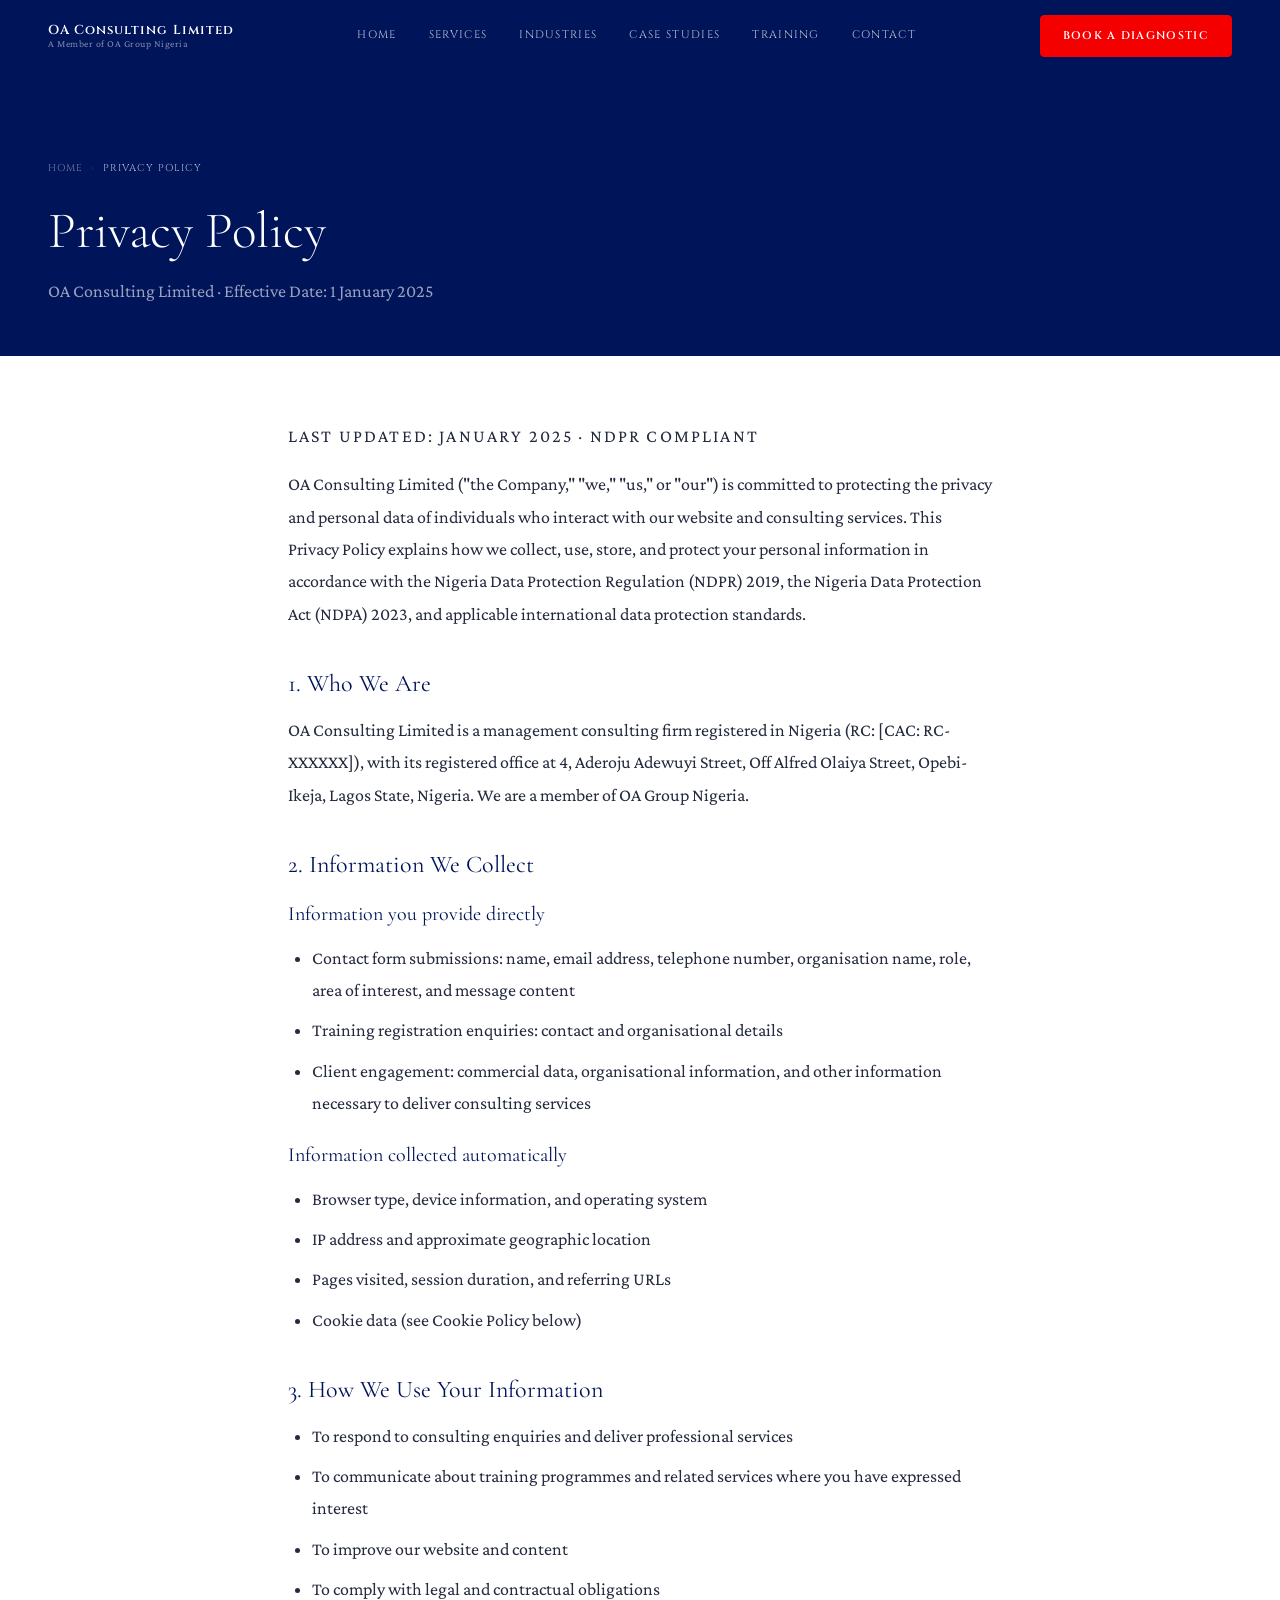
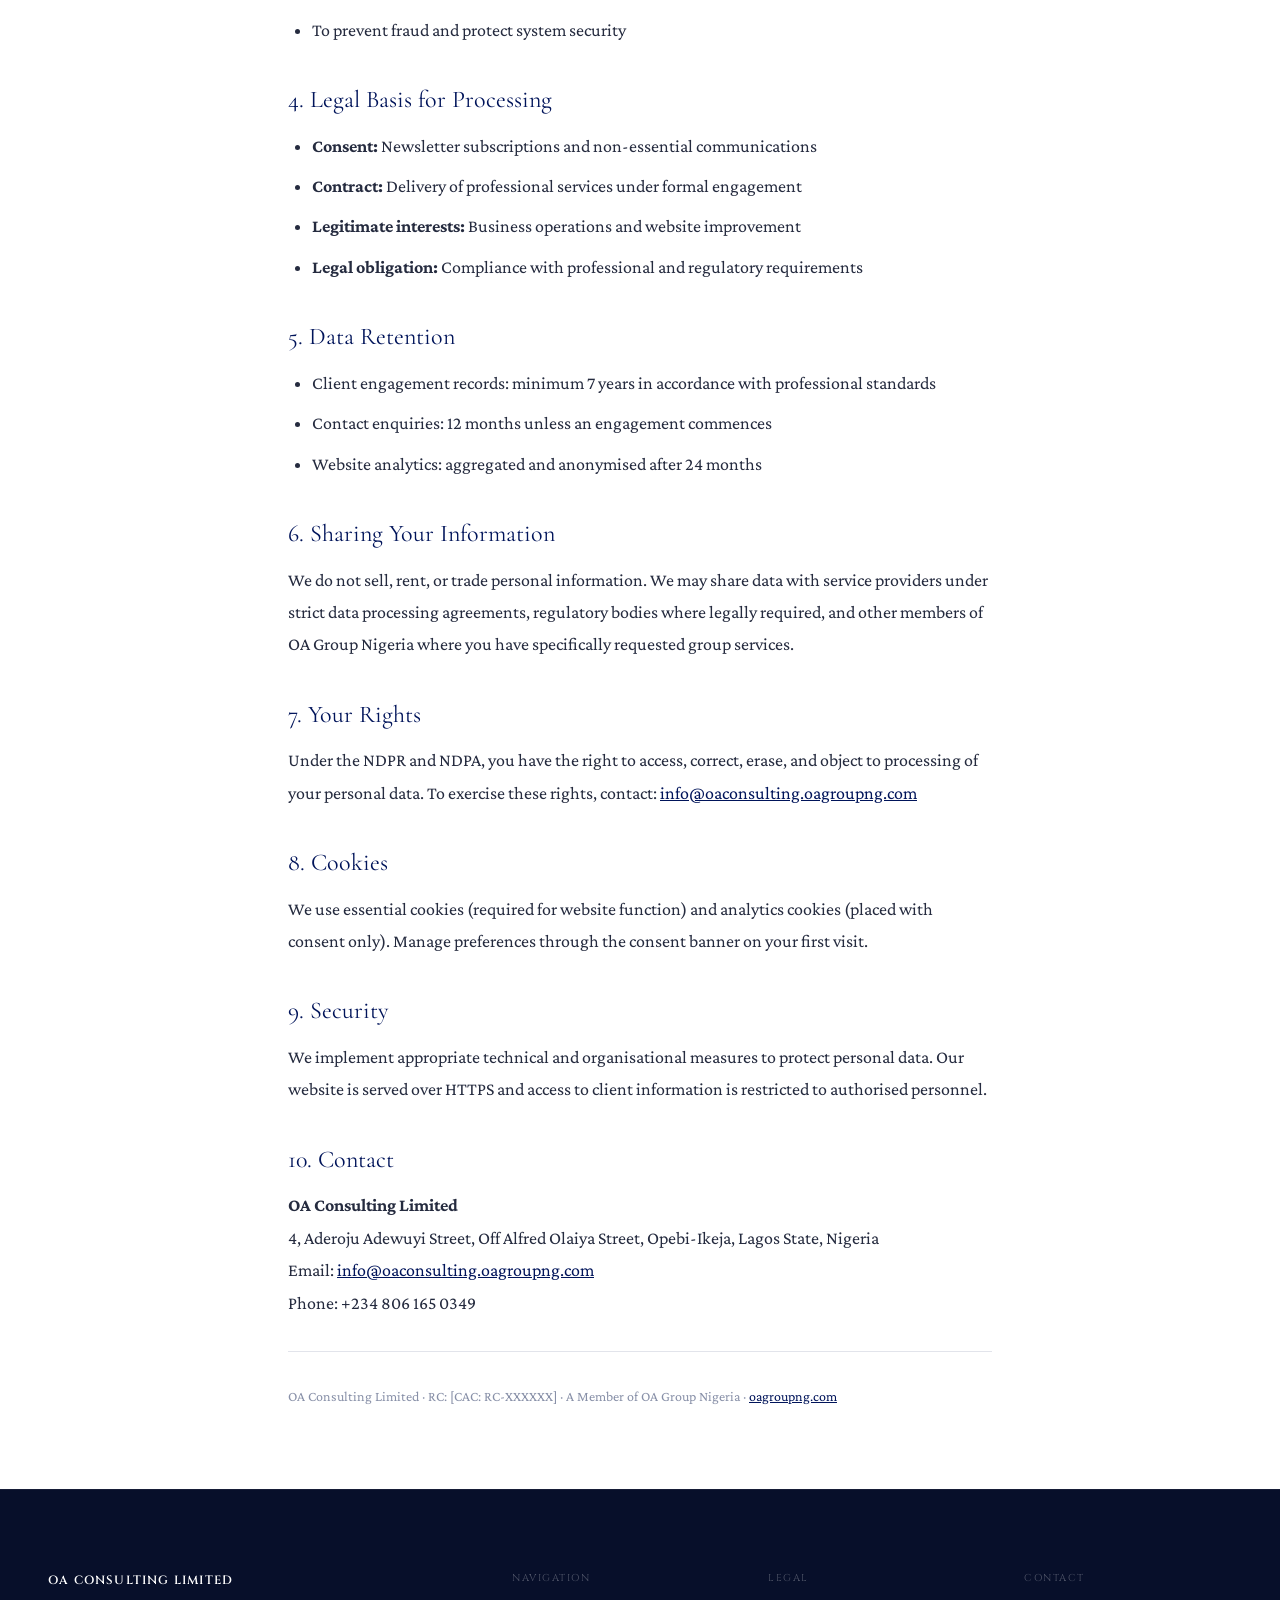
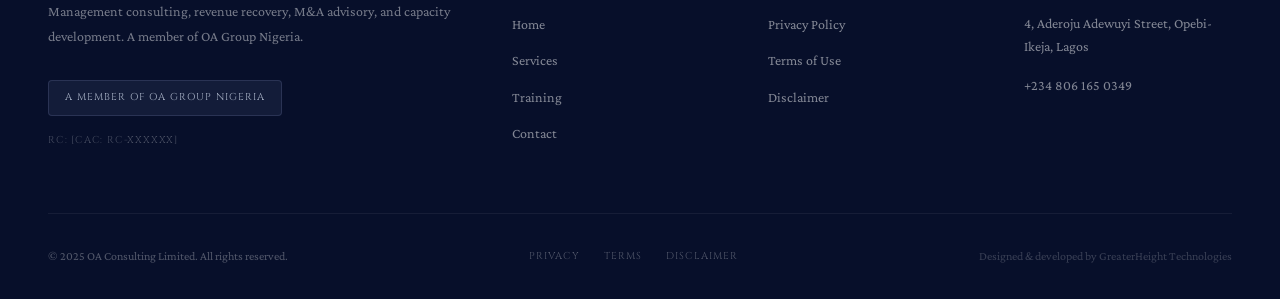
<file: privacy/index.html>
<!DOCTYPE html>
<html lang="en">
<head>
  <meta charset="UTF-8"><meta name="viewport" content="width=device-width, initial-scale=1.0">
  <title>Privacy Policy — OA Consulting Limited</title>
  <meta name="description" content="Privacy policy for OA Consulting Limited. How we collect, use, and protect your personal data in compliance with Nigeria's NDPR.">
  <link rel="canonical" href="https://oaconsulting.oagroupng.com/privacy/">
  <link rel="preconnect" href="https://fonts.googleapis.com"><link rel="preconnect" href="https://fonts.gstatic.com" crossorigin>
  <link href="https://fonts.googleapis.com/css2?family=Cinzel:wght@400;600;700&family=Cormorant+Garamond:ital,wght@0,300;0,400;0,600;1,300;1,400&family=Crimson+Pro:ital,wght@0,300;0,400;0,500;0,600;1,300;1,400&display=swap" rel="stylesheet">
  <link rel="stylesheet" href="/css/variables.css"><link rel="stylesheet" href="/css/styles.css"><link rel="stylesheet" href="/css/responsive.css">
  <style>
    .legal-hero{background:var(--navy);padding-top:calc(var(--nav-height) + var(--sp-16));padding-bottom:var(--sp-12);}
    .legal-body{max-width:800px;margin:0 auto;padding:var(--sp-16) var(--gutter);}
    .legal-body h2{font-family:var(--font-display);font-size:var(--text-2xl);color:var(--navy);margin:var(--sp-10) 0 var(--sp-4);font-weight:400;}
    .legal-body h3{font-family:var(--font-display);font-size:var(--text-xl);color:var(--navy);margin:var(--sp-6) 0 var(--sp-3);font-weight:400;}
    .legal-body p{font-family:var(--font-body);font-size:var(--text-lg);color:var(--grey-800);line-height:1.8;margin-bottom:var(--sp-4);max-width:none;}
    .legal-body ul{margin:var(--sp-4) 0 var(--sp-6) var(--sp-6);}
    .legal-body ul li{font-family:var(--font-body);font-size:var(--text-lg);color:var(--grey-800);line-height:1.8;margin-bottom:var(--sp-2);list-style:disc;}
    .legal-body a{color:var(--navy);text-decoration:underline;}
    .legal-meta{font-family:var(--font-label);font-size:10px;letter-spacing:0.12em;text-transform:uppercase;color:var(--grey-400);margin-bottom:var(--sp-8);}
    .legal-divider{border:none;border-top:1px solid var(--grey-100);margin:var(--sp-8) 0;}
  </style>
</head>
<body>
  <a href="#main" class="skip-link">Skip to main content</a>
  <nav class="nav nav--scrolled" id="mainNav" role="navigation" aria-label="Main navigation">
    <div class="nav__inner">
      <a href="/" class="nav__logo"><span class="nav__logo-name">OA Consulting Limited</span><span class="nav__logo-sub">A Member of OA Group Nigeria</span></a>
      <div class="nav__links"><a href="/" class="nav__link">Home</a><a href="/services/" class="nav__link">Services</a><a href="/industries/" class="nav__link">Industries</a><a href="/case-studies/" class="nav__link">Case Studies</a><a href="/training/" class="nav__link">Training</a><a href="/contact/" class="nav__link">Contact</a></div>
      <a href="/contact/" class="nav__cta">Book a Diagnostic</a>
      <button class="nav__hamburger" id="navHamburger" aria-label="Open menu" aria-expanded="false" aria-controls="mobileMenu"><span></span><span></span><span></span></button>
    </div>
  </nav>
  <div class="nav__mobile" id="mobileMenu"><a href="/" class="nav__link">Home</a><a href="/services/" class="nav__link">Services</a><a href="/industries/" class="nav__link">Industries</a><a href="/case-studies/" class="nav__link">Case Studies</a><a href="/training/" class="nav__link">Training</a><a href="/contact/" class="nav__link">Contact</a><a href="/contact/" class="nav__cta">Book a Diagnostic</a></div>

  <main id="main">
    <section class="legal-hero">
      <div class="container">
        <nav aria-label="Breadcrumb" class="breadcrumb"><a href="/">Home</a><span class="breadcrumb__sep">›</span><span class="breadcrumb__current">Privacy Policy</span></nav>
        <h1 style="font-family:var(--font-display);font-weight:300;font-size:clamp(2rem,4vw,3.5rem);color:var(--white);margin-bottom:var(--sp-4);">Privacy Policy</h1>
        <p style="font-family:var(--font-body);color:rgba(255,255,255,0.6);font-size:var(--text-lg);">OA Consulting Limited · Effective Date: 1 January 2025</p>
      </div>
    </section>

    <article class="legal-body">
      <p class="legal-meta">Last updated: January 2025 · NDPR Compliant</p>
      <p>OA Consulting Limited ("the Company," "we," "us," or "our") is committed to protecting the privacy and personal data of individuals who interact with our website and consulting services. This Privacy Policy explains how we collect, use, store, and protect your personal information in accordance with the Nigeria Data Protection Regulation (NDPR) 2019, the Nigeria Data Protection Act (NDPA) 2023, and applicable international data protection standards.</p>

      <h2>1. Who We Are</h2>
      <p>OA Consulting Limited is a management consulting firm registered in Nigeria (RC: [CAC: RC-XXXXXX]), with its registered office at 4, Aderoju Adewuyi Street, Off Alfred Olaiya Street, Opebi-Ikeja, Lagos State, Nigeria. We are a member of OA Group Nigeria.</p>

      <h2>2. Information We Collect</h2>
      <h3>Information you provide directly</h3>
      <ul>
        <li>Contact form submissions: name, email address, telephone number, organisation name, role, area of interest, and message content</li>
        <li>Training registration enquiries: contact and organisational details</li>
        <li>Client engagement: commercial data, organisational information, and other information necessary to deliver consulting services</li>
      </ul>
      <h3>Information collected automatically</h3>
      <ul>
        <li>Browser type, device information, and operating system</li>
        <li>IP address and approximate geographic location</li>
        <li>Pages visited, session duration, and referring URLs</li>
        <li>Cookie data (see Cookie Policy below)</li>
      </ul>

      <h2>3. How We Use Your Information</h2>
      <ul>
        <li>To respond to consulting enquiries and deliver professional services</li>
        <li>To communicate about training programmes and related services where you have expressed interest</li>
        <li>To improve our website and content</li>
        <li>To comply with legal and contractual obligations</li>
        <li>To prevent fraud and protect system security</li>
      </ul>

      <h2>4. Legal Basis for Processing</h2>
      <ul>
        <li><strong>Consent:</strong> Newsletter subscriptions and non-essential communications</li>
        <li><strong>Contract:</strong> Delivery of professional services under formal engagement</li>
        <li><strong>Legitimate interests:</strong> Business operations and website improvement</li>
        <li><strong>Legal obligation:</strong> Compliance with professional and regulatory requirements</li>
      </ul>

      <h2>5. Data Retention</h2>
      <ul>
        <li>Client engagement records: minimum 7 years in accordance with professional standards</li>
        <li>Contact enquiries: 12 months unless an engagement commences</li>
        <li>Website analytics: aggregated and anonymised after 24 months</li>
      </ul>

      <h2>6. Sharing Your Information</h2>
      <p>We do not sell, rent, or trade personal information. We may share data with service providers under strict data processing agreements, regulatory bodies where legally required, and other members of OA Group Nigeria where you have specifically requested group services.</p>

      <h2>7. Your Rights</h2>
      <p>Under the NDPR and NDPA, you have the right to access, correct, erase, and object to processing of your personal data. To exercise these rights, contact: <a href="mailto:info@oaconsulting.oagroupng.com">info@oaconsulting.oagroupng.com</a></p>

      <h2>8. Cookies</h2>
      <p>We use essential cookies (required for website function) and analytics cookies (placed with consent only). Manage preferences through the consent banner on your first visit.</p>

      <h2>9. Security</h2>
      <p>We implement appropriate technical and organisational measures to protect personal data. Our website is served over HTTPS and access to client information is restricted to authorised personnel.</p>

      <h2>10. Contact</h2>
      <p><strong>OA Consulting Limited</strong><br>4, Aderoju Adewuyi Street, Off Alfred Olaiya Street, Opebi-Ikeja, Lagos State, Nigeria<br>Email: <a href="mailto:info@oaconsulting.oagroupng.com">info@oaconsulting.oagroupng.com</a><br>Phone: +234 806 165 0349</p>

      <hr class="legal-divider">
      <p style="font-size:var(--text-sm);color:var(--grey-400);">OA Consulting Limited · RC: [CAC: RC-XXXXXX] · A Member of OA Group Nigeria · <a href="https://oagroupng.com">oagroupng.com</a></p>
    </article>
  </main>

  <footer class="footer" role="contentinfo"><div class="container"><div class="footer__grid">
    <div><div class="footer__brand-name">OA Consulting Limited</div><p class="footer__desc">Management consulting, revenue recovery, M&A advisory, and capacity development. A member of OA Group Nigeria.</p><a href="https://oagroupng.com" class="footer__group-badge" target="_blank" rel="noopener">A Member of OA Group Nigeria</a><div class="footer__cac">RC: [CAC: RC-XXXXXX]</div></div>
    <div><div class="footer__col-title">Navigation</div><nav class="footer__links"><a href="/" class="footer__link">Home</a><a href="/services/" class="footer__link">Services</a><a href="/training/" class="footer__link">Training</a><a href="/contact/" class="footer__link">Contact</a></nav></div>
    <div><div class="footer__col-title">Legal</div><nav class="footer__links"><a href="/privacy/" class="footer__link">Privacy Policy</a><a href="/terms/" class="footer__link">Terms of Use</a><a href="/disclaimer/" class="footer__link">Disclaimer</a></nav></div>
    <div><div class="footer__col-title">Contact</div><address style="font-style:normal;"><p class="footer__contact-item">4, Aderoju Adewuyi Street, Opebi-Ikeja, Lagos</p><p class="footer__contact-item"><a href="tel:+2348061650349" class="footer__link">+234 806 165 0349</a></p></address></div>
  </div><div class="footer__bottom"><p class="footer__copy">© 2025 OA Consulting Limited. All rights reserved.</p><nav class="footer__legal"><a href="/privacy/">Privacy</a><a href="/terms/">Terms</a><a href="/disclaimer/">Disclaimer</a></nav><p class="footer__dev">Designed & developed by GreaterHeight Technologies</p></div></div></footer>
  <script src="/js/navigation.js" defer></script><script src="/js/main.js" defer></script>
</body>
</html>
</file>
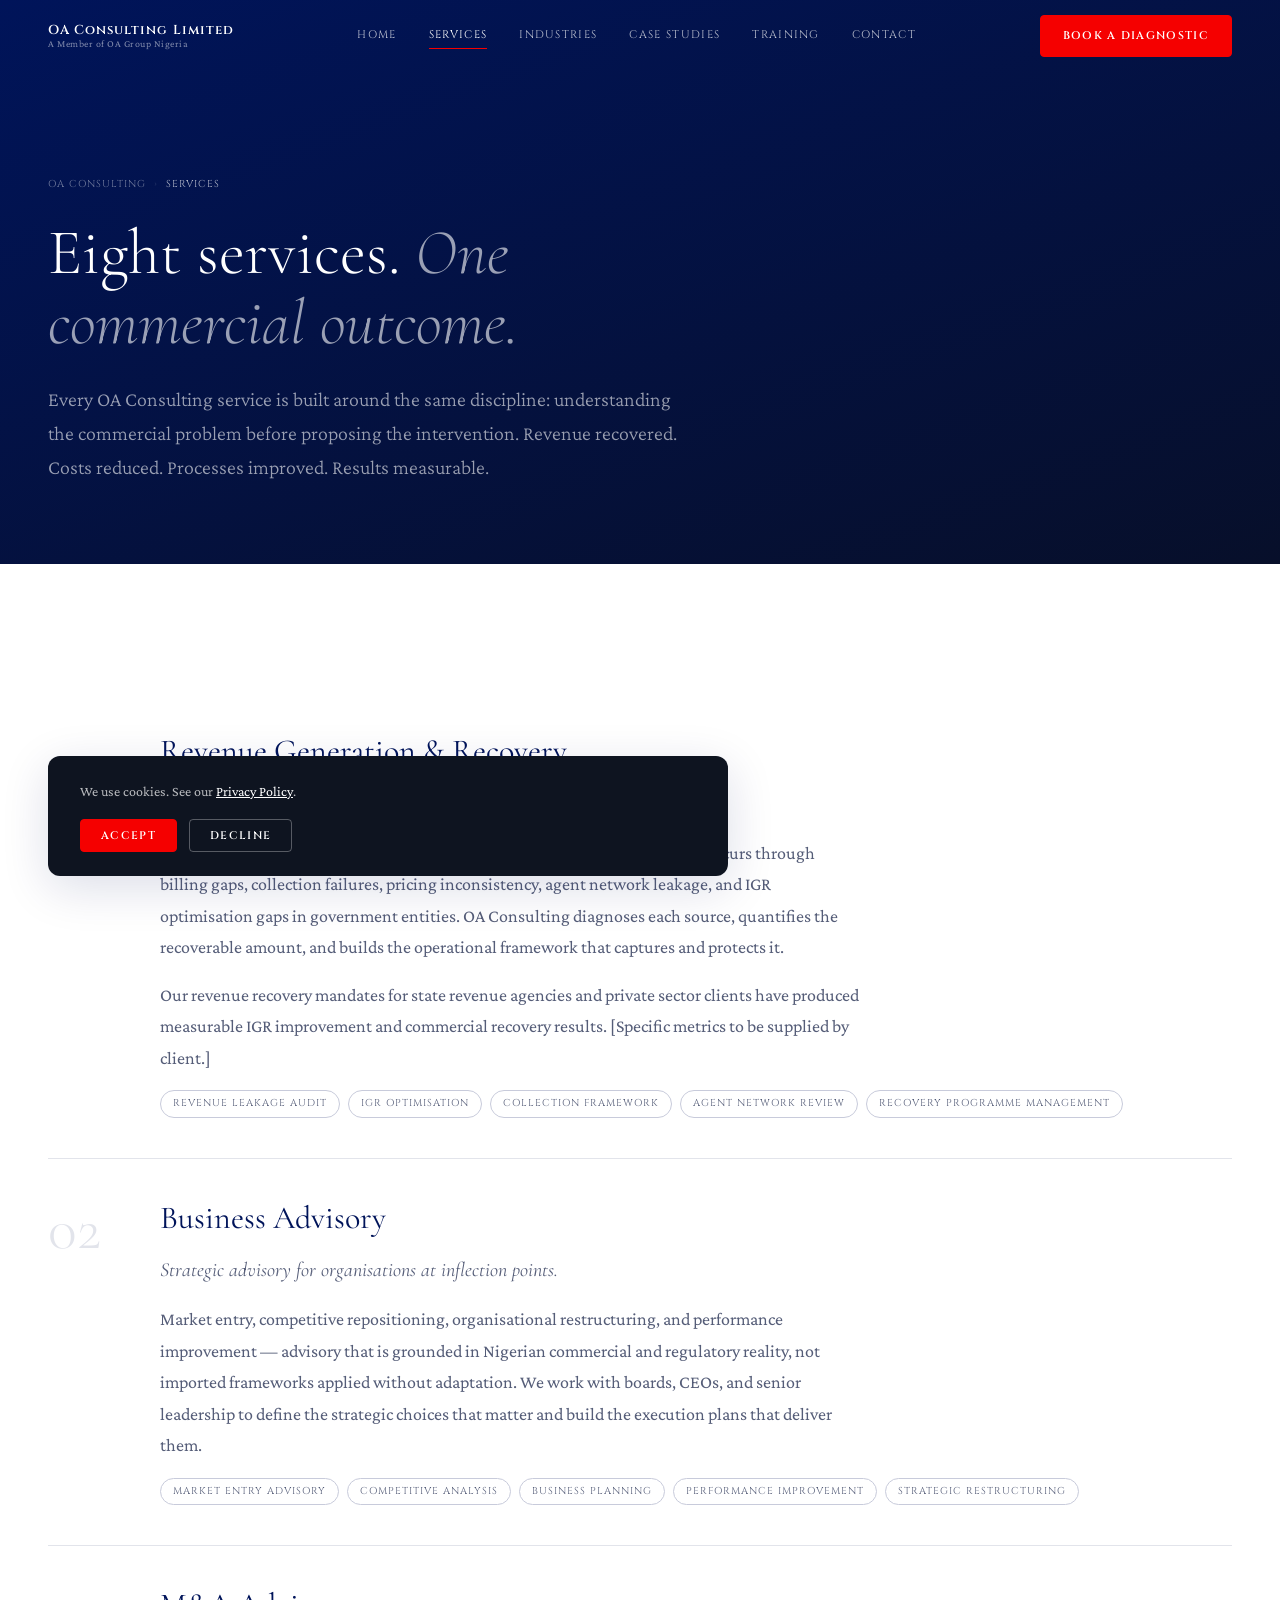
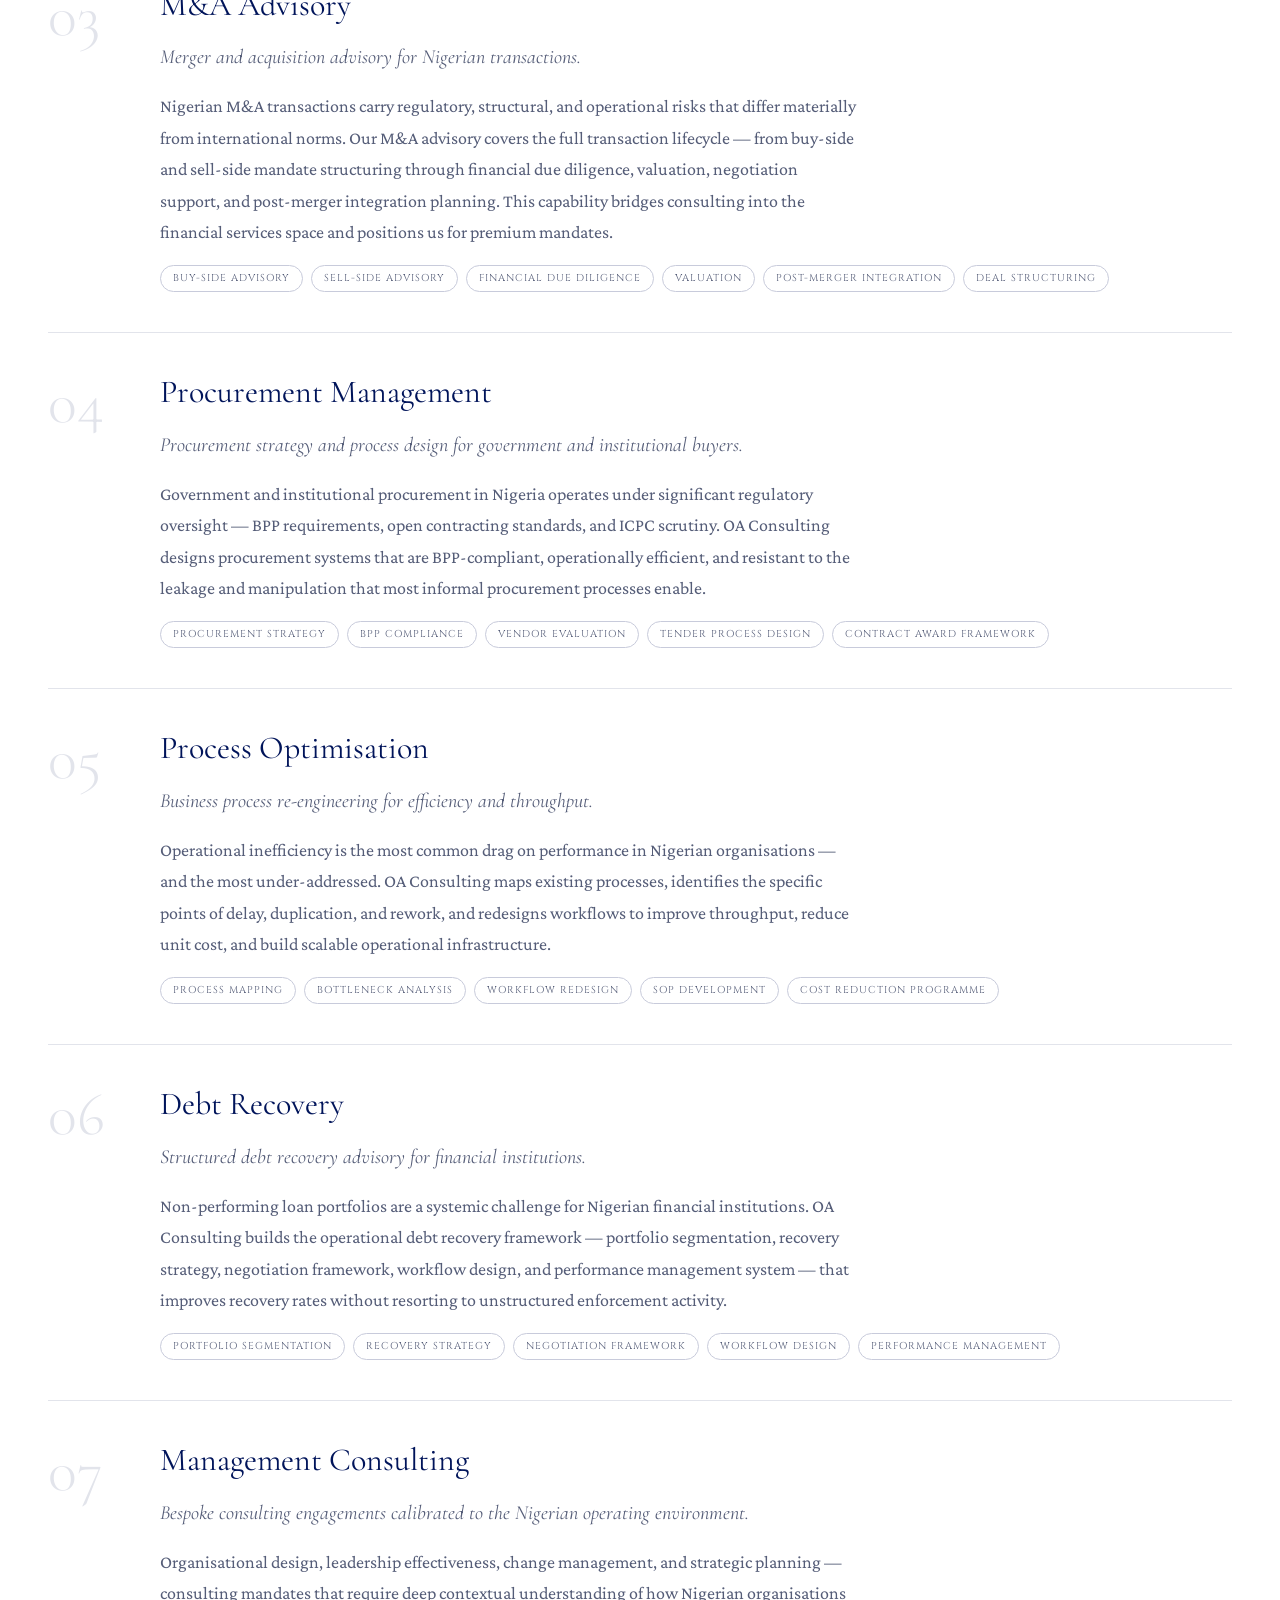
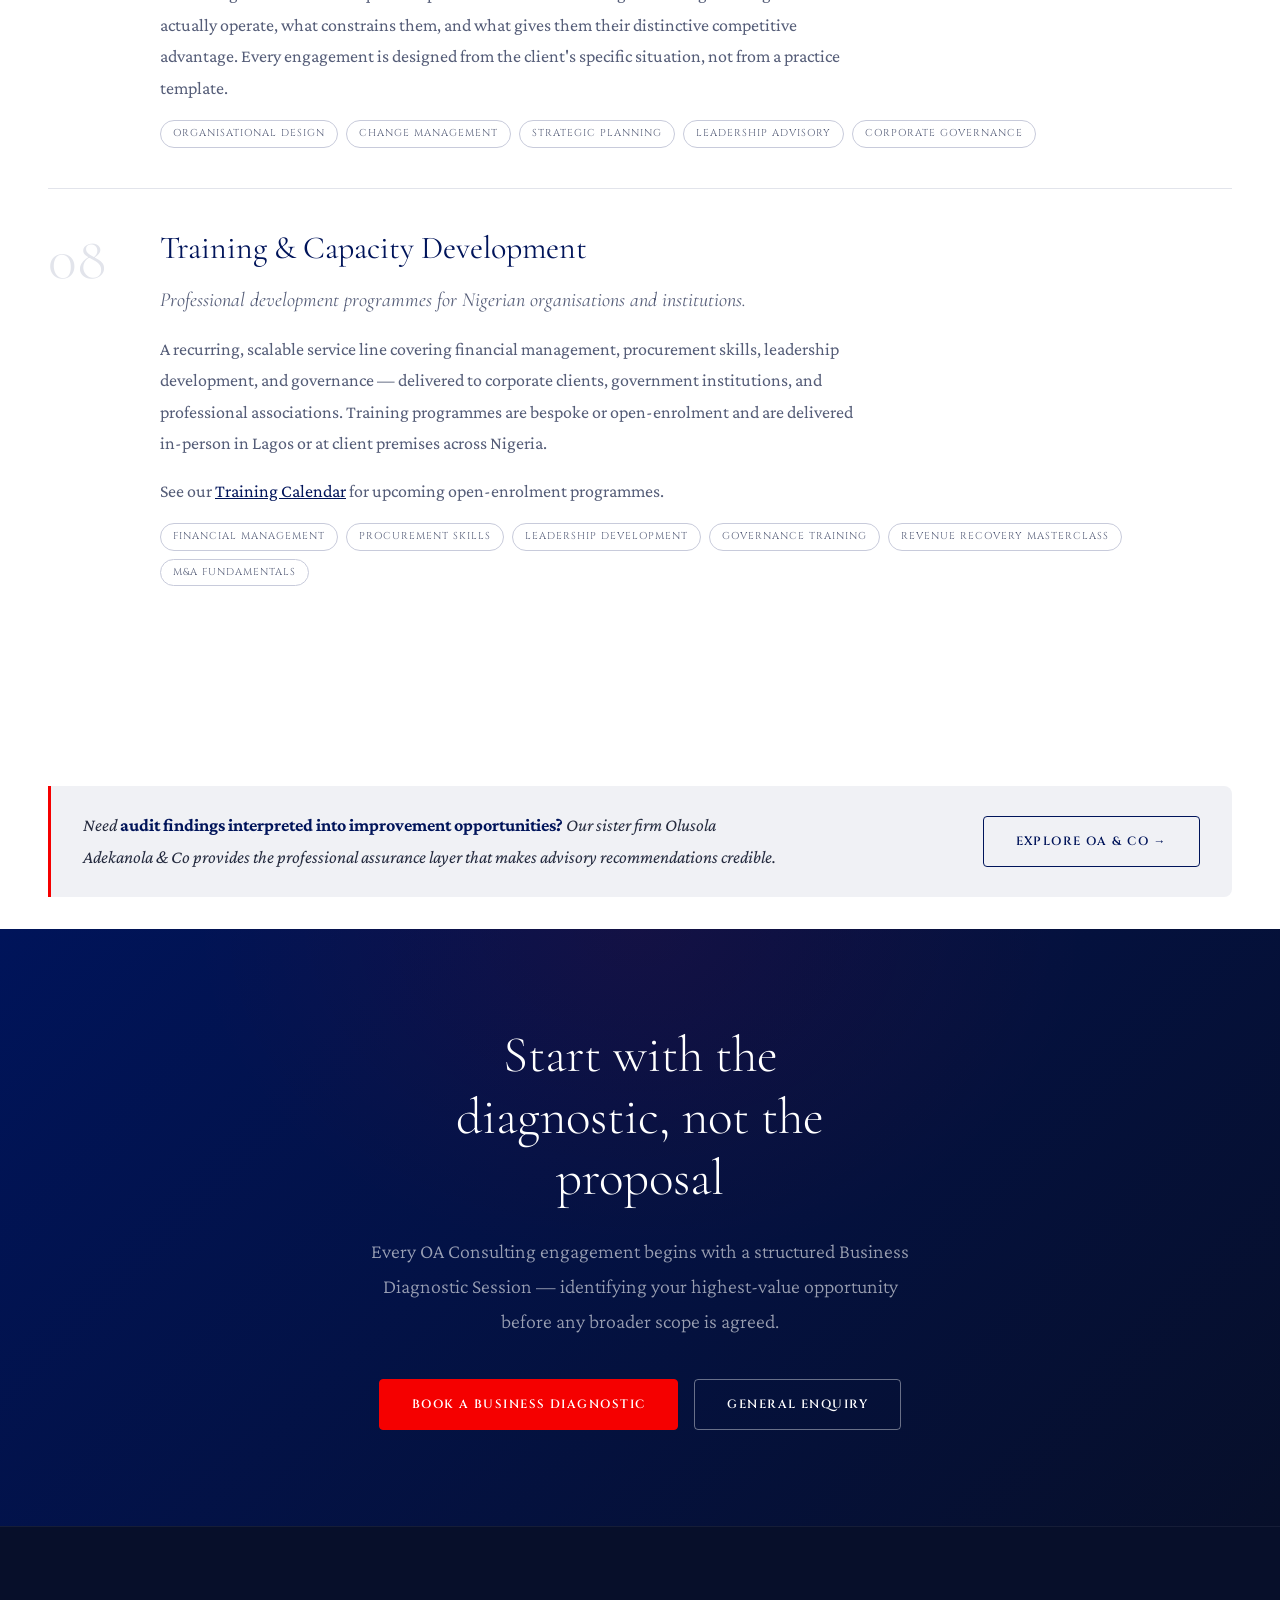
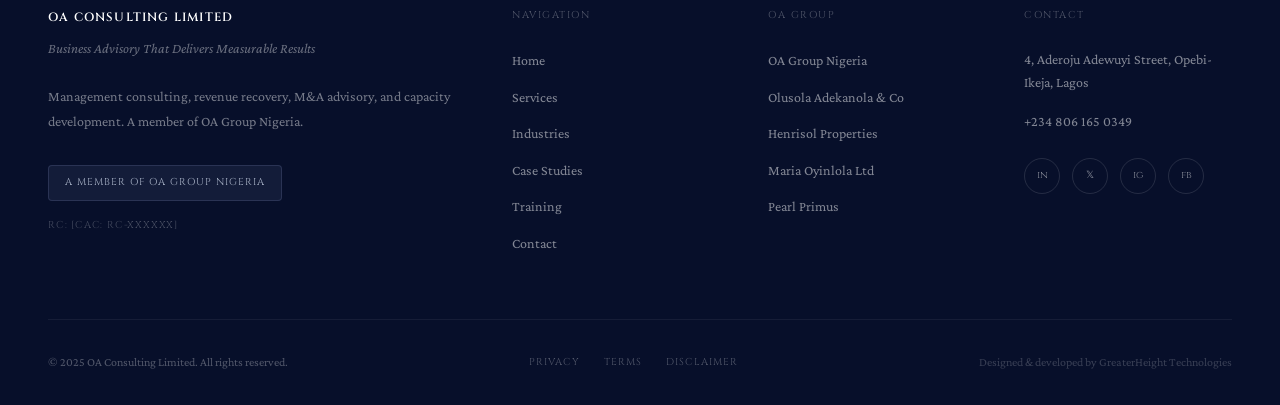
<file: services/index.html>
<!DOCTYPE html>
<html lang="en">
<head>
  <meta charset="UTF-8"><meta name="viewport" content="width=device-width, initial-scale=1.0">
  <title>Services — OA Consulting Limited | Revenue Recovery, M&A, Procurement | Nigeria</title>
  <meta name="description" content="Eight consulting service lines: revenue recovery, business advisory, M&A advisory, procurement management, process optimisation, debt recovery, management consulting, and training. OA Consulting Limited, Lagos.">
  <link rel="canonical" href="https://oaconsulting.oagroupng.com/services/">
  <link rel="preconnect" href="https://fonts.googleapis.com"><link rel="preconnect" href="https://fonts.gstatic.com" crossorigin>
  <link href="https://fonts.googleapis.com/css2?family=Cinzel:wght@400;600;700&family=Cormorant+Garamond:ital,wght@0,300;0,400;0,600;1,300;1,400&family=Crimson+Pro:ital,wght@0,300;0,400;0,500;0,600;1,300;1,400&display=swap" rel="stylesheet">
  <link rel="stylesheet" href="/css/variables.css"><link rel="stylesheet" href="/css/styles.css"><link rel="stylesheet" href="/css/animations.css"><link rel="stylesheet" href="/css/responsive.css">
  <style>
    .page-hero { background: linear-gradient(160deg, var(--navy) 0%, var(--dark-bg) 100%); padding-top: calc(var(--nav-height) + var(--sp-20)); padding-bottom: var(--sp-20); }
    .service-detail { display: grid; grid-template-columns: 80px 1fr; gap: var(--sp-8); padding: var(--sp-10) 0; border-bottom: 1px solid var(--grey-100); align-items: start; }
    .service-detail:last-child { border-bottom: none; }
    .service-detail__num { font-family: var(--font-display); font-size: var(--text-5xl); font-weight: 300; color: var(--grey-100); line-height: 1; }
    .service-detail__name { font-family: var(--font-display); font-size: var(--text-3xl); font-weight: 400; color: var(--navy); margin-bottom: var(--sp-4); line-height: 1.2; }
    .service-detail__lead { font-family: var(--font-display); font-size: var(--text-xl); font-weight: 400; color: var(--grey-600); font-style: italic; margin-bottom: var(--sp-4); }
    .service-detail__desc { font-family: var(--font-body); font-size: var(--text-lg); color: var(--grey-600); line-height: 1.75; margin-bottom: var(--sp-4); }
    .service-detail__includes { display: flex; flex-wrap: wrap; gap: var(--sp-2); margin-top: var(--sp-4); }
    .service-detail__tag { font-family: var(--font-label); font-size: 10px; letter-spacing: 0.1em; text-transform: uppercase; padding: 0.25rem 0.75rem; border: 1px solid var(--grey-200); border-radius: 20px; color: var(--grey-600); }
    @media (max-width: 768px) { .service-detail { grid-template-columns: 1fr; gap: var(--sp-3); } }
  </style>
  <script type="application/ld+json">{"@context":"https://schema.org","@type":"BreadcrumbList","itemListElement":[{"@type":"ListItem","position":1,"name":"OA Consulting Limited","item":"https://oaconsulting.oagroupng.com/"},{"@type":"ListItem","position":2,"name":"Services","item":"https://oaconsulting.oagroupng.com/services/"}]}</script>
</head>
<body>
  <a href="#main" class="skip-link">Skip to main content</a>
  <nav class="nav nav--scrolled" id="mainNav" role="navigation" aria-label="Main navigation">
    <div class="nav__inner">
      <a href="/" class="nav__logo"><span class="nav__logo-name">OA Consulting Limited</span><span class="nav__logo-sub">A Member of OA Group Nigeria</span></a>
      <div class="nav__links"><a href="/" class="nav__link">Home</a><a href="/services/" class="nav__link nav__link--active">Services</a><a href="/industries/" class="nav__link">Industries</a><a href="/case-studies/" class="nav__link">Case Studies</a><a href="/training/" class="nav__link">Training</a><a href="/contact/" class="nav__link">Contact</a></div>
      <a href="/contact/" class="nav__cta">Book a Diagnostic</a>
      <button class="nav__hamburger" id="navHamburger" aria-label="Open menu" aria-expanded="false" aria-controls="mobileMenu"><span></span><span></span><span></span></button>
    </div>
  </nav>
  <div class="nav__mobile" id="mobileMenu"><a href="/" class="nav__link">Home</a><a href="/services/" class="nav__link">Services</a><a href="/industries/" class="nav__link">Industries</a><a href="/case-studies/" class="nav__link">Case Studies</a><a href="/training/" class="nav__link">Training</a><a href="/contact/" class="nav__link">Contact</a><a href="/contact/" class="nav__cta">Book a Diagnostic</a></div>

  <main id="main">
    <section class="page-hero" aria-label="Services header">
      <div class="container">
        <nav aria-label="Breadcrumb" class="breadcrumb"><a href="/">OA Consulting</a><span class="breadcrumb__sep" aria-hidden="true">›</span><span class="breadcrumb__current">Services</span></nav>
        <h1 style="font-family:var(--font-display);font-weight:300;font-size:clamp(2.5rem,5vw,5rem);color:var(--white);line-height:1.1;max-width:18ch;margin-bottom:var(--sp-6);">Eight services. <em style="color:rgba(255,255,255,0.6);">One commercial outcome.</em></h1>
        <p style="font-family:var(--font-body);font-size:var(--text-xl);color:rgba(255,255,255,0.6);max-width:58ch;font-weight:300;line-height:1.7;">Every OA Consulting service is built around the same discipline: understanding the commercial problem before proposing the intervention. Revenue recovered. Costs reduced. Processes improved. Results measurable.</p>
      </div>
    </section>

    <section class="section section--lg" aria-label="Service details">
      <div class="container">
        <div class="service-detail reveal">
          <div class="service-detail__num" aria-hidden="true">01</div>
          <div>
            <h3 class="service-detail__name">Revenue Generation & Recovery</h3>
            <p class="service-detail__lead">Nigeria's most commercially potent consulting differentiator.</p>
            <p class="service-detail__desc">Revenue leakage is systematic in Nigerian organisations — not accidental. It occurs through billing gaps, collection failures, pricing inconsistency, agent network leakage, and IGR optimisation gaps in government entities. OA Consulting diagnoses each source, quantifies the recoverable amount, and builds the operational framework that captures and protects it.</p>
            <p class="service-detail__desc">Our revenue recovery mandates for state revenue agencies and private sector clients have produced measurable IGR improvement and commercial recovery results. [Specific metrics to be supplied by client.]</p>
            <div class="service-detail__includes">
              <span class="service-detail__tag">Revenue Leakage Audit</span><span class="service-detail__tag">IGR Optimisation</span><span class="service-detail__tag">Collection Framework</span><span class="service-detail__tag">Agent Network Review</span><span class="service-detail__tag">Recovery Programme Management</span>
            </div>
          </div>
        </div>
        <div class="service-detail reveal">
          <div class="service-detail__num" aria-hidden="true">02</div>
          <div>
            <h3 class="service-detail__name">Business Advisory</h3>
            <p class="service-detail__lead">Strategic advisory for organisations at inflection points.</p>
            <p class="service-detail__desc">Market entry, competitive repositioning, organisational restructuring, and performance improvement — advisory that is grounded in Nigerian commercial and regulatory reality, not imported frameworks applied without adaptation. We work with boards, CEOs, and senior leadership to define the strategic choices that matter and build the execution plans that deliver them.</p>
            <div class="service-detail__includes">
              <span class="service-detail__tag">Market Entry Advisory</span><span class="service-detail__tag">Competitive Analysis</span><span class="service-detail__tag">Business Planning</span><span class="service-detail__tag">Performance Improvement</span><span class="service-detail__tag">Strategic Restructuring</span>
            </div>
          </div>
        </div>
        <div class="service-detail reveal">
          <div class="service-detail__num" aria-hidden="true">03</div>
          <div>
            <h3 class="service-detail__name">M&A Advisory</h3>
            <p class="service-detail__lead">Merger and acquisition advisory for Nigerian transactions.</p>
            <p class="service-detail__desc">Nigerian M&A transactions carry regulatory, structural, and operational risks that differ materially from international norms. Our M&A advisory covers the full transaction lifecycle — from buy-side and sell-side mandate structuring through financial due diligence, valuation, negotiation support, and post-merger integration planning. This capability bridges consulting into the financial services space and positions us for premium mandates.</p>
            <div class="service-detail__includes">
              <span class="service-detail__tag">Buy-side Advisory</span><span class="service-detail__tag">Sell-side Advisory</span><span class="service-detail__tag">Financial Due Diligence</span><span class="service-detail__tag">Valuation</span><span class="service-detail__tag">Post-merger Integration</span><span class="service-detail__tag">Deal Structuring</span>
            </div>
          </div>
        </div>
        <div class="service-detail reveal">
          <div class="service-detail__num" aria-hidden="true">04</div>
          <div>
            <h3 class="service-detail__name">Procurement Management</h3>
            <p class="service-detail__lead">Procurement strategy and process design for government and institutional buyers.</p>
            <p class="service-detail__desc">Government and institutional procurement in Nigeria operates under significant regulatory oversight — BPP requirements, open contracting standards, and ICPC scrutiny. OA Consulting designs procurement systems that are BPP-compliant, operationally efficient, and resistant to the leakage and manipulation that most informal procurement processes enable.</p>
            <div class="service-detail__includes">
              <span class="service-detail__tag">Procurement Strategy</span><span class="service-detail__tag">BPP Compliance</span><span class="service-detail__tag">Vendor Evaluation</span><span class="service-detail__tag">Tender Process Design</span><span class="service-detail__tag">Contract Award Framework</span>
            </div>
          </div>
        </div>
        <div class="service-detail reveal">
          <div class="service-detail__num" aria-hidden="true">05</div>
          <div>
            <h3 class="service-detail__name">Process Optimisation</h3>
            <p class="service-detail__lead">Business process re-engineering for efficiency and throughput.</p>
            <p class="service-detail__desc">Operational inefficiency is the most common drag on performance in Nigerian organisations — and the most under-addressed. OA Consulting maps existing processes, identifies the specific points of delay, duplication, and rework, and redesigns workflows to improve throughput, reduce unit cost, and build scalable operational infrastructure.</p>
            <div class="service-detail__includes">
              <span class="service-detail__tag">Process Mapping</span><span class="service-detail__tag">Bottleneck Analysis</span><span class="service-detail__tag">Workflow Redesign</span><span class="service-detail__tag">SOP Development</span><span class="service-detail__tag">Cost Reduction Programme</span>
            </div>
          </div>
        </div>
        <div class="service-detail reveal">
          <div class="service-detail__num" aria-hidden="true">06</div>
          <div>
            <h3 class="service-detail__name">Debt Recovery</h3>
            <p class="service-detail__lead">Structured debt recovery advisory for financial institutions.</p>
            <p class="service-detail__desc">Non-performing loan portfolios are a systemic challenge for Nigerian financial institutions. OA Consulting builds the operational debt recovery framework — portfolio segmentation, recovery strategy, negotiation framework, workflow design, and performance management system — that improves recovery rates without resorting to unstructured enforcement activity.</p>
            <div class="service-detail__includes">
              <span class="service-detail__tag">Portfolio Segmentation</span><span class="service-detail__tag">Recovery Strategy</span><span class="service-detail__tag">Negotiation Framework</span><span class="service-detail__tag">Workflow Design</span><span class="service-detail__tag">Performance Management</span>
            </div>
          </div>
        </div>
        <div class="service-detail reveal">
          <div class="service-detail__num" aria-hidden="true">07</div>
          <div>
            <h3 class="service-detail__name">Management Consulting</h3>
            <p class="service-detail__lead">Bespoke consulting engagements calibrated to the Nigerian operating environment.</p>
            <p class="service-detail__desc">Organisational design, leadership effectiveness, change management, and strategic planning — consulting mandates that require deep contextual understanding of how Nigerian organisations actually operate, what constrains them, and what gives them their distinctive competitive advantage. Every engagement is designed from the client's specific situation, not from a practice template.</p>
            <div class="service-detail__includes">
              <span class="service-detail__tag">Organisational Design</span><span class="service-detail__tag">Change Management</span><span class="service-detail__tag">Strategic Planning</span><span class="service-detail__tag">Leadership Advisory</span><span class="service-detail__tag">Corporate Governance</span>
            </div>
          </div>
        </div>
        <div class="service-detail reveal">
          <div class="service-detail__num" aria-hidden="true">08</div>
          <div>
            <h3 class="service-detail__name">Training & Capacity Development</h3>
            <p class="service-detail__lead">Professional development programmes for Nigerian organisations and institutions.</p>
            <p class="service-detail__desc">A recurring, scalable service line covering financial management, procurement skills, leadership development, and governance — delivered to corporate clients, government institutions, and professional associations. Training programmes are bespoke or open-enrolment and are delivered in-person in Lagos or at client premises across Nigeria.</p>
            <p class="service-detail__desc">See our <a href="/training/" style="color:var(--navy);text-decoration:underline;">Training Calendar</a> for upcoming open-enrolment programmes.</p>
            <div class="service-detail__includes">
              <span class="service-detail__tag">Financial Management</span><span class="service-detail__tag">Procurement Skills</span><span class="service-detail__tag">Leadership Development</span><span class="service-detail__tag">Governance Training</span><span class="service-detail__tag">Revenue Recovery Masterclass</span><span class="service-detail__tag">M&A Fundamentals</span>
            </div>
          </div>
        </div>
      </div>
    </section>

    <div style="padding-block:var(--sp-8);"><div class="container"><div class="cross-referral reveal"><p class="cross-referral__text">Need <strong>audit findings interpreted into improvement opportunities?</strong> Our sister firm Olusola Adekanola & Co provides the professional assurance layer that makes advisory recommendations credible.</p><a href="https://olusola-adekanola.oagroupng.com" class="btn btn-secondary" target="_blank" rel="noopener">Explore OA & Co →</a></div></div></div>

    <section class="cta-banner">
      <div class="cta-banner__content">
        <h2 class="cta-banner__title reveal">Start with the diagnostic, not the proposal</h2>
        <p class="cta-banner__sub reveal reveal--delay-1">Every OA Consulting engagement begins with a structured Business Diagnostic Session — identifying your highest-value opportunity before any broader scope is agreed.</p>
        <div class="cta-banner__actions reveal reveal--delay-2">
          <a href="/contact/" class="btn btn-red">Book a Business Diagnostic</a>
          <a href="/contact/" class="btn btn-ghost">General Enquiry</a>
        </div>
      </div>
    </section>
  </main>

  <footer class="footer" role="contentinfo">
    <div class="container">
      <div class="footer__grid">
        <div><div class="footer__brand-name">OA Consulting Limited</div><div class="footer__brand-tag">Business Advisory That Delivers Measurable Results</div><p class="footer__desc">Management consulting, revenue recovery, M&A advisory, and capacity development. A member of OA Group Nigeria.</p><a href="https://oagroupng.com" class="footer__group-badge" target="_blank" rel="noopener">A Member of OA Group Nigeria</a><div class="footer__cac">RC: [CAC: RC-XXXXXX]</div></div>
        <div><div class="footer__col-title">Navigation</div><nav class="footer__links"><a href="/" class="footer__link">Home</a><a href="/services/" class="footer__link">Services</a><a href="/industries/" class="footer__link">Industries</a><a href="/case-studies/" class="footer__link">Case Studies</a><a href="/training/" class="footer__link">Training</a><a href="/contact/" class="footer__link">Contact</a></nav></div>
        <div><div class="footer__col-title">OA Group</div><nav class="footer__links"><a href="https://oagroupng.com" class="footer__link" target="_blank" rel="noopener">OA Group Nigeria</a><a href="https://olusola-adekanola.oagroupng.com" class="footer__link" target="_blank" rel="noopener">Olusola Adekanola & Co</a><a href="https://henrisol.oagroupng.com" class="footer__link" target="_blank" rel="noopener">Henrisol Properties</a><a href="https://mol.oagroupng.com" class="footer__link" target="_blank" rel="noopener">Maria Oyinlola Ltd</a><a href="https://pearlprimus.oagroupng.com" class="footer__link" target="_blank" rel="noopener">Pearl Primus</a></nav></div>
        <div><div class="footer__col-title">Contact</div><address style="font-style:normal;"><p class="footer__contact-item">4, Aderoju Adewuyi Street, Opebi-Ikeja, Lagos</p><p class="footer__contact-item"><a href="tel:+2348061650349" class="footer__link">+234 806 165 0349</a></p></address><div class="footer__socials"><a href="https://linkedin.com/company/oagroupng" class="footer__social" aria-label="LinkedIn" target="_blank" rel="noopener">in</a><a href="https://x.com/oagroupng" class="footer__social" aria-label="X" target="_blank" rel="noopener">𝕏</a><a href="https://instagram.com/oagroupng" class="footer__social" aria-label="Instagram" target="_blank" rel="noopener">ig</a><a href="https://facebook.com/oagroupng" class="footer__social" aria-label="Facebook" target="_blank" rel="noopener">fb</a></div></div>
      </div>
      <div class="footer__bottom"><p class="footer__copy">© 2025 OA Consulting Limited. All rights reserved.</p><nav class="footer__legal"><a href="/privacy/">Privacy</a><a href="/terms/">Terms</a><a href="/disclaimer/">Disclaimer</a></nav><p class="footer__dev">Designed & developed by GreaterHeight Technologies</p></div>
    </div>
  </footer>
  <button id="backToTop" aria-label="Back to top" style="position:fixed;bottom:2rem;right:2rem;width:44px;height:44px;border-radius:50%;background:var(--navy);border:1px solid rgba(255,255,255,0.15);color:var(--white);font-size:18px;display:flex;align-items:center;justify-content:center;opacity:0;pointer-events:none;transition:opacity 0.3s;z-index:500;cursor:pointer;">↑</button>
  <div class="cookie-banner" id="cookieBanner"><p class="cookie-banner__text">We use cookies. See our <a href="/privacy/" style="color:var(--white);text-decoration:underline;">Privacy Policy</a>.</p><div class="cookie-banner__actions"><button id="cookieAccept" class="btn btn-red" style="padding:0.5rem 1.25rem;font-size:11px;">Accept</button><button id="cookieDecline" class="btn btn-ghost" style="padding:0.5rem 1.25rem;font-size:11px;border-color:rgba(255,255,255,0.3);">Decline</button></div></div>
  <script src="/js/navigation.js" defer></script><script src="/js/main.js" defer></script>
</body>
</html>
</file>
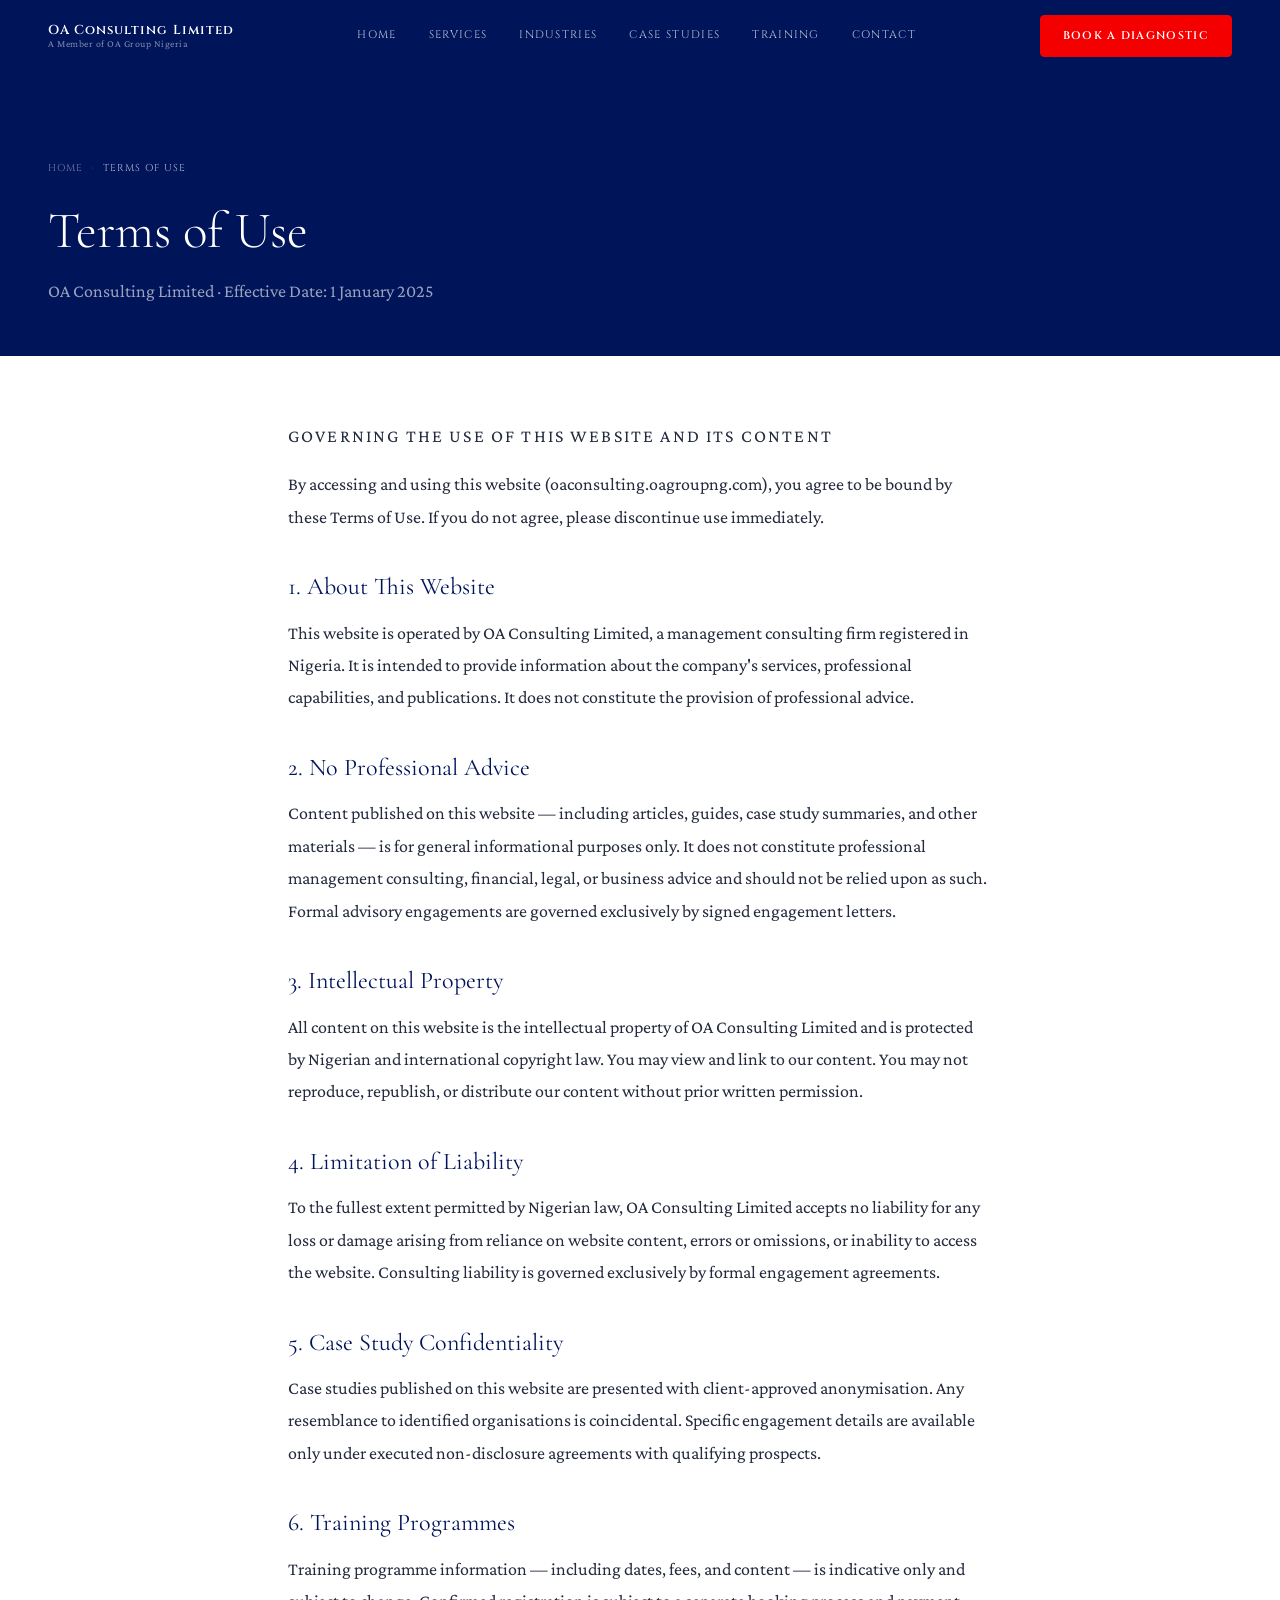
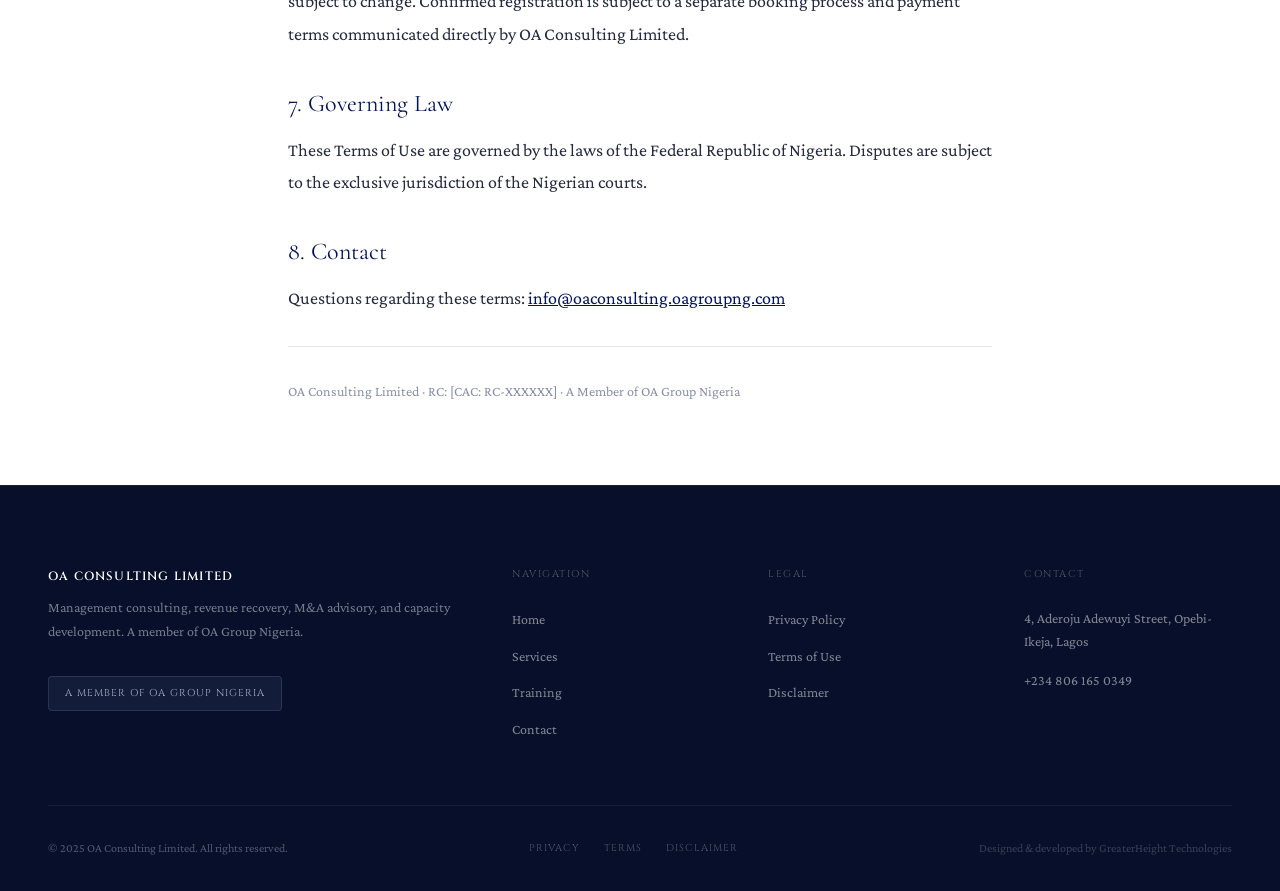
<file: terms/index.html>
<!DOCTYPE html>
<html lang="en">
<head>
  <meta charset="UTF-8"><meta name="viewport" content="width=device-width, initial-scale=1.0">
  <title>Terms of Use — OA Consulting Limited</title>
  <meta name="description" content="Terms of use for the OA Consulting Limited website. Governing use of professional content, enquiry submissions, and website materials.">
  <link rel="canonical" href="https://oaconsulting.oagroupng.com/terms/">
  <link rel="preconnect" href="https://fonts.googleapis.com"><link rel="preconnect" href="https://fonts.gstatic.com" crossorigin>
  <link href="https://fonts.googleapis.com/css2?family=Cinzel:wght@400;600;700&family=Cormorant+Garamond:ital,wght@0,300;0,400;0,600;1,300;1,400&family=Crimson+Pro:ital,wght@0,300;0,400;0,500;0,600;1,300;1,400&display=swap" rel="stylesheet">
  <link rel="stylesheet" href="/css/variables.css"><link rel="stylesheet" href="/css/styles.css"><link rel="stylesheet" href="/css/responsive.css">
  <style>
    .legal-hero{background:var(--navy);padding-top:calc(var(--nav-height) + var(--sp-16));padding-bottom:var(--sp-12);}
    .legal-body{max-width:800px;margin:0 auto;padding:var(--sp-16) var(--gutter);}
    .legal-body h2{font-family:var(--font-display);font-size:var(--text-2xl);color:var(--navy);margin:var(--sp-10) 0 var(--sp-4);font-weight:400;}
    .legal-body p{font-family:var(--font-body);font-size:var(--text-lg);color:var(--grey-800);line-height:1.8;margin-bottom:var(--sp-4);max-width:none;}
    .legal-body ul{margin:var(--sp-4) 0 var(--sp-6) var(--sp-6);}
    .legal-body ul li{font-family:var(--font-body);font-size:var(--text-lg);color:var(--grey-800);line-height:1.8;margin-bottom:var(--sp-2);list-style:disc;}
    .legal-body a{color:var(--navy);text-decoration:underline;}
    .legal-meta{font-family:var(--font-label);font-size:10px;letter-spacing:0.12em;text-transform:uppercase;color:var(--grey-400);margin-bottom:var(--sp-8);}
    .legal-divider{border:none;border-top:1px solid var(--grey-100);margin:var(--sp-8) 0;}
  </style>
</head>
<body>
  <a href="#main" class="skip-link">Skip to main content</a>
  <nav class="nav nav--scrolled" id="mainNav" role="navigation" aria-label="Main navigation">
    <div class="nav__inner">
      <a href="/" class="nav__logo"><span class="nav__logo-name">OA Consulting Limited</span><span class="nav__logo-sub">A Member of OA Group Nigeria</span></a>
      <div class="nav__links"><a href="/" class="nav__link">Home</a><a href="/services/" class="nav__link">Services</a><a href="/industries/" class="nav__link">Industries</a><a href="/case-studies/" class="nav__link">Case Studies</a><a href="/training/" class="nav__link">Training</a><a href="/contact/" class="nav__link">Contact</a></div>
      <a href="/contact/" class="nav__cta">Book a Diagnostic</a>
      <button class="nav__hamburger" id="navHamburger" aria-label="Open menu" aria-expanded="false" aria-controls="mobileMenu"><span></span><span></span><span></span></button>
    </div>
  </nav>
  <div class="nav__mobile" id="mobileMenu"><a href="/" class="nav__link">Home</a><a href="/services/" class="nav__link">Services</a><a href="/contact/" class="nav__link">Contact</a><a href="/contact/" class="nav__cta">Book a Diagnostic</a></div>

  <main id="main">
    <section class="legal-hero">
      <div class="container">
        <nav aria-label="Breadcrumb" class="breadcrumb"><a href="/">Home</a><span class="breadcrumb__sep">›</span><span class="breadcrumb__current">Terms of Use</span></nav>
        <h1 style="font-family:var(--font-display);font-weight:300;font-size:clamp(2rem,4vw,3.5rem);color:var(--white);margin-bottom:var(--sp-4);">Terms of Use</h1>
        <p style="font-family:var(--font-body);color:rgba(255,255,255,0.6);font-size:var(--text-lg);">OA Consulting Limited · Effective Date: 1 January 2025</p>
      </div>
    </section>

    <article class="legal-body">
      <p class="legal-meta">Governing the use of this website and its content</p>
      <p>By accessing and using this website (oaconsulting.oagroupng.com), you agree to be bound by these Terms of Use. If you do not agree, please discontinue use immediately.</p>

      <h2>1. About This Website</h2>
      <p>This website is operated by OA Consulting Limited, a management consulting firm registered in Nigeria. It is intended to provide information about the company's services, professional capabilities, and publications. It does not constitute the provision of professional advice.</p>

      <h2>2. No Professional Advice</h2>
      <p>Content published on this website — including articles, guides, case study summaries, and other materials — is for general informational purposes only. It does not constitute professional management consulting, financial, legal, or business advice and should not be relied upon as such. Formal advisory engagements are governed exclusively by signed engagement letters.</p>

      <h2>3. Intellectual Property</h2>
      <p>All content on this website is the intellectual property of OA Consulting Limited and is protected by Nigerian and international copyright law. You may view and link to our content. You may not reproduce, republish, or distribute our content without prior written permission.</p>

      <h2>4. Limitation of Liability</h2>
      <p>To the fullest extent permitted by Nigerian law, OA Consulting Limited accepts no liability for any loss or damage arising from reliance on website content, errors or omissions, or inability to access the website. Consulting liability is governed exclusively by formal engagement agreements.</p>

      <h2>5. Case Study Confidentiality</h2>
      <p>Case studies published on this website are presented with client-approved anonymisation. Any resemblance to identified organisations is coincidental. Specific engagement details are available only under executed non-disclosure agreements with qualifying prospects.</p>

      <h2>6. Training Programmes</h2>
      <p>Training programme information — including dates, fees, and content — is indicative only and subject to change. Confirmed registration is subject to a separate booking process and payment terms communicated directly by OA Consulting Limited.</p>

      <h2>7. Governing Law</h2>
      <p>These Terms of Use are governed by the laws of the Federal Republic of Nigeria. Disputes are subject to the exclusive jurisdiction of the Nigerian courts.</p>

      <h2>8. Contact</h2>
      <p>Questions regarding these terms: <a href="mailto:info@oaconsulting.oagroupng.com">info@oaconsulting.oagroupng.com</a></p>

      <hr class="legal-divider">
      <p style="font-size:var(--text-sm);color:var(--grey-400);">OA Consulting Limited · RC: [CAC: RC-XXXXXX] · A Member of OA Group Nigeria</p>
    </article>
  </main>

  <footer class="footer" role="contentinfo"><div class="container"><div class="footer__grid">
    <div><div class="footer__brand-name">OA Consulting Limited</div><p class="footer__desc">Management consulting, revenue recovery, M&A advisory, and capacity development. A member of OA Group Nigeria.</p><a href="https://oagroupng.com" class="footer__group-badge" target="_blank" rel="noopener">A Member of OA Group Nigeria</a></div>
    <div><div class="footer__col-title">Navigation</div><nav class="footer__links"><a href="/" class="footer__link">Home</a><a href="/services/" class="footer__link">Services</a><a href="/training/" class="footer__link">Training</a><a href="/contact/" class="footer__link">Contact</a></nav></div>
    <div><div class="footer__col-title">Legal</div><nav class="footer__links"><a href="/privacy/" class="footer__link">Privacy Policy</a><a href="/terms/" class="footer__link">Terms of Use</a><a href="/disclaimer/" class="footer__link">Disclaimer</a></nav></div>
    <div><div class="footer__col-title">Contact</div><address style="font-style:normal;"><p class="footer__contact-item">4, Aderoju Adewuyi Street, Opebi-Ikeja, Lagos</p><p class="footer__contact-item"><a href="tel:+2348061650349" class="footer__link">+234 806 165 0349</a></p></address></div>
  </div><div class="footer__bottom"><p class="footer__copy">© 2025 OA Consulting Limited. All rights reserved.</p><nav class="footer__legal"><a href="/privacy/">Privacy</a><a href="/terms/">Terms</a><a href="/disclaimer/">Disclaimer</a></nav><p class="footer__dev">Designed & developed by GreaterHeight Technologies</p></div></div></footer>
  <script src="/js/navigation.js" defer></script><script src="/js/main.js" defer></script>
</body>
</html>
</file>
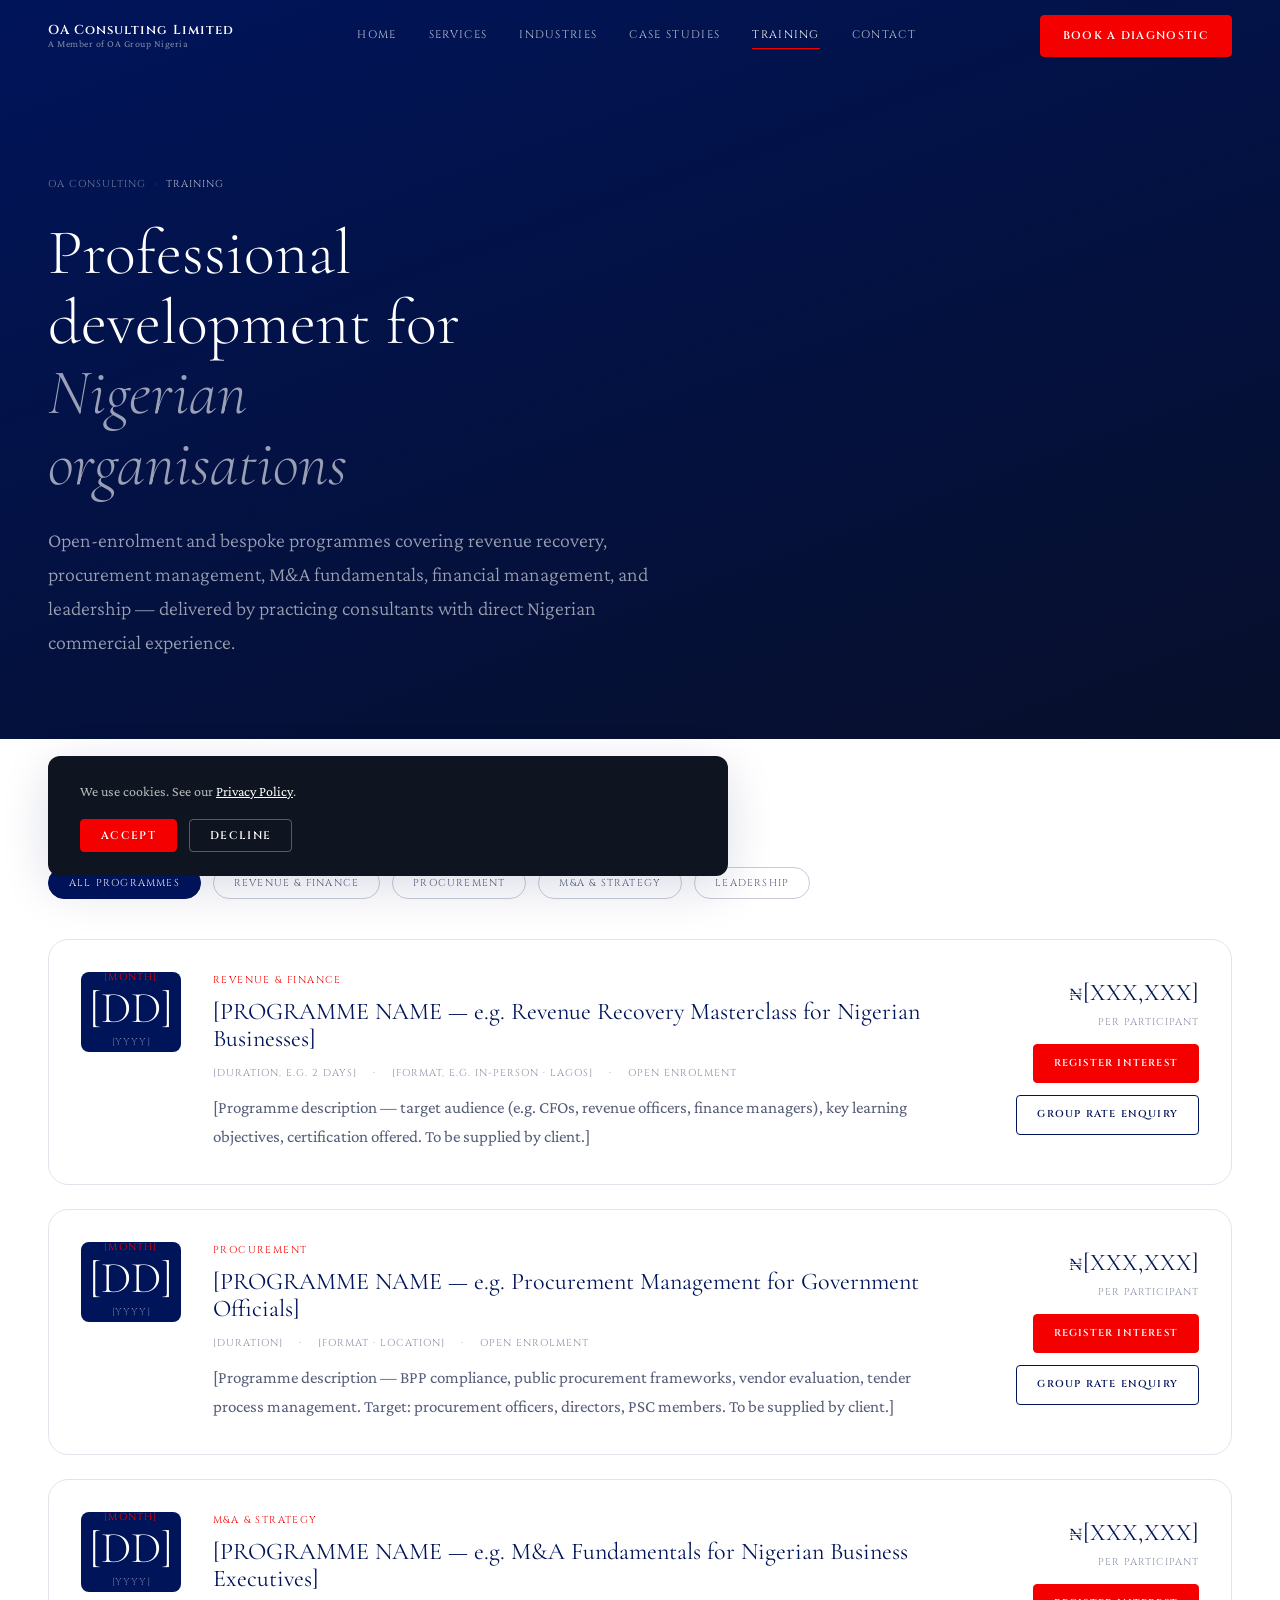
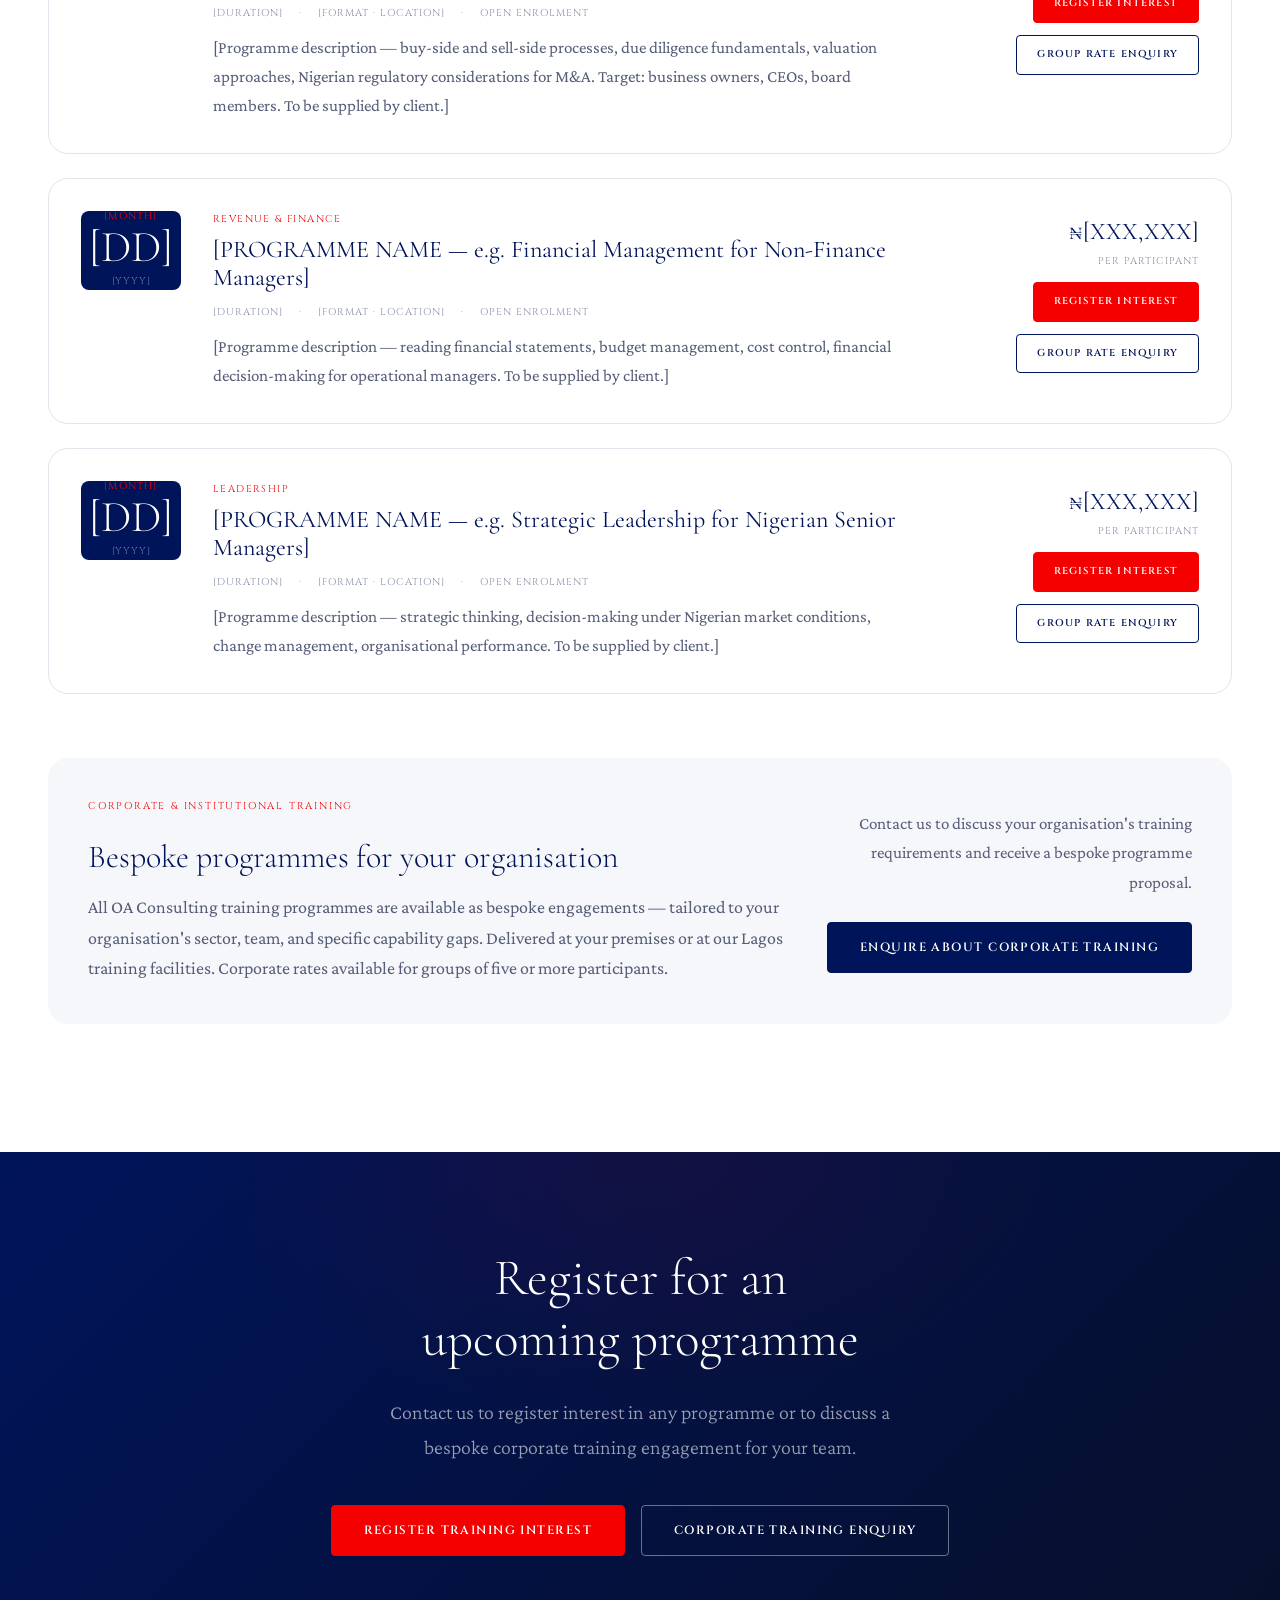
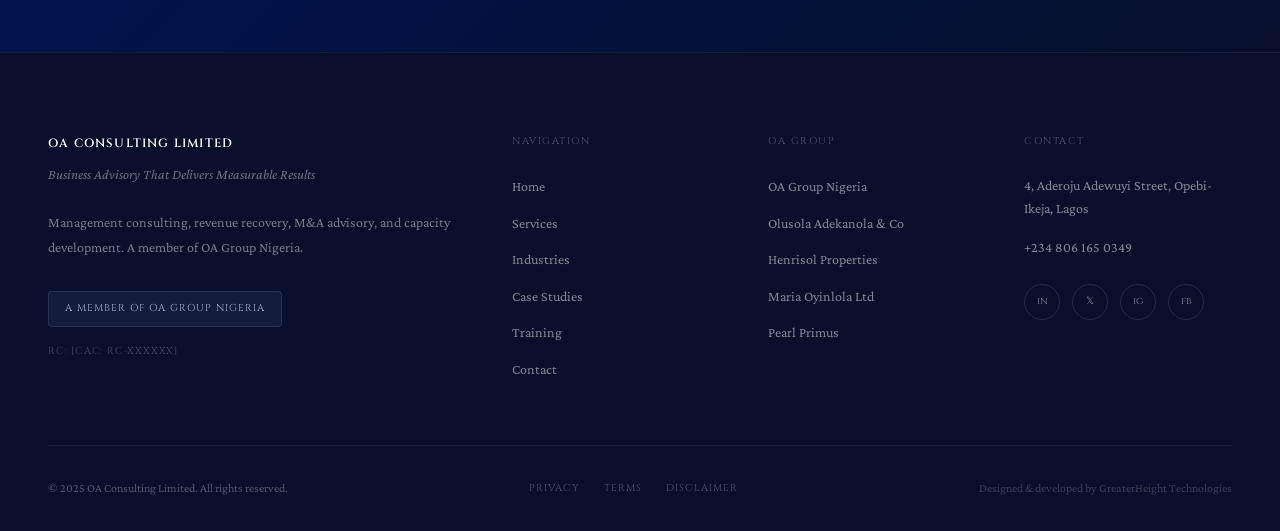
<file: training/index.html>
<!DOCTYPE html>
<html lang="en">
<head>
  <meta charset="UTF-8"><meta name="viewport" content="width=device-width, initial-scale=1.0">
  <title>Training Programmes — OA Consulting Limited | Professional Development | Lagos, Nigeria</title>
  <meta name="description" content="Professional training and capacity development programmes for Nigerian organisations — revenue recovery, procurement, M&A, financial management, and leadership. OA Consulting Limited.">
  <link rel="canonical" href="https://oaconsulting.oagroupng.com/training/">
  <link rel="preconnect" href="https://fonts.googleapis.com"><link rel="preconnect" href="https://fonts.gstatic.com" crossorigin>
  <link href="https://fonts.googleapis.com/css2?family=Cinzel:wght@400;600;700&family=Cormorant+Garamond:ital,wght@0,300;0,400;0,600;1,300;1,400&family=Crimson+Pro:ital,wght@0,300;0,400;0,500;0,600;1,300;1,400&display=swap" rel="stylesheet">
  <link rel="stylesheet" href="/css/variables.css"><link rel="stylesheet" href="/css/styles.css"><link rel="stylesheet" href="/css/animations.css"><link rel="stylesheet" href="/css/responsive.css">
  <style>
    .page-hero { background: linear-gradient(160deg, var(--navy) 0%, var(--dark-bg) 100%); padding-top: calc(var(--nav-height) + var(--sp-20)); padding-bottom: var(--sp-20); }
    .filter-bar { display: flex; flex-wrap: wrap; gap: var(--sp-3); margin-bottom: var(--sp-10); }
    .filter-btn { font-family: var(--font-label); font-size: 10px; letter-spacing: 0.12em; text-transform: uppercase; padding: 0.5rem 1.25rem; border: 1px solid var(--grey-200); border-radius: 20px; background: var(--white); color: var(--grey-600); cursor: pointer; transition: all var(--duration-fast); }
    .filter-btn:hover { border-color: var(--navy); color: var(--navy); }
    .filter-btn.active { background: var(--navy); border-color: var(--navy); color: var(--white); }
    .training-full-grid { display: grid; grid-template-columns: 1fr; gap: var(--sp-6); }
    .training-full-card { background: var(--white); border: 1px solid var(--grey-100); border-radius: var(--radius-xl); padding: var(--sp-8); display: grid; grid-template-columns: 100px 1fr auto; gap: var(--sp-8); align-items: start; transition: box-shadow var(--duration) var(--ease); }
    .training-full-card:hover { box-shadow: var(--shadow-md); }
    .training-full-card[hidden] { display: none; }
    .training-date-block { background: var(--navy); color: var(--white); border-radius: var(--radius-md); padding: var(--sp-5) var(--sp-4); text-align: center; }
    .training-date-month { font-family: var(--font-label); font-size: 10px; letter-spacing: 0.12em; text-transform: uppercase; color: var(--red); line-height: 1; margin-bottom: 4px; }
    .training-date-day { font-family: var(--font-display); font-size: var(--text-4xl); font-weight: 300; line-height: 1; }
    .training-date-year { font-family: var(--font-label); font-size: 10px; letter-spacing: 0.08em; color: rgba(255,255,255,0.4); margin-top: 4px; }
    .training-cat { font-family: var(--font-label); font-size: 10px; letter-spacing: 0.14em; text-transform: uppercase; color: var(--red); margin-bottom: var(--sp-2); }
    .training-title { font-family: var(--font-display); font-size: var(--text-2xl); font-weight: 400; color: var(--navy); margin-bottom: var(--sp-3); }
    .training-meta { font-family: var(--font-label); font-size: 10px; letter-spacing: 0.1em; text-transform: uppercase; color: var(--grey-400); display: flex; flex-wrap: wrap; gap: var(--sp-4); margin-bottom: var(--sp-3); }
    .training-desc { font-family: var(--font-body); font-size: var(--text-base); color: var(--grey-600); line-height: 1.7; }
    .training-cta-col { display: flex; flex-direction: column; gap: var(--sp-3); align-items: flex-end; flex-shrink: 0; }
    .training-price { font-family: var(--font-display); font-size: var(--text-2xl); font-weight: 400; color: var(--navy); text-align: right; }
    .training-price-label { font-family: var(--font-label); font-size: 10px; letter-spacing: 0.1em; text-transform: uppercase; color: var(--grey-400); text-align: right; margin-top: -var(--sp-1); }
    .corporate-box { background: var(--off-white); border-radius: var(--radius-xl); padding: var(--sp-10); display: grid; grid-template-columns: 2fr 1fr; gap: var(--sp-10); align-items: center; }
    .corporate-box__title { font-family: var(--font-display); font-size: var(--text-3xl); font-weight: 300; color: var(--navy); margin-bottom: var(--sp-4); }
    .corporate-box__desc { font-family: var(--font-body); font-size: var(--text-lg); color: var(--grey-600); line-height: 1.7; }
    @media (max-width: 1024px) { .training-full-card { grid-template-columns: 80px 1fr; } .training-cta-col { grid-column: 1 / -1; align-items: flex-start; } .corporate-box { grid-template-columns: 1fr; } }
    @media (max-width: 768px) { .training-full-card { grid-template-columns: 1fr; } }
  </style>
</head>
<body>
  <a href="#main" class="skip-link">Skip to main content</a>
  <nav class="nav nav--scrolled" id="mainNav" role="navigation" aria-label="Main navigation">
    <div class="nav__inner">
      <a href="/" class="nav__logo"><span class="nav__logo-name">OA Consulting Limited</span><span class="nav__logo-sub">A Member of OA Group Nigeria</span></a>
      <div class="nav__links"><a href="/" class="nav__link">Home</a><a href="/services/" class="nav__link">Services</a><a href="/industries/" class="nav__link">Industries</a><a href="/case-studies/" class="nav__link">Case Studies</a><a href="/training/" class="nav__link nav__link--active">Training</a><a href="/contact/" class="nav__link">Contact</a></div>
      <a href="/contact/" class="nav__cta">Book a Diagnostic</a>
      <button class="nav__hamburger" id="navHamburger" aria-label="Open menu" aria-expanded="false" aria-controls="mobileMenu"><span></span><span></span><span></span></button>
    </div>
  </nav>
  <div class="nav__mobile" id="mobileMenu"><a href="/" class="nav__link">Home</a><a href="/services/" class="nav__link">Services</a><a href="/industries/" class="nav__link">Industries</a><a href="/case-studies/" class="nav__link">Case Studies</a><a href="/training/" class="nav__link">Training</a><a href="/contact/" class="nav__link">Contact</a><a href="/contact/" class="nav__cta">Book a Diagnostic</a></div>

  <main id="main">
    <section class="page-hero">
      <div class="container">
        <nav aria-label="Breadcrumb" class="breadcrumb"><a href="/">OA Consulting</a><span class="breadcrumb__sep">›</span><span class="breadcrumb__current">Training</span></nav>
        <h1 style="font-family:var(--font-display);font-weight:300;font-size:clamp(2.5rem,5vw,5rem);color:var(--white);line-height:1.1;max-width:16ch;margin-bottom:var(--sp-6);">Professional development for <em style="color:rgba(255,255,255,0.6);">Nigerian organisations</em></h1>
        <p style="font-family:var(--font-body);font-size:var(--text-xl);color:rgba(255,255,255,0.6);max-width:55ch;font-weight:300;line-height:1.7;">Open-enrolment and bespoke programmes covering revenue recovery, procurement management, M&A fundamentals, financial management, and leadership — delivered by practicing consultants with direct Nigerian commercial experience.</p>
      </div>
    </section>

    <section class="section section--lg">
      <div class="container">
        <div class="filter-bar reveal" role="group" aria-label="Filter training by topic">
          <button class="filter-btn active" data-filter="all">All Programmes</button>
          <button class="filter-btn" data-filter="revenue">Revenue & Finance</button>
          <button class="filter-btn" data-filter="procurement">Procurement</button>
          <button class="filter-btn" data-filter="ma">M&A & Strategy</button>
          <button class="filter-btn" data-filter="leadership">Leadership</button>
        </div>

        <div class="training-full-grid" id="trainingGrid">
          <div class="training-full-card reveal" data-category="revenue">
            <div class="training-date-block"><div class="training-date-month">[Month]</div><div class="training-date-day">[DD]</div><div class="training-date-year">[YYYY]</div></div>
            <div>
              <div class="training-cat">Revenue & Finance</div>
              <h3 class="training-title">[PROGRAMME NAME — e.g. Revenue Recovery Masterclass for Nigerian Businesses]</h3>
              <div class="training-meta"><span>[Duration, e.g. 2 Days]</span><span>·</span><span>[Format, e.g. In-Person · Lagos]</span><span>·</span><span>Open Enrolment</span></div>
              <p class="training-desc">[Programme description — target audience (e.g. CFOs, revenue officers, finance managers), key learning objectives, certification offered. To be supplied by client.]</p>
            </div>
            <div class="training-cta-col">
              <div><div class="training-price">₦[XXX,XXX]</div><div class="training-price-label">Per participant</div></div>
              <a href="/contact/" class="btn btn-red" style="font-size:10px;padding:0.625rem 1.25rem;">Register Interest</a>
              <a href="/contact/" class="btn btn-secondary" style="font-size:10px;padding:0.625rem 1.25rem;">Group Rate Enquiry</a>
            </div>
          </div>

          <div class="training-full-card reveal" data-category="procurement">
            <div class="training-date-block"><div class="training-date-month">[Month]</div><div class="training-date-day">[DD]</div><div class="training-date-year">[YYYY]</div></div>
            <div>
              <div class="training-cat">Procurement</div>
              <h3 class="training-title">[PROGRAMME NAME — e.g. Procurement Management for Government Officials]</h3>
              <div class="training-meta"><span>[Duration]</span><span>·</span><span>[Format · Location]</span><span>·</span><span>Open Enrolment</span></div>
              <p class="training-desc">[Programme description — BPP compliance, public procurement frameworks, vendor evaluation, tender process management. Target: procurement officers, directors, PSC members. To be supplied by client.]</p>
            </div>
            <div class="training-cta-col">
              <div><div class="training-price">₦[XXX,XXX]</div><div class="training-price-label">Per participant</div></div>
              <a href="/contact/" class="btn btn-red" style="font-size:10px;padding:0.625rem 1.25rem;">Register Interest</a>
              <a href="/contact/" class="btn btn-secondary" style="font-size:10px;padding:0.625rem 1.25rem;">Group Rate Enquiry</a>
            </div>
          </div>

          <div class="training-full-card reveal" data-category="ma">
            <div class="training-date-block"><div class="training-date-month">[Month]</div><div class="training-date-day">[DD]</div><div class="training-date-year">[YYYY]</div></div>
            <div>
              <div class="training-cat">M&A & Strategy</div>
              <h3 class="training-title">[PROGRAMME NAME — e.g. M&A Fundamentals for Nigerian Business Executives]</h3>
              <div class="training-meta"><span>[Duration]</span><span>·</span><span>[Format · Location]</span><span>·</span><span>Open Enrolment</span></div>
              <p class="training-desc">[Programme description — buy-side and sell-side processes, due diligence fundamentals, valuation approaches, Nigerian regulatory considerations for M&A. Target: business owners, CEOs, board members. To be supplied by client.]</p>
            </div>
            <div class="training-cta-col">
              <div><div class="training-price">₦[XXX,XXX]</div><div class="training-price-label">Per participant</div></div>
              <a href="/contact/" class="btn btn-red" style="font-size:10px;padding:0.625rem 1.25rem;">Register Interest</a>
              <a href="/contact/" class="btn btn-secondary" style="font-size:10px;padding:0.625rem 1.25rem;">Group Rate Enquiry</a>
            </div>
          </div>

          <div class="training-full-card reveal" data-category="revenue">
            <div class="training-date-block"><div class="training-date-month">[Month]</div><div class="training-date-day">[DD]</div><div class="training-date-year">[YYYY]</div></div>
            <div>
              <div class="training-cat">Revenue & Finance</div>
              <h3 class="training-title">[PROGRAMME NAME — e.g. Financial Management for Non-Finance Managers]</h3>
              <div class="training-meta"><span>[Duration]</span><span>·</span><span>[Format · Location]</span><span>·</span><span>Open Enrolment</span></div>
              <p class="training-desc">[Programme description — reading financial statements, budget management, cost control, financial decision-making for operational managers. To be supplied by client.]</p>
            </div>
            <div class="training-cta-col">
              <div><div class="training-price">₦[XXX,XXX]</div><div class="training-price-label">Per participant</div></div>
              <a href="/contact/" class="btn btn-red" style="font-size:10px;padding:0.625rem 1.25rem;">Register Interest</a>
              <a href="/contact/" class="btn btn-secondary" style="font-size:10px;padding:0.625rem 1.25rem;">Group Rate Enquiry</a>
            </div>
          </div>

          <div class="training-full-card reveal" data-category="leadership">
            <div class="training-date-block"><div class="training-date-month">[Month]</div><div class="training-date-day">[DD]</div><div class="training-date-year">[YYYY]</div></div>
            <div>
              <div class="training-cat">Leadership</div>
              <h3 class="training-title">[PROGRAMME NAME — e.g. Strategic Leadership for Nigerian Senior Managers]</h3>
              <div class="training-meta"><span>[Duration]</span><span>·</span><span>[Format · Location]</span><span>·</span><span>Open Enrolment</span></div>
              <p class="training-desc">[Programme description — strategic thinking, decision-making under Nigerian market conditions, change management, organisational performance. To be supplied by client.]</p>
            </div>
            <div class="training-cta-col">
              <div><div class="training-price">₦[XXX,XXX]</div><div class="training-price-label">Per participant</div></div>
              <a href="/contact/" class="btn btn-red" style="font-size:10px;padding:0.625rem 1.25rem;">Register Interest</a>
              <a href="/contact/" class="btn btn-secondary" style="font-size:10px;padding:0.625rem 1.25rem;">Group Rate Enquiry</a>
            </div>
          </div>
        </div>

        <!-- Corporate Training -->
        <div class="corporate-box reveal" style="margin-top:var(--sp-16);">
          <div>
            <span class="section-label">Corporate & Institutional Training</span>
            <h2 class="corporate-box__title">Bespoke programmes for your organisation</h2>
            <p class="corporate-box__desc">All OA Consulting training programmes are available as bespoke engagements — tailored to your organisation's sector, team, and specific capability gaps. Delivered at your premises or at our Lagos training facilities. Corporate rates available for groups of five or more participants.</p>
          </div>
          <div style="text-align:right;">
            <p style="font-family:var(--font-body);font-size:var(--text-base);color:var(--grey-600);margin-bottom:var(--sp-6);">Contact us to discuss your organisation's training requirements and receive a bespoke programme proposal.</p>
            <a href="/contact/" class="btn btn-primary">Enquire About Corporate Training</a>
          </div>
        </div>
      </div>
    </section>

    <section class="cta-banner">
      <div class="cta-banner__content">
        <h2 class="cta-banner__title reveal">Register for an upcoming programme</h2>
        <p class="cta-banner__sub reveal reveal--delay-1">Contact us to register interest in any programme or to discuss a bespoke corporate training engagement for your team.</p>
        <div class="cta-banner__actions reveal reveal--delay-2">
          <a href="/contact/" class="btn btn-red">Register Training Interest</a>
          <a href="/contact/" class="btn btn-ghost">Corporate Training Enquiry</a>
        </div>
      </div>
    </section>
  </main>

  <footer class="footer" role="contentinfo"><div class="container"><div class="footer__grid"><div><div class="footer__brand-name">OA Consulting Limited</div><div class="footer__brand-tag">Business Advisory That Delivers Measurable Results</div><p class="footer__desc">Management consulting, revenue recovery, M&A advisory, and capacity development. A member of OA Group Nigeria.</p><a href="https://oagroupng.com" class="footer__group-badge" target="_blank" rel="noopener">A Member of OA Group Nigeria</a><div class="footer__cac">RC: [CAC: RC-XXXXXX]</div></div><div><div class="footer__col-title">Navigation</div><nav class="footer__links"><a href="/" class="footer__link">Home</a><a href="/services/" class="footer__link">Services</a><a href="/industries/" class="footer__link">Industries</a><a href="/case-studies/" class="footer__link">Case Studies</a><a href="/training/" class="footer__link">Training</a><a href="/contact/" class="footer__link">Contact</a></nav></div><div><div class="footer__col-title">OA Group</div><nav class="footer__links"><a href="https://oagroupng.com" class="footer__link" target="_blank" rel="noopener">OA Group Nigeria</a><a href="https://olusola-adekanola.oagroupng.com" class="footer__link" target="_blank" rel="noopener">Olusola Adekanola & Co</a><a href="https://henrisol.oagroupng.com" class="footer__link" target="_blank" rel="noopener">Henrisol Properties</a><a href="https://mol.oagroupng.com" class="footer__link" target="_blank" rel="noopener">Maria Oyinlola Ltd</a><a href="https://pearlprimus.oagroupng.com" class="footer__link" target="_blank" rel="noopener">Pearl Primus</a></nav></div><div><div class="footer__col-title">Contact</div><address style="font-style:normal;"><p class="footer__contact-item">4, Aderoju Adewuyi Street, Opebi-Ikeja, Lagos</p><p class="footer__contact-item"><a href="tel:+2348061650349" class="footer__link">+234 806 165 0349</a></p></address><div class="footer__socials"><a href="https://linkedin.com/company/oagroupng" class="footer__social" aria-label="LinkedIn" target="_blank" rel="noopener">in</a><a href="https://x.com/oagroupng" class="footer__social" aria-label="X" target="_blank" rel="noopener">𝕏</a><a href="https://instagram.com/oagroupng" class="footer__social" aria-label="Instagram" target="_blank" rel="noopener">ig</a><a href="https://facebook.com/oagroupng" class="footer__social" aria-label="Facebook" target="_blank" rel="noopener">fb</a></div></div></div><div class="footer__bottom"><p class="footer__copy">© 2025 OA Consulting Limited. All rights reserved.</p><nav class="footer__legal"><a href="/privacy/">Privacy</a><a href="/terms/">Terms</a><a href="/disclaimer/">Disclaimer</a></nav><p class="footer__dev">Designed & developed by GreaterHeight Technologies</p></div></div></footer>
  <button id="backToTop" aria-label="Back to top" style="position:fixed;bottom:2rem;right:2rem;width:44px;height:44px;border-radius:50%;background:var(--navy);border:1px solid rgba(255,255,255,0.15);color:var(--white);font-size:18px;display:flex;align-items:center;justify-content:center;opacity:0;pointer-events:none;transition:opacity 0.3s;z-index:500;cursor:pointer;">↑</button>
  <div class="cookie-banner" id="cookieBanner"><p class="cookie-banner__text">We use cookies. See our <a href="/privacy/" style="color:var(--white);text-decoration:underline;">Privacy Policy</a>.</p><div class="cookie-banner__actions"><button id="cookieAccept" class="btn btn-red" style="padding:0.5rem 1.25rem;font-size:11px;">Accept</button><button id="cookieDecline" class="btn btn-ghost" style="padding:0.5rem 1.25rem;font-size:11px;border-color:rgba(255,255,255,0.3);">Decline</button></div></div>
  <script src="/js/navigation.js" defer></script><script src="/js/main.js" defer></script>
  <script>
    document.addEventListener('DOMContentLoaded', () => {
      const btns = document.querySelectorAll('.filter-btn');
      const cards = document.querySelectorAll('.training-full-card');
      btns.forEach(btn => {
        btn.addEventListener('click', () => {
          btns.forEach(b => b.classList.remove('active'));
          btn.classList.add('active');
          const filter = btn.dataset.filter;
          cards.forEach(card => { card.toggleAttribute('hidden', filter !== 'all' && card.dataset.category !== filter); });
        });
      });
    });
  </script>
</body>
</html>
</file>
<file: css/variables.css>
/* ============================================================
   OA CONSULTING LIMITED — CSS VARIABLES
   Brand: Deep Navy #00145A | Authority Red #F50000 | Black #000000
   Same palette as OA & Co but distinct visual expression:
   warmer, more dynamic, less institutional — a consulting firm
   that solves problems rather than certifies them.
   ============================================================ */

:root {
  /* ── Brand Colours ── */
  --navy:        #00145A;
  --navy-90:     #001470;
  --navy-mid:    #0a1f6e;
  --navy-light:  #1a3080;
  --red:         #F50000;
  --red-dark:    #c00000;
  --red-muted:   rgba(245, 0, 0, 0.07);
  --black:       #000000;
  --off-black:   #0E1420;

  /* ── Group Ecosystem Colours ── */
  --group-blue:  #5C6C94;
  --group-light: #AAB4C8;

  /* ── Neutral Palette ── */
  --white:       #FFFFFF;
  --off-white:   #F6F7FA;
  --grey-50:     #F0F1F5;
  --grey-100:    #E2E4EB;
  --grey-200:    #C8CBDB;
  --grey-400:    #8890A8;
  --grey-600:    #555D78;
  --grey-800:    #252B3F;

  /* ── Dark Section (slightly warmer than OA & Co) ── */
  --dark-bg:     #070F2A;
  --dark-bg-2:   #0c1535;

  /* ── Typography ── */
  --font-display: 'Cormorant Garamond', Georgia, serif;
  --font-label:   'Cinzel', 'Times New Roman', serif;
  --font-body:    'Crimson Pro', Georgia, serif;

  /* ── Type Scale ── */
  --text-xs:    0.75rem;
  --text-sm:    0.875rem;
  --text-base:  1.0625rem;
  --text-lg:    1.125rem;
  --text-xl:    1.25rem;
  --text-2xl:   1.5rem;
  --text-3xl:   2rem;
  --text-4xl:   2.75rem;
  --text-5xl:   3.75rem;
  --text-6xl:   5rem;
  --text-7xl:   6.5rem;

  /* ── Spacing ── */
  --sp-1:  0.25rem;
  --sp-2:  0.5rem;
  --sp-3:  0.75rem;
  --sp-4:  1rem;
  --sp-6:  1.5rem;
  --sp-8:  2rem;
  --sp-10: 2.5rem;
  --sp-12: 3rem;
  --sp-16: 4rem;
  --sp-20: 5rem;
  --sp-24: 6rem;
  --sp-32: 8rem;

  /* ── Layout ── */
  --max-width:     1280px;
  --content-width: 900px;
  --gutter:        clamp(1.25rem, 5vw, 3rem);

  /* ── Radius ── */
  --radius-sm: 4px;
  --radius-md: 8px;
  --radius-lg: 12px;
  --radius-xl: 20px;

  /* ── Shadows ── */
  --shadow-sm: 0 1px 3px rgba(0,20,90,0.08);
  --shadow-md: 0 4px 20px rgba(0,20,90,0.10);
  --shadow-lg: 0 12px 48px rgba(0,20,90,0.14);

  /* ── Transitions ── */
  --ease:          cubic-bezier(0.25, 0.46, 0.45, 0.94);
  --duration-fast: 150ms;
  --duration:      260ms;
  --duration-slow: 450ms;

  /* ── Nav ── */
  --nav-height: 72px;
}
</file>
<file: css/styles.css>
/* ============================================================
   OA CONSULTING LIMITED — GLOBAL STYLES
   Visual distinction from OA & Co:
   - Hero uses diagonal split layout vs OA & Co's full dark field
   - Service cards are horizontal rows vs grid tiles
   - Case studies use bold metric-first presentation
   - Process steps are left-anchored vs centred
   ============================================================ */

@import url('variables.css');

*, *::before, *::after { box-sizing: border-box; margin: 0; padding: 0; }
html { scroll-behavior: smooth; -webkit-text-size-adjust: 100%; }
body { font-family: var(--font-body); font-size: var(--text-base); line-height: 1.75; color: var(--off-black); background: var(--white); overflow-x: hidden; }
img, video { display: block; max-width: 100%; }
a { color: inherit; text-decoration: none; }
ul, ol { list-style: none; }
button { cursor: pointer; border: none; background: none; font-family: inherit; }
input, textarea, select { font-family: inherit; }
:focus-visible { outline: 2px solid var(--red); outline-offset: 3px; border-radius: 2px; }

.skip-link { position: absolute; top: -100%; left: var(--sp-4); z-index: 9999; background: var(--navy); color: var(--white); padding: var(--sp-3) var(--sp-6); font-family: var(--font-label); font-size: var(--text-xs); letter-spacing: 0.12em; text-transform: uppercase; border-radius: var(--radius-sm); transition: top var(--duration-fast); }
.skip-link:focus { top: var(--sp-4); }

/* ── Layout ── */
.container { width: 100%; max-width: var(--max-width); margin-inline: auto; padding-inline: var(--gutter); }
.container--narrow { max-width: var(--content-width); margin-inline: auto; padding-inline: var(--gutter); }
.section { padding-block: var(--sp-24); }
.section--lg { padding-block: var(--sp-32); }
.section--sm { padding-block: var(--sp-16); }

/* ── Typography ── */
h1, h2, h3, h4, h5, h6 { font-family: var(--font-display); font-weight: 400; line-height: 1.15; color: var(--navy); }
h1 { font-size: clamp(var(--text-4xl), 6vw, var(--text-7xl)); font-weight: 300; }
h2 { font-size: clamp(var(--text-3xl), 4vw, var(--text-5xl)); }
h3 { font-size: clamp(var(--text-2xl), 3vw, var(--text-4xl)); }
h4 { font-size: var(--text-2xl); }
p { max-width: 70ch; }
p + p { margin-top: var(--sp-4); }

.eyebrow { font-family: var(--font-label); font-size: var(--text-xs); letter-spacing: 0.15em; text-transform: uppercase; color: var(--red); display: block; margin-bottom: var(--sp-4); }
.lead { font-size: var(--text-xl); line-height: 1.65; color: var(--grey-600); font-weight: 300; }
.section-label { font-family: var(--font-label); font-size: 10px; letter-spacing: 0.18em; text-transform: uppercase; color: var(--red); display: block; margin-bottom: var(--sp-6); }
.section-title { font-family: var(--font-display); color: var(--navy); margin-bottom: var(--sp-6); }
.section-body { font-family: var(--font-body); font-size: var(--text-lg); line-height: 1.75; color: var(--grey-600); font-weight: 300; }

/* ── Buttons ── */
.btn { display: inline-flex; align-items: center; gap: var(--sp-2); font-family: var(--font-label); font-size: var(--text-xs); letter-spacing: 0.12em; text-transform: uppercase; padding: 0.875rem 2rem; border-radius: var(--radius-sm); transition: all var(--duration) var(--ease); white-space: nowrap; font-weight: 600; }
.btn-primary { background: var(--navy); color: var(--white); border: 1.5px solid var(--navy); }
.btn-primary:hover { background: var(--navy-light); transform: translateY(-2px); box-shadow: var(--shadow-md); }
.btn-secondary { background: transparent; color: var(--navy); border: 1.5px solid var(--navy); }
.btn-secondary:hover { background: var(--navy); color: var(--white); transform: translateY(-2px); }
.btn-red { background: var(--red); color: var(--white); border: 1.5px solid var(--red); }
.btn-red:hover { background: var(--red-dark); transform: translateY(-2px); box-shadow: 0 8px 24px rgba(245,0,0,0.25); }
.btn-ghost { color: var(--white); border: 1.5px solid rgba(255,255,255,0.4); }
.btn-ghost:hover { background: rgba(255,255,255,0.1); border-color: var(--white); }

/* ── Navigation ── */
.nav { position: fixed; top: 0; left: 0; right: 0; z-index: 1000; height: var(--nav-height); display: flex; align-items: center; transition: background var(--duration) var(--ease), box-shadow var(--duration) var(--ease); }
.nav--scrolled { background: rgba(0, 20, 90, 0.97); backdrop-filter: blur(12px); box-shadow: 0 1px 0 rgba(255,255,255,0.06); }
.nav__inner { width: 100%; max-width: var(--max-width); margin-inline: auto; padding-inline: var(--gutter); display: flex; align-items: center; justify-content: space-between; gap: var(--sp-8); }
.nav__logo { display: flex; flex-direction: column; gap: 2px; flex-shrink: 0; }
.nav__logo-name { font-family: var(--font-label); font-size: 13px; letter-spacing: 0.08em; color: var(--white); font-weight: 600; line-height: 1; }
.nav__logo-sub { font-family: var(--font-body); font-size: 10px; color: rgba(255,255,255,0.5); letter-spacing: 0.05em; line-height: 1; }
.nav__links { display: flex; align-items: center; gap: var(--sp-8); }
.nav__link { font-family: var(--font-label); font-size: 11px; letter-spacing: 0.12em; text-transform: uppercase; color: rgba(255,255,255,0.75); transition: color var(--duration-fast); position: relative; padding-bottom: 2px; }
.nav__link::after { content: ''; position: absolute; bottom: -2px; left: 0; width: 0; height: 1px; background: var(--red); transition: width var(--duration) var(--ease); }
.nav__link:hover { color: var(--white); }
.nav__link:hover::after { width: 100%; }
.nav__link--active { color: var(--white); }
.nav__link--active::after { width: 100%; }
.nav__cta { font-family: var(--font-label); font-size: 11px; letter-spacing: 0.12em; text-transform: uppercase; color: var(--white); background: var(--red); border: 1.5px solid var(--red); padding: 0.625rem 1.375rem; border-radius: var(--radius-sm); transition: all var(--duration-fast); font-weight: 600; flex-shrink: 0; }
.nav__cta:hover { background: var(--red-dark); border-color: var(--red-dark); }
.nav__hamburger { display: none; flex-direction: column; gap: 5px; padding: var(--sp-2); }
.nav__hamburger span { display: block; width: 24px; height: 1.5px; background: var(--white); transition: all var(--duration) var(--ease); }
.nav__hamburger.open span:nth-child(1) { transform: translateY(6.5px) rotate(45deg); }
.nav__hamburger.open span:nth-child(2) { opacity: 0; }
.nav__hamburger.open span:nth-child(3) { transform: translateY(-6.5px) rotate(-45deg); }
.nav__mobile { display: none; position: fixed; top: var(--nav-height); left: 0; right: 0; background: var(--navy); padding: var(--sp-8) var(--gutter); flex-direction: column; gap: var(--sp-6); z-index: 999; border-top: 1px solid rgba(255,255,255,0.08); }
.nav__mobile.open { display: flex; }
.nav__mobile .nav__link { font-size: 13px; color: rgba(255,255,255,0.8); }
.nav__mobile .nav__cta { align-self: flex-start; margin-top: var(--sp-2); }

/* ── HERO — Diagonal split (distinct from OA & Co full-dark) ── */
.hero {
  min-height: 100vh;
  display: grid;
  grid-template-columns: 1fr 1fr;
  overflow: hidden;
  padding-top: var(--nav-height);
  position: relative;
}
.hero__left {
  background: var(--navy);
  padding: var(--sp-24) var(--gutter) var(--sp-24) clamp(1.25rem, 6vw, 5rem);
  display: flex;
  flex-direction: column;
  justify-content: flex-end;
  position: relative;
  z-index: 2;
}
.hero__left::after {
  content: '';
  position: absolute;
  top: 0; right: -80px; bottom: 0;
  width: 160px;
  background: var(--navy);
  transform: skewX(-6deg);
  transform-origin: bottom left;
  z-index: 1;
}
.hero__right {
  background: linear-gradient(160deg, #0a1f6e 0%, var(--dark-bg) 100%);
  position: relative;
  display: flex;
  align-items: center;
  justify-content: center;
  overflow: hidden;
}
.hero__right-img {
  position: absolute;
  inset: 0;
  background:
    radial-gradient(ellipse 60% 60% at 70% 40%, rgba(245,0,0,0.08) 0%, transparent 70%),
    linear-gradient(160deg, #0d2484 0%, #050D2E 100%);
}
.hero__right-content {
  position: relative;
  z-index: 2;
  padding: var(--sp-12);
  display: flex;
  flex-direction: column;
  gap: var(--sp-8);
}
.hero__content-left {
  position: relative;
  z-index: 3;
}
.hero__since { font-family: var(--font-label); font-size: var(--text-xs); letter-spacing: 0.18em; text-transform: uppercase; color: var(--red); display: block; margin-bottom: var(--sp-8); }
.hero__headline { font-family: var(--font-display); font-size: clamp(2.75rem, 5.5vw, 6rem); font-weight: 300; line-height: 1.05; color: var(--white); margin-bottom: var(--sp-6); }
.hero__headline em { font-style: italic; color: rgba(255,255,255,0.55); }
.hero__divider { width: 40px; height: 1px; background: var(--red); margin-bottom: var(--sp-6); }
.hero__sub { font-family: var(--font-body); font-size: var(--text-lg); color: rgba(255,255,255,0.6); font-weight: 300; line-height: 1.75; max-width: 44ch; margin-bottom: var(--sp-8); }
.hero__actions { display: flex; flex-wrap: wrap; gap: var(--sp-4); }

/* Hero metric cards (right side) */
.hero-metric {
  background: rgba(255,255,255,0.05);
  border: 1px solid rgba(255,255,255,0.08);
  border-radius: var(--radius-lg);
  padding: var(--sp-6);
  backdrop-filter: blur(8px);
}
.hero-metric__num {
  font-family: var(--font-display);
  font-size: var(--text-5xl);
  font-weight: 300;
  color: var(--white);
  line-height: 1;
  margin-bottom: var(--sp-2);
}
.hero-metric__num sup { font-size: 0.45em; vertical-align: super; color: var(--red); }
.hero-metric__label { font-family: var(--font-label); font-size: 10px; letter-spacing: 0.12em; text-transform: uppercase; color: rgba(255,255,255,0.4); }
.hero-metric__desc { font-family: var(--font-body); font-size: var(--text-sm); color: rgba(255,255,255,0.5); margin-top: var(--sp-2); line-height: 1.5; }

/* ── Service Row (horizontal — distinct from OA & Co's tiles) ── */
.service-row {
  display: flex;
  align-items: flex-start;
  gap: var(--sp-8);
  padding: var(--sp-8) 0;
  border-bottom: 1px solid var(--grey-100);
  transition: background var(--duration) var(--ease);
  border-radius: var(--radius-md);
}
.service-row:last-child { border-bottom: none; }
.service-row__num {
  font-family: var(--font-display);
  font-size: var(--text-4xl);
  font-weight: 300;
  color: var(--grey-100);
  line-height: 1;
  width: 60px;
  flex-shrink: 0;
  transition: color var(--duration) var(--ease);
}
.service-row:hover .service-row__num { color: var(--red-muted); }
.service-row__body { flex: 1; }
.service-row__name { font-family: var(--font-display); font-size: var(--text-2xl); font-weight: 400; color: var(--navy); margin-bottom: var(--sp-3); }
.service-row__desc { font-family: var(--font-body); font-size: var(--text-base); color: var(--grey-600); line-height: 1.7; }
.service-row__cta { margin-top: var(--sp-4); font-family: var(--font-label); font-size: 10px; letter-spacing: 0.12em; text-transform: uppercase; color: var(--red); display: inline-flex; align-items: center; gap: var(--sp-2); transition: gap var(--duration-fast); }
.service-row__cta:hover { gap: var(--sp-3); }

/* ── Case Study Cards (metric-first) ── */
.case-study-grid { display: grid; grid-template-columns: repeat(3, 1fr); gap: var(--sp-6); }
.case-study-card {
  border: 1px solid var(--grey-100);
  border-radius: var(--radius-lg);
  padding: var(--sp-8) var(--sp-6);
  position: relative;
  overflow: hidden;
  transition: transform var(--duration) var(--ease), box-shadow var(--duration) var(--ease);
}
.case-study-card::before {
  content: '';
  position: absolute;
  top: 0; left: 0;
  right: 0; height: 3px;
  background: var(--red);
  transform: scaleX(0);
  transform-origin: left;
  transition: transform var(--duration-slow) var(--ease);
}
.case-study-card:hover::before { transform: scaleX(1); }
.case-study-card:hover { transform: translateY(-4px); box-shadow: var(--shadow-md); }
.case-study-card__sector {
  font-family: var(--font-label);
  font-size: 10px;
  letter-spacing: 0.14em;
  text-transform: uppercase;
  color: var(--red);
  margin-bottom: var(--sp-6);
}
.case-study-card__metric {
  font-family: var(--font-display);
  font-size: var(--text-5xl);
  font-weight: 300;
  color: var(--navy);
  line-height: 1;
  margin-bottom: var(--sp-2);
}
.case-study-card__metric-label {
  font-family: var(--font-label);
  font-size: 10px;
  letter-spacing: 0.12em;
  text-transform: uppercase;
  color: var(--grey-400);
  margin-bottom: var(--sp-6);
}
.case-study-card__title {
  font-family: var(--font-display);
  font-size: var(--text-xl);
  font-weight: 400;
  color: var(--navy);
  margin-bottom: var(--sp-3);
}
.case-study-card__desc {
  font-family: var(--font-body);
  font-size: var(--text-base);
  color: var(--grey-600);
  line-height: 1.65;
}

/* ── Industries ── */
.industry-grid {
  display: grid;
  grid-template-columns: repeat(5, 1fr);
  gap: var(--sp-4);
}
.industry-card {
  padding: var(--sp-6) var(--sp-4);
  border: 1px solid var(--grey-100);
  border-radius: var(--radius-lg);
  text-align: center;
  transition: all var(--duration) var(--ease);
  cursor: default;
}
.industry-card:hover {
  border-color: var(--navy);
  background: var(--grey-50);
}
.industry-card__name {
  font-family: var(--font-display);
  font-size: var(--text-lg);
  font-weight: 400;
  color: var(--navy);
  margin-bottom: var(--sp-2);
}
.industry-card__desc {
  font-family: var(--font-body);
  font-size: var(--text-sm);
  color: var(--grey-600);
  line-height: 1.55;
}

/* ── Training Calendar ── */
.training-grid { display: grid; grid-template-columns: repeat(2, 1fr); gap: var(--sp-6); }
.training-card {
  background: var(--off-white);
  border-radius: var(--radius-lg);
  padding: var(--sp-8);
  display: grid;
  grid-template-columns: auto 1fr;
  gap: var(--sp-6);
  align-items: start;
  transition: transform var(--duration) var(--ease);
}
.training-card:hover { transform: translateY(-3px); }
.training-card__date-block {
  background: var(--navy);
  color: var(--white);
  border-radius: var(--radius-md);
  padding: var(--sp-4) var(--sp-3);
  text-align: center;
  min-width: 64px;
}
.training-card__date-month {
  font-family: var(--font-label);
  font-size: 10px;
  letter-spacing: 0.12em;
  text-transform: uppercase;
  color: var(--red);
  line-height: 1;
  margin-bottom: 4px;
}
.training-card__date-day {
  font-family: var(--font-display);
  font-size: var(--text-3xl);
  font-weight: 300;
  line-height: 1;
}
.training-card__title {
  font-family: var(--font-display);
  font-size: var(--text-xl);
  font-weight: 400;
  color: var(--navy);
  margin-bottom: var(--sp-2);
}
.training-card__meta {
  font-family: var(--font-label);
  font-size: 10px;
  letter-spacing: 0.1em;
  text-transform: uppercase;
  color: var(--grey-400);
  margin-bottom: var(--sp-3);
  display: flex;
  gap: var(--sp-4);
}
.training-card__desc {
  font-family: var(--font-body);
  font-size: var(--text-sm);
  color: var(--grey-600);
  line-height: 1.65;
  margin-bottom: var(--sp-4);
}

/* ── Approach Steps (left-anchored, distinct from OA & Co's centred) ── */
.approach-steps { display: flex; flex-direction: column; gap: 0; }
.approach-step {
  display: grid;
  grid-template-columns: 80px 1fr;
  gap: var(--sp-6);
  padding-bottom: var(--sp-10);
  position: relative;
}
.approach-step::before {
  content: '';
  position: absolute;
  left: 39px; top: 56px;
  width: 1px;
  height: calc(100% - 56px);
  background: var(--grey-200);
}
.approach-step:last-child::before { display: none; }
.approach-step__marker {
  width: 56px;
  height: 56px;
  border-radius: 50%;
  border: 1.5px solid var(--grey-200);
  background: var(--white);
  display: flex;
  align-items: center;
  justify-content: center;
  flex-shrink: 0;
  position: relative;
  z-index: 1;
  transition: all var(--duration) var(--ease);
}
.approach-step__marker-inner {
  width: 10px;
  height: 10px;
  border-radius: 50%;
  background: var(--navy);
  transition: background var(--duration) var(--ease);
}
.approach-step:hover .approach-step__marker { border-color: var(--red); box-shadow: 0 0 0 6px var(--red-muted); }
.approach-step:hover .approach-step__marker-inner { background: var(--red); }
.approach-step__body { padding-top: var(--sp-3); }
.approach-step__title { font-family: var(--font-display); font-size: var(--text-2xl); font-weight: 400; color: var(--navy); margin-bottom: var(--sp-3); }
.approach-step__desc { font-family: var(--font-body); font-size: var(--text-lg); color: var(--grey-600); line-height: 1.7; }

/* ── Blog/Insights Cards ── */
.blog-grid { display: grid; grid-template-columns: repeat(2, 1fr); gap: var(--sp-6); }
.blog-card { background: var(--white); border: 1px solid var(--grey-100); border-radius: var(--radius-lg); overflow: hidden; transition: transform var(--duration) var(--ease), box-shadow var(--duration) var(--ease); }
.blog-card:hover { transform: translateY(-4px); box-shadow: var(--shadow-md); }
.blog-card__img { aspect-ratio: 16/9; background: linear-gradient(135deg, var(--navy) 0%, var(--navy-mid) 100%); }
.blog-card__body { padding: var(--sp-6); }
.blog-card__cat { font-family: var(--font-label); font-size: 10px; letter-spacing: 0.14em; text-transform: uppercase; color: var(--red); display: block; margin-bottom: var(--sp-3); }
.blog-card__title { font-family: var(--font-display); font-size: var(--text-2xl); font-weight: 400; color: var(--navy); margin-bottom: var(--sp-3); line-height: 1.3; }
.blog-card__excerpt { font-family: var(--font-body); font-size: var(--text-base); color: var(--grey-600); line-height: 1.65; margin-bottom: var(--sp-4); }
.blog-card__meta { font-family: var(--font-label); font-size: 10px; letter-spacing: 0.1em; text-transform: uppercase; color: var(--grey-400); display: flex; gap: var(--sp-4); }
.blog-card__link { font-family: var(--font-label); font-size: 11px; letter-spacing: 0.1em; text-transform: uppercase; color: var(--navy); display: inline-flex; align-items: center; gap: var(--sp-2); margin-top: var(--sp-4); transition: gap var(--duration-fast), color var(--duration-fast); }
.blog-card__link:hover { color: var(--red); gap: var(--sp-3); }

/* ── Cross Referral ── */
.cross-referral { background: var(--grey-50); border-left: 3px solid var(--red); border-radius: 0 var(--radius-md) var(--radius-md) 0; padding: var(--sp-6) var(--sp-8); display: flex; align-items: center; justify-content: space-between; gap: var(--sp-8); flex-wrap: wrap; }
.cross-referral__text { font-family: var(--font-body); font-size: var(--text-lg); color: var(--grey-800); font-style: italic; }
.cross-referral__text strong { color: var(--navy); font-style: normal; }

/* ── CTA Banner ── */
.cta-banner { background: linear-gradient(135deg, var(--navy) 0%, var(--dark-bg) 100%); padding: var(--sp-24) var(--gutter); text-align: center; position: relative; overflow: hidden; }
.cta-banner::before { content: ''; position: absolute; inset: 0; background: radial-gradient(ellipse 50% 80% at 50% 0%, rgba(245,0,0,0.07), transparent 70%); }
.cta-banner__content { position: relative; z-index: 1; }
.cta-banner__title { font-family: var(--font-display); font-size: clamp(var(--text-3xl), 4vw, var(--text-5xl)); font-weight: 300; color: var(--white); max-width: 20ch; margin: 0 auto var(--sp-6); line-height: 1.2; }
.cta-banner__sub { font-family: var(--font-body); font-size: var(--text-xl); color: rgba(255,255,255,0.6); max-width: 50ch; margin: 0 auto var(--sp-10); font-weight: 300; }
.cta-banner__actions { display: flex; justify-content: center; gap: var(--sp-4); flex-wrap: wrap; }

/* ── Arch Frame ── */
.arch-frame { overflow: hidden; border-radius: var(--radius-md); position: relative; background: linear-gradient(135deg, var(--navy) 0%, var(--dark-bg) 100%); }
.arch-frame img { width: 100%; height: 100%; object-fit: cover; display: block; }
.arch-frame--tall { aspect-ratio: 3/4; }
.arch-frame--wide { aspect-ratio: 16/9; }

/* ── Two Column ── */
.two-col { display: grid; grid-template-columns: 1fr 1fr; gap: var(--sp-16); align-items: center; }
.two-col--wide { grid-template-columns: 3fr 2fr; }

/* ── Dark section ── */
.section--dark { background: var(--dark-bg); }
.section--dark .section-title { color: var(--white); }
.section--dark .section-body { color: rgba(255,255,255,0.65); }

/* ── Footer ── */
.footer { background: var(--dark-bg); border-top: 1px solid rgba(255,255,255,0.06); padding-top: var(--sp-20); }
.footer__grid { display: grid; grid-template-columns: 2fr 1fr 1fr 1fr; gap: var(--sp-12); padding-bottom: var(--sp-16); border-bottom: 1px solid rgba(255,255,255,0.06); }
.footer__brand-name { font-family: var(--font-label); font-size: 12px; letter-spacing: 0.1em; text-transform: uppercase; color: var(--white); font-weight: 600; margin-bottom: var(--sp-2); }
.footer__brand-tag { font-family: var(--font-body); font-size: var(--text-sm); color: rgba(255,255,255,0.4); font-style: italic; margin-bottom: var(--sp-6); }
.footer__desc { font-family: var(--font-body); font-size: var(--text-sm); color: rgba(255,255,255,0.45); line-height: 1.75; margin-bottom: var(--sp-8); }
.footer__group-badge { display: inline-flex; align-items: center; gap: var(--sp-2); background: rgba(92,108,148,0.15); border: 1px solid rgba(92,108,148,0.3); border-radius: var(--radius-sm); padding: var(--sp-2) var(--sp-4); font-family: var(--font-label); font-size: 10px; letter-spacing: 0.1em; text-transform: uppercase; color: var(--group-light); }
.footer__col-title { font-family: var(--font-label); font-size: 10px; letter-spacing: 0.15em; text-transform: uppercase; color: rgba(255,255,255,0.3); margin-bottom: var(--sp-6); }
.footer__links { display: flex; flex-direction: column; gap: var(--sp-3); }
.footer__link { font-family: var(--font-body); font-size: var(--text-sm); color: rgba(255,255,255,0.5); transition: color var(--duration-fast); }
.footer__link:hover { color: var(--white); }
.footer__contact-item { font-family: var(--font-body); font-size: var(--text-sm); color: rgba(255,255,255,0.5); line-height: 1.65; margin-bottom: var(--sp-3); }
.footer__socials { display: flex; gap: var(--sp-3); margin-top: var(--sp-6); }
.footer__social { width: 36px; height: 36px; border-radius: 50%; border: 1px solid rgba(255,255,255,0.12); display: flex; align-items: center; justify-content: center; color: rgba(255,255,255,0.5); font-family: var(--font-label); font-size: 10px; transition: all var(--duration-fast); }
.footer__social:hover { border-color: var(--red); color: var(--red); }
.footer__bottom { padding: var(--sp-8) 0; display: flex; align-items: center; justify-content: space-between; gap: var(--sp-6); flex-wrap: wrap; }
.footer__copy { font-family: var(--font-body); font-size: var(--text-xs); color: rgba(255,255,255,0.3); }
.footer__legal { display: flex; gap: var(--sp-6); }
.footer__legal a { font-family: var(--font-label); font-size: 10px; letter-spacing: 0.1em; text-transform: uppercase; color: rgba(255,255,255,0.3); transition: color var(--duration-fast); }
.footer__legal a:hover { color: rgba(255,255,255,0.7); }
.footer__dev { font-family: var(--font-body); font-size: var(--text-xs); color: rgba(255,255,255,0.2); }
.footer__cac { font-family: var(--font-label); font-size: 10px; letter-spacing: 0.08em; text-transform: uppercase; color: rgba(255,255,255,0.25); margin-top: var(--sp-4); }

/* ── Forms ── */
.form-group { margin-bottom: var(--sp-6); }
.form-label { display: block; font-family: var(--font-label); font-size: 10px; letter-spacing: 0.14em; text-transform: uppercase; color: var(--grey-600); margin-bottom: var(--sp-2); }
.form-input, .form-select, .form-textarea { width: 100%; background: var(--white); border: 1px solid var(--grey-200); border-radius: var(--radius-sm); padding: 0.875rem 1rem; font-family: var(--font-body); font-size: var(--text-base); color: var(--off-black); transition: border-color var(--duration-fast), box-shadow var(--duration-fast); }
.form-input:focus, .form-select:focus, .form-textarea:focus { outline: none; border-color: var(--navy); box-shadow: 0 0 0 3px rgba(0,20,90,0.08); }
.form-textarea { resize: vertical; min-height: 140px; }
.form-row-2 { display: grid; grid-template-columns: 1fr 1fr; gap: var(--sp-6); }
.form-checkbox { display: flex; align-items: flex-start; gap: var(--sp-3); }
.form-checkbox input[type="checkbox"] { margin-top: 4px; flex-shrink: 0; }
.form-checkbox-label { font-family: var(--font-body); font-size: var(--text-sm); color: var(--grey-600); line-height: 1.5; }
.form-error { display: none; font-family: var(--font-body); font-size: var(--text-sm); color: var(--red); margin-top: var(--sp-1); }

/* ── Breadcrumb ── */
.breadcrumb { display: flex; align-items: center; gap: var(--sp-2); font-family: var(--font-label); font-size: 10px; letter-spacing: 0.1em; text-transform: uppercase; color: rgba(255,255,255,0.45); padding: var(--sp-6) 0; }
.breadcrumb a { color: rgba(255,255,255,0.45); transition: color var(--duration-fast); }
.breadcrumb a:hover { color: var(--white); }
.breadcrumb__sep { color: rgba(255,255,255,0.2); }
.breadcrumb__current { color: rgba(255,255,255,0.7); }

/* ── Cookie Banner ── */
.cookie-banner { position: fixed; bottom: var(--sp-6); left: var(--gutter); right: var(--gutter); max-width: 680px; background: var(--off-black); color: var(--white); border-radius: var(--radius-lg); padding: var(--sp-6) var(--sp-8); z-index: 2000; box-shadow: var(--shadow-lg); display: none; }
.cookie-banner.visible { display: block; }
.cookie-banner__text { font-family: var(--font-body); font-size: var(--text-sm); color: rgba(255,255,255,0.7); margin-bottom: var(--sp-4); line-height: 1.65; }
.cookie-banner__actions { display: flex; gap: var(--sp-3); flex-wrap: wrap; }
</file>
<file: css/animations.css>
/* ============================================================
   OLUSOLA ADEKANOLA & CO — ANIMATIONS
   ============================================================ */

/* ── Reveal on Scroll ── */
.reveal {
  opacity: 0;
  transform: translateY(28px);
  transition: opacity 0.65s var(--ease), transform 0.65s var(--ease);
}
.reveal.visible {
  opacity: 1;
  transform: translateY(0);
}
.reveal--delay-1 { transition-delay: 0.1s; }
.reveal--delay-2 { transition-delay: 0.2s; }
.reveal--delay-3 { transition-delay: 0.3s; }
.reveal--delay-4 { transition-delay: 0.4s; }
.reveal--delay-5 { transition-delay: 0.5s; }
.reveal--left {
  transform: translateX(-24px);
  opacity: 0;
}
.reveal--left.visible { transform: translateX(0); opacity: 1; }

/* ── Hero Enter ── */
@keyframes heroFadeUp {
  from { opacity: 0; transform: translateY(20px); }
  to   { opacity: 1; transform: translateY(0); }
}
.hero__since   { animation: heroFadeUp 0.8s var(--ease) 0.2s both; }
.hero__headline { animation: heroFadeUp 0.9s var(--ease) 0.35s both; }
.hero__divider  { animation: heroFadeUp 0.7s var(--ease) 0.5s both; }
.hero__sub      { animation: heroFadeUp 0.8s var(--ease) 0.55s both; }
.hero__actions  { animation: heroFadeUp 0.7s var(--ease) 0.7s both; }
.hero__stats    { animation: heroFadeUp 0.7s var(--ease) 0.85s both; }

/* ── Vertical rule pulse ── */
@keyframes rulePulse {
  0%, 100% { opacity: 0.3; }
  50%       { opacity: 0.8; }
}
.hero__rule { animation: rulePulse 4s ease-in-out infinite; }

/* ── Reduced Motion ── */
@media (prefers-reduced-motion: reduce) {
  .reveal, .hero__since, .hero__headline, .hero__divider,
  .hero__sub, .hero__actions, .hero__stats, .hero__rule {
    animation: none;
    opacity: 1;
    transform: none;
    transition: none;
  }
}
</file>
<file: css/responsive.css>
/* OA CONSULTING — RESPONSIVE */
@media (max-width: 1024px) {
  .hero { grid-template-columns: 1fr; min-height: auto; }
  .hero__right { display: none; }
  .hero__left { padding: var(--sp-20) var(--gutter); }
  .hero__left::after { display: none; }
  .industry-grid { grid-template-columns: repeat(3, 1fr); }
  .case-study-grid { grid-template-columns: repeat(2, 1fr); }
  .footer__grid { grid-template-columns: 1fr 1fr; gap: var(--sp-10); }
  .two-col { grid-template-columns: 1fr; gap: var(--sp-10); }
}
@media (max-width: 768px) {
  :root { --nav-height: 64px; }
  .nav__links { display: none; }
  .nav__cta { display: none; }
  .nav__hamburger { display: flex; }
  .case-study-grid { grid-template-columns: 1fr; }
  .industry-grid { grid-template-columns: repeat(2, 1fr); }
  .training-grid { grid-template-columns: 1fr; }
  .blog-grid { grid-template-columns: 1fr; }
  .footer__grid { grid-template-columns: 1fr; }
  .footer__bottom { flex-direction: column; align-items: flex-start; gap: var(--sp-4); }
  .form-row-2 { grid-template-columns: 1fr; }
  .cta-banner__actions { flex-direction: column; align-items: center; }
  .cross-referral { flex-direction: column; gap: var(--sp-4); }
  .approach-step { grid-template-columns: 50px 1fr; }
}
@media (max-width: 480px) {
  .section { padding-block: var(--sp-16); }
  .industry-grid { grid-template-columns: 1fr; }
}
@media (prefers-reduced-motion: reduce) {
  .reveal, .hero__since, .hero__headline, .hero__divider, .hero__sub, .hero__actions { animation: none; opacity: 1; transform: none; transition: none; }
}
</file>
